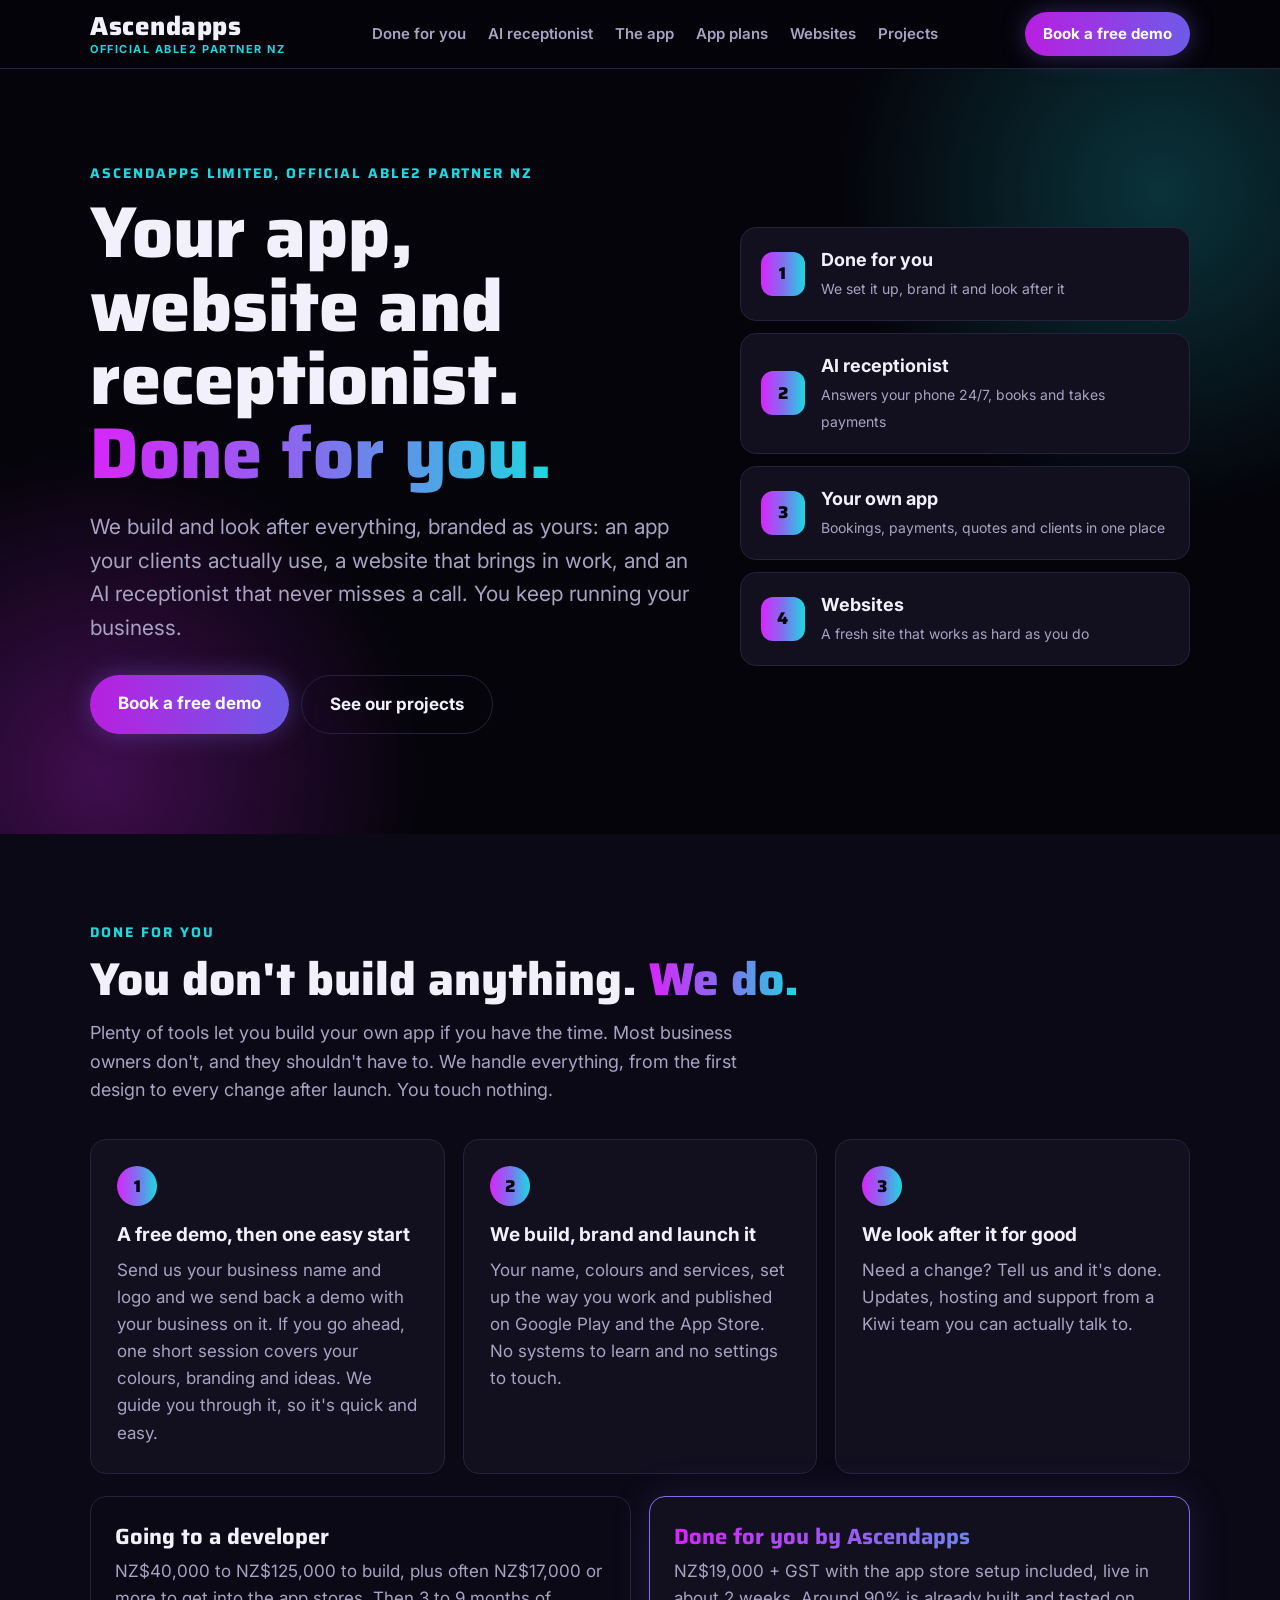
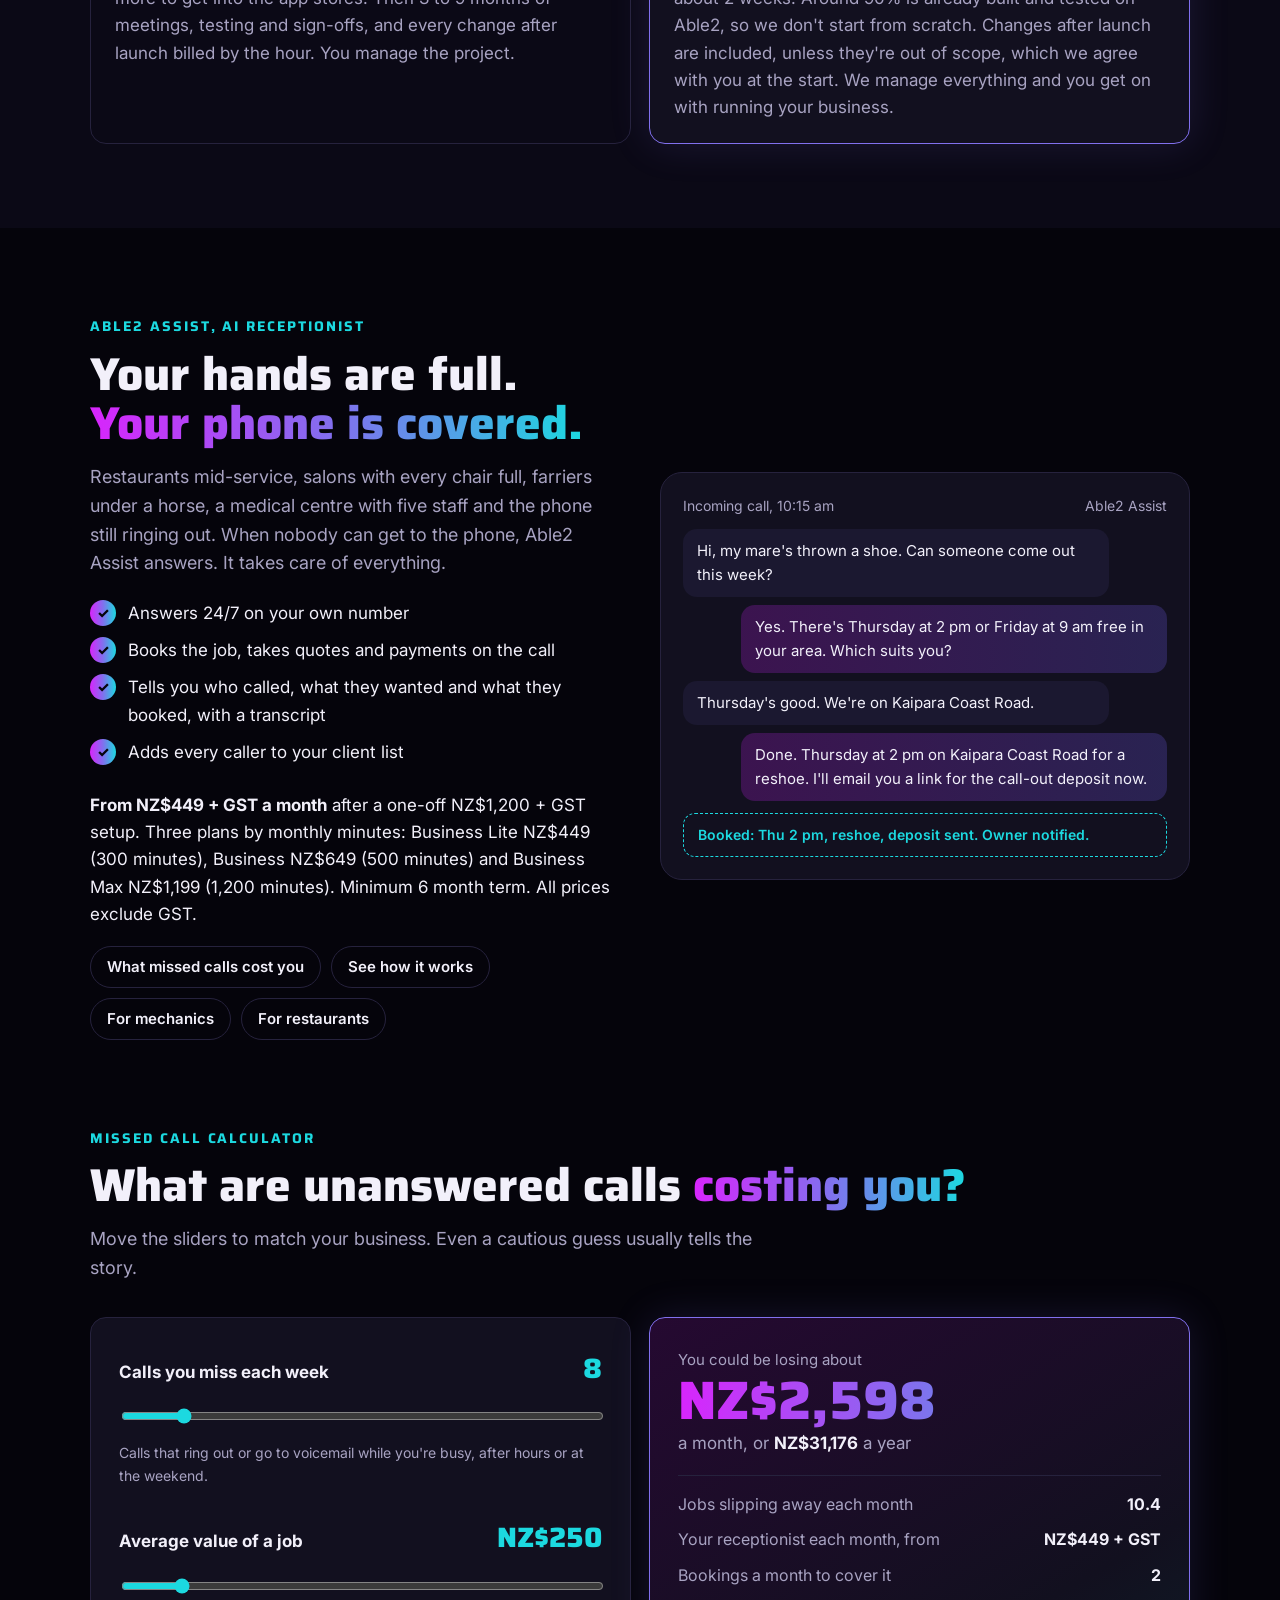
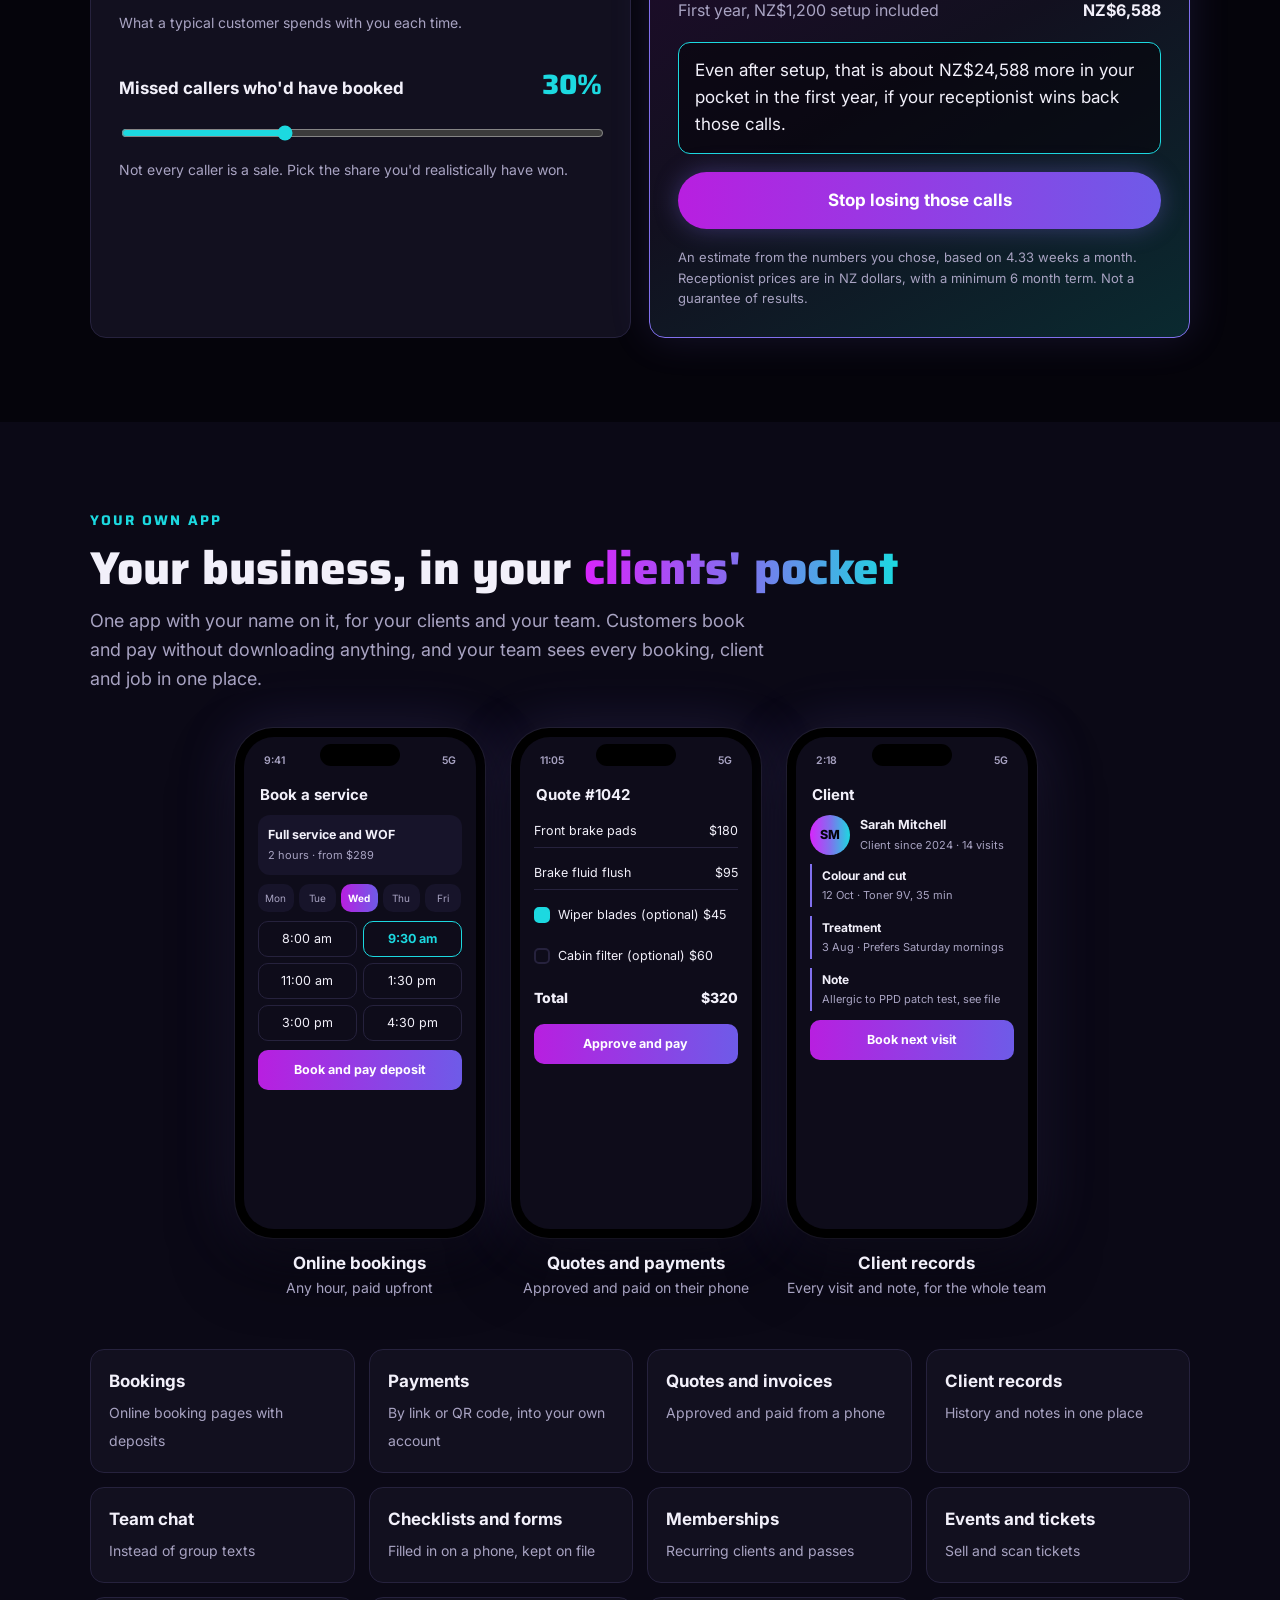
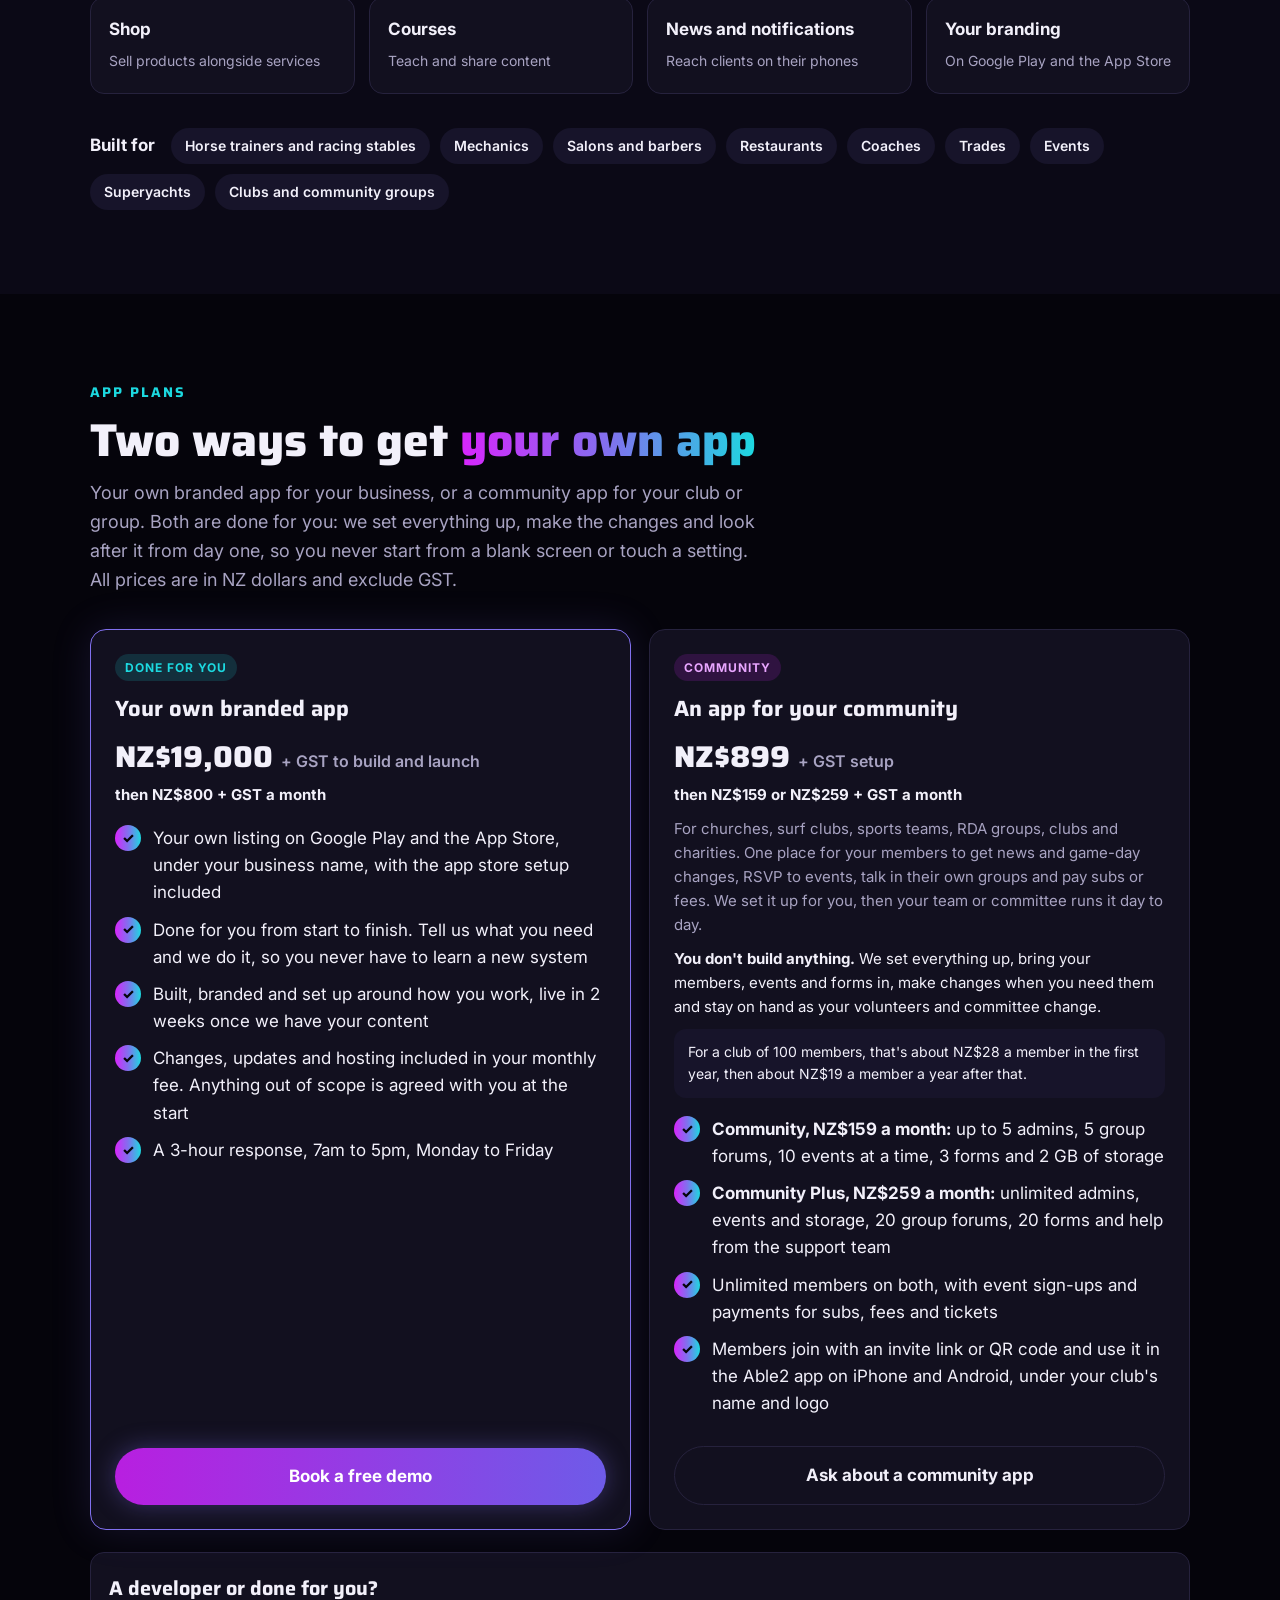
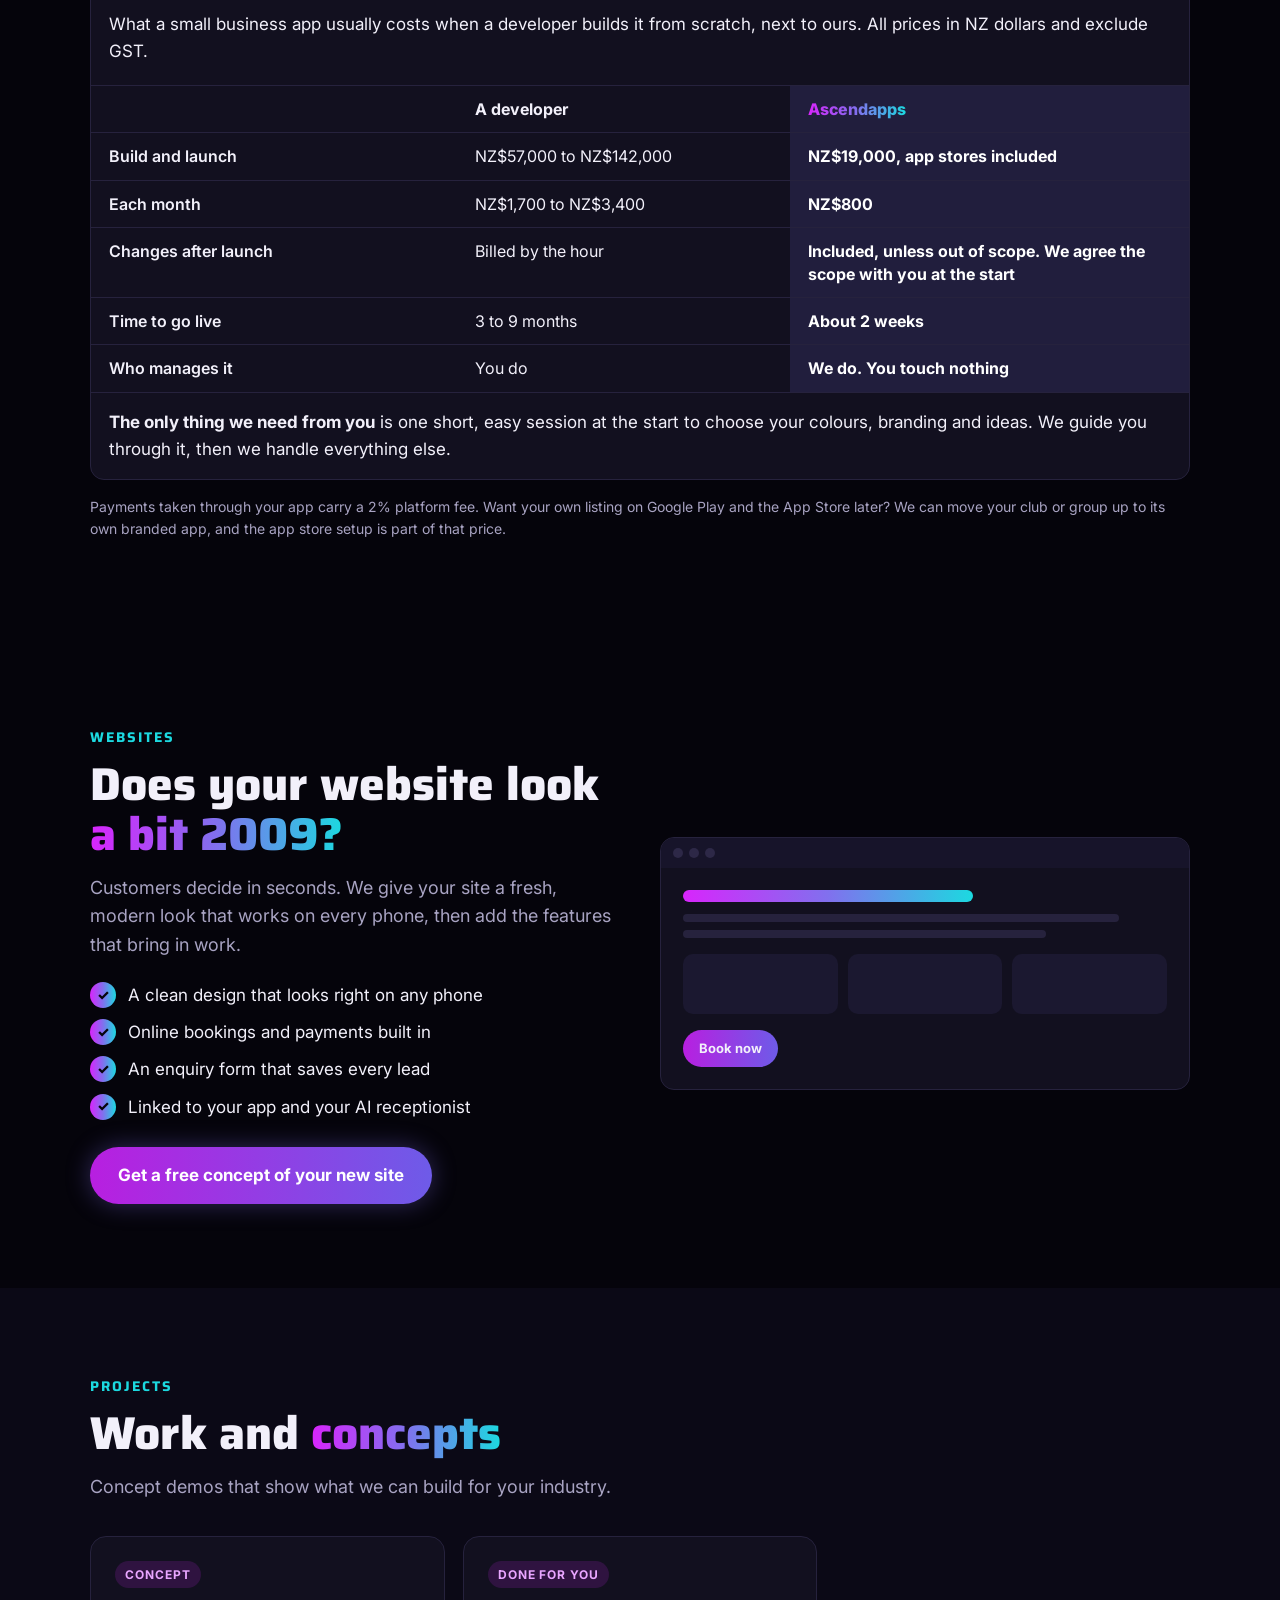
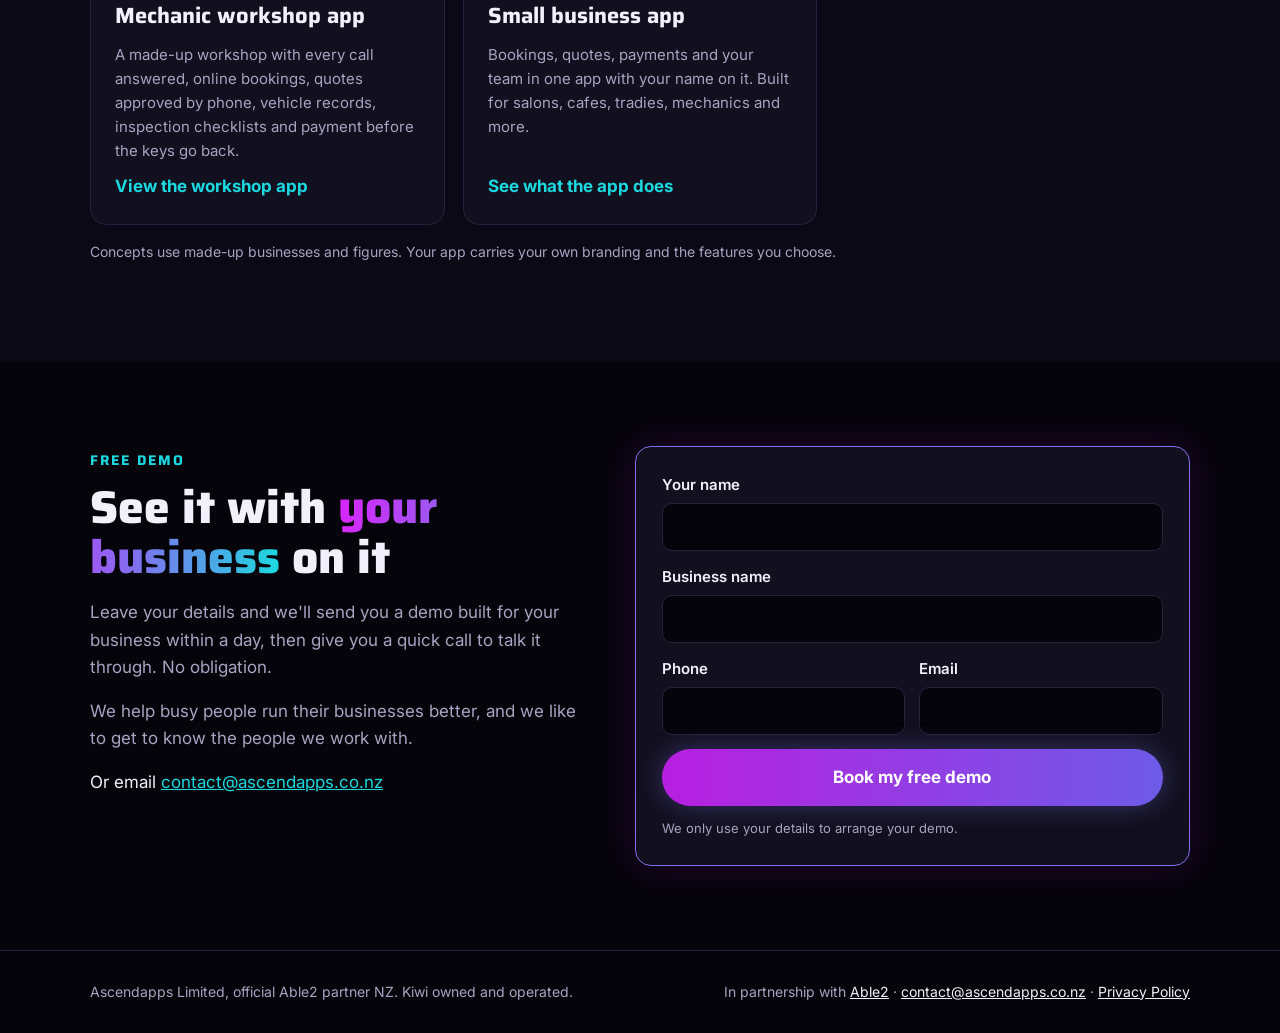
<file: index.html>
<!DOCTYPE html>
<html lang="en-NZ">
<head>
<meta charset="utf-8">
<meta name="viewport" content="width=device-width, initial-scale=1">
<title>Ascendapps | Done-for-you apps, websites and AI receptionists</title>
<meta name="description" content="Ascendapps Limited, official Able2 partner NZ. We build and look after apps, websites and AI receptionists for Kiwi businesses, branded as yours and done for you.">
<link rel="preconnect" href="https://fonts.googleapis.com">
<link rel="preconnect" href="https://fonts.gstatic.com" crossorigin>
<link href="https://fonts.googleapis.com/css2?family=Inter:wght@400;500;600;700&family=Saira:wght@700;800&display=swap" rel="stylesheet">
<script>window.SH_CONFIG = { site: "able2nz" };</script>
<script src="https://simple-host.app/auth.js"></script>
<style>
:root { --bg:#05040B; --bg2:#0B0916; --card:#12101F; --line:#26223D; --text:#F2F0FA; --muted:#A8A3C2; --mag:#D825FC; --vio:#8170EE; --blue:#58BDF9; --cyan:#1CD9E0; --grad:linear-gradient(90deg,#D825FC 0%,#8170EE 50%,#1CD9E0 100%); --btn:linear-gradient(90deg,#B81FE0 0%,#6E5BE8 100%); --r:16px; }
* { box-sizing:border-box; }
html { scroll-behavior:smooth; }
body { margin:0; font-family:"Inter",system-ui,sans-serif; font-size:17px; line-height:1.6; color:var(--text); background:var(--bg); }
a { color:var(--cyan); }
.wrap { max-width:1140px; margin:0 auto; padding:0 20px; }
h1,h2,h3,.k,.saira { font-family:"Saira","Inter",sans-serif; }
.g { background:var(--grad); -webkit-background-clip:text; background-clip:text; color:transparent; }
.k { display:inline-block; font-weight:700; font-size:14px; letter-spacing:.14em; text-transform:uppercase; color:var(--cyan); margin-bottom:12px; }
h2 { font-weight:800; font-size:clamp(30px,4.2vw,46px); line-height:1.08; margin:0 0 14px; }
.lead { color:var(--muted); font-size:18px; max-width:680px; margin:0 0 34px; }
section { padding:84px 0; }
section.alt { background:var(--bg2); }
.btn { display:inline-block; background:var(--btn); color:#fff; font-weight:700; text-decoration:none; padding:15px 28px; border-radius:999px; border:0; font:inherit; font-weight:700; cursor:pointer; box-shadow:0 0 24px rgba(129,112,238,.35); }
.btn.ghost { background:transparent; border:1px solid var(--line); box-shadow:none; color:var(--text); }
.top { position:sticky; top:0; z-index:20; background:rgba(5,4,11,.86); backdrop-filter:blur(10px); border-bottom:1px solid var(--line); }
.top .wrap { display:flex; align-items:center; justify-content:space-between; gap:16px; height:68px; }
.brand { display:flex; align-items:center; gap:4px; text-decoration:none; }
.brand img { width:46px; height:42px; }
.brand b { font-family:"Saira","Inter",sans-serif; font-weight:800; font-size:26px; letter-spacing:2px; }
nav.links { display:flex; gap:22px; }
nav.links a { color:var(--muted); text-decoration:none; font-size:15px; font-weight:600; }
nav.links a:hover { color:var(--text); }
.top .btn { padding:10px 18px; font-size:15px; }
.hero { position:relative; overflow:hidden; padding:90px 0 100px; }
.hero::before { content:""; position:absolute; left:-220px; bottom:-260px; width:640px; height:640px; border-radius:50%; background:radial-gradient(closest-side,rgba(216,37,252,.28),transparent); }
.hero::after { content:""; position:absolute; right:-200px; top:-200px; width:640px; height:640px; border-radius:50%; background:radial-gradient(closest-side,rgba(28,217,224,.22),transparent); }
.hero .wrap { position:relative; z-index:1; display:grid; grid-template-columns:1.15fr .85fr; gap:40px; align-items:center; }
.hero h1 { font-weight:800; font-size:clamp(40px,6vw,72px); line-height:1.02; margin:0 0 20px; }
.hero p { color:var(--muted); font-size:clamp(18px,2vw,21px); margin:0 0 30px; max-width:600px; }
.ctas { display:flex; gap:12px; flex-wrap:wrap; }
.offer { display:flex; flex-direction:column; gap:12px; }
.offer a { display:flex; gap:16px; align-items:center; background:var(--card); border:1px solid var(--line); border-radius:var(--r); padding:18px 20px; text-decoration:none; color:var(--text); }
.offer a:hover { border-color:var(--vio); }
.offer i { width:44px; height:44px; border-radius:12px; background:var(--grad); color:#05040B; display:flex; align-items:center; justify-content:center; font-style:normal; font-weight:800; font-family:"Saira","Inter",sans-serif; flex:0 0 auto; }
.offer b { display:block; font-size:18px; }
.offer span { color:var(--muted); font-size:14px; }
.steps { display:grid; grid-template-columns:repeat(3,1fr); gap:18px; counter-reset:s; }
.steps div { background:var(--card); border:1px solid var(--line); border-radius:var(--r); padding:26px; }
.steps div::before { counter-increment:s; content:counter(s); display:inline-flex; width:40px; height:40px; border-radius:50%; background:var(--grad); color:#05040B; font-weight:800; font-family:"Saira","Inter",sans-serif; align-items:center; justify-content:center; margin-bottom:14px; }
.steps b { display:block; font-size:19px; margin-bottom:6px; }
.steps p { margin:0; color:var(--muted); }
.compare { margin-top:22px; display:grid; grid-template-columns:1fr 1fr; gap:18px; }
.compare div { border-radius:var(--r); padding:22px 24px; border:1px solid var(--line); }
.compare .us { border-color:var(--vio); background:var(--card); box-shadow:0 0 40px rgba(129,112,238,.15); }
.compare b { display:block; font-family:"Saira","Inter",sans-serif; font-size:22px; margin-bottom:4px; }
.compare p { margin:0; color:var(--muted); }
.assist { display:grid; grid-template-columns:1fr 1fr; gap:40px; align-items:center; }
.call { background:var(--card); border:1px solid var(--line); border-radius:22px; padding:22px; }
.call .who { display:flex; justify-content:space-between; font-size:14px; color:var(--muted); margin-bottom:12px; }
.bubble { border-radius:14px; padding:10px 14px; margin:8px 0; max-width:88%; font-size:15px; }
.bubble.c { background:#1B1830; }
.bubble.a { background:linear-gradient(90deg,rgba(184,31,224,.25),rgba(110,91,232,.25)); margin-left:auto; }
.booked { margin-top:12px; border:1px dashed var(--cyan); border-radius:12px; padding:10px 14px; font-size:14px; color:var(--cyan); font-weight:600; }
ul.ticks { list-style:none; padding:0; margin:0 0 26px; display:grid; gap:10px; }
ul.ticks li { display:flex; gap:12px; }
ul.ticks li::before { content:"\2713"; flex:0 0 26px; height:26px; border-radius:50%; background:var(--grad); color:#05040B; font-weight:800; display:flex; align-items:center; justify-content:center; font-size:14px; }
.pills { display:flex; gap:10px; flex-wrap:wrap; }
.pills a { border:1px solid var(--line); border-radius:999px; padding:8px 16px; text-decoration:none; color:var(--text); font-weight:600; font-size:15px; }
.pills a:hover { border-color:var(--cyan); }
.phones { display:flex; gap:26px; justify-content:center; flex-wrap:wrap; margin:10px 0 50px; }
.phone { width:250px; height:510px; border-radius:38px; background:#000; padding:9px; box-shadow:0 30px 60px rgba(0,0,0,.5),0 0 0 1px rgba(255,255,255,.07),0 0 60px rgba(129,112,238,.18); }
.scr { width:100%; height:100%; border-radius:30px; background:#0E0C1A; overflow:hidden; display:flex; flex-direction:column; font-size:12.5px; position:relative; }
.notch { position:absolute; top:7px; left:50%; transform:translateX(-50%); width:80px; height:22px; border-radius:12px; background:#000; }
.sb { height:36px; display:flex; justify-content:space-between; align-items:flex-end; padding:0 20px 3px; font-size:10.5px; font-weight:600; color:var(--muted); }
.st { padding:10px 16px 8px; font-weight:700; font-size:15px; }
.sbody { padding:0 14px 14px; display:flex; flex-direction:column; gap:9px; }
.days { display:grid; grid-template-columns:repeat(5,1fr); gap:5px; text-align:center; font-size:10px; color:var(--muted); }
.days span { padding:6px 0; border-radius:10px; background:#17142A; }
.days span.on { background:var(--btn); color:#fff; font-weight:700; }
.slots { display:grid; grid-template-columns:1fr 1fr; gap:6px; }
.slots span { border:1px solid var(--line); border-radius:10px; padding:7px; text-align:center; }
.slots span.on { border-color:var(--cyan); color:var(--cyan); font-weight:700; }
.svc { background:#17142A; border-radius:12px; padding:10px; }
.svc b { display:block; }
.svc span { color:var(--muted); font-size:11px; }
.sbtn { background:var(--btn); border-radius:10px; padding:10px; text-align:center; font-weight:700; color:#fff; }
.qline { display:flex; justify-content:space-between; padding:6px 0; border-bottom:1px solid var(--line); }
.qline.tot { font-weight:800; border:0; font-size:14px; }
.chk { display:flex; gap:8px; align-items:center; padding:6px 0; }
.chk i { width:16px; height:16px; border-radius:5px; border:2px solid var(--line); flex:0 0 auto; }
.chk i.on { background:var(--cyan); border-color:var(--cyan); }
.prof { display:flex; gap:10px; align-items:center; }
.av { width:40px; height:40px; border-radius:50%; background:var(--grad); color:#05040B; display:flex; align-items:center; justify-content:center; font-weight:800; }
.hist { border-left:2px solid var(--vio); padding:2px 0 2px 10px; }
.hist b { display:block; font-size:12px; }
.hist span { color:var(--muted); font-size:11px; }
.cap { text-align:center; margin-top:12px; font-weight:700; }
.cap span { display:block; font-weight:400; color:var(--muted); font-size:14px; }
.feat { display:grid; grid-template-columns:repeat(4,1fr); gap:14px; }
.feat div { background:var(--card); border:1px solid var(--line); border-radius:14px; padding:18px; }
.feat b { display:block; margin-bottom:4px; }
.feat span { color:var(--muted); font-size:14px; }
.ind { margin-top:34px; display:flex; gap:10px; flex-wrap:wrap; align-items:center; }
.ind b { margin-right:6px; }
.ind span { background:#17142A; border-radius:999px; padding:7px 14px; font-size:14px; font-weight:600; }
.web { display:grid; grid-template-columns:1fr 1fr; gap:40px; align-items:center; }
.browser { border-radius:14px; border:1px solid var(--line); overflow:hidden; background:var(--card); }
.browser .barx { display:flex; gap:6px; padding:10px 12px; background:#17142A; }
.browser .barx i { width:10px; height:10px; border-radius:50%; background:#2D2847; }
.bw { padding:22px; }
.bw .hd { height:12px; width:60%; border-radius:6px; background:var(--grad); margin-bottom:12px; }
.bw .ln { height:8px; border-radius:4px; background:#26223D; margin:8px 0; }
.bw .row { display:grid; grid-template-columns:1fr 1fr 1fr; gap:10px; margin-top:16px; }
.bw .row div { height:60px; border-radius:10px; background:#1B1830; }
.bw .cta { display:inline-block; margin-top:16px; padding:8px 16px; border-radius:999px; background:var(--btn); font-size:13px; font-weight:700; }
.proj { display:grid; grid-template-columns:repeat(3,1fr); gap:18px; }
.card { background:var(--card); border:1px solid var(--line); border-radius:var(--r); padding:24px; display:flex; flex-direction:column; gap:10px; }
.tag { align-self:flex-start; font-size:12px; font-weight:700; letter-spacing:.08em; text-transform:uppercase; padding:4px 10px; border-radius:999px; }
.tag.live { background:rgba(28,217,224,.15); color:var(--cyan); }
.tag.concept { background:rgba(216,37,252,.15); color:#E9A6FF; }
.card h3 { margin:0; font-size:22px; }
.card p { margin:0; color:var(--muted); font-size:15px; }
.card a.more { margin-top:auto; font-weight:700; text-decoration:none; }
.note { color:var(--muted); font-size:14px; margin-top:16px; }
.book .wrap { display:grid; grid-template-columns:1fr 1.1fr; gap:40px; align-items:start; }
.book p { color:var(--muted); }
form.demo { background:var(--card); border:1px solid var(--vio); border-radius:var(--r); padding:26px; box-shadow:0 0 40px rgba(216,37,252,.15); }
form.demo label { display:block; font-weight:600; font-size:15px; margin-bottom:14px; }
form.demo input { display:block; width:100%; margin-top:6px; font:inherit; padding:11px 12px; border:1px solid var(--line); border-radius:10px; background:var(--bg); color:var(--text); }
form.demo input:focus { outline:2px solid var(--cyan); border-color:var(--cyan); }
form.demo .two { display:grid; grid-template-columns:1fr 1fr; gap:14px; }
form.demo .btn { width:100%; }
form.demo .fine { font-size:13px; color:var(--muted); margin:12px 0 0; }
#status { display:block; margin-top:12px; font-weight:600; }
#status.ok { color:var(--cyan); }
#status.err { color:#FF6B8B; }
footer { border-top:1px solid var(--line); padding:30px 0; color:var(--muted); font-size:14px; }
footer .wrap { display:flex; justify-content:space-between; gap:16px; flex-wrap:wrap; }
footer a { color:var(--text); }
@media (max-width:900px) {
  nav.links { display:none; }
  .hero .wrap, .assist, .web, .book .wrap, .compare { grid-template-columns:1fr; }
  .steps, .proj { grid-template-columns:1fr; }
  .feat { grid-template-columns:1fr 1fr; }
  section { padding:60px 0; }
  .hero { padding:56px 0 64px; }
}
@media (max-width:520px) { .feat { grid-template-columns:1fr; } form.demo .two { grid-template-columns:1fr; } .top .btn { display:none; } }
.brand.wm{display:flex;flex-direction:column;align-items:flex-start;gap:0;line-height:1;text-decoration:none}.brand.wm b{font-family:"Saira","Inter",sans-serif;font-weight:800;font-size:26px;letter-spacing:.5px;color:#F2F0FA}.brand.wm small{font-family:"Inter",sans-serif;font-size:11px;font-weight:700;letter-spacing:.14em;text-transform:uppercase;color:#1CD9E0;margin-top:5px}
</style>
</head>
<body>

<header class="top">
  <div class="wrap">
    <a class="brand wm" href="./"><b>Ascendapps</b><small>Official Able2 partner NZ</small></a>
    <nav class="links"><a href="#done">Done for you</a><a href="#assist">AI receptionist</a><a href="#app">The app</a><a href="#plans">App plans</a><a href="#websites">Websites</a><a href="#projects">Projects</a></nav>
    <a class="btn" href="#book">Book a free demo</a>
  </div>
</header>

<div class="hero">
  <div class="wrap">
    <div>
      <span class="k">Ascendapps Limited, official Able2 partner NZ</span>
      <h1>Your app, website and receptionist. <span class="g">Done for you.</span></h1>
      <p>We build and look after everything, branded as yours: an app your clients actually use, a website that brings in work, and an AI receptionist that never misses a call. You keep running your business.</p>
      <div class="ctas"><a class="btn" href="#book">Book a free demo</a><a class="btn ghost" href="#projects">See our projects</a></div>
    </div>
    <div class="offer">
      <a href="#done"><i>1</i><div><b>Done for you</b><span>We set it up, brand it and look after it</span></div></a>
      <a href="#assist"><i>2</i><div><b>AI receptionist</b><span>Answers your phone 24/7, books and takes payments</span></div></a>
      <a href="#app"><i>3</i><div><b>Your own app</b><span>Bookings, payments, quotes and clients in one place</span></div></a>
      <a href="#websites"><i>4</i><div><b>Websites</b><span>A fresh site that works as hard as you do</span></div></a>
    </div>
  </div>
</div>

<section class="alt" id="done">
  <div class="wrap">
    <span class="k">Done for you</span>
    <h2>You don't build anything. <span class="g">We do.</span></h2>
    <p class="lead">Plenty of tools let you build your own app if you have the time. Most business owners don't, and they shouldn't have to. We handle everything, from the first design to every change after launch. You touch nothing.</p>
    <div class="steps">
      <div><b>A free demo, then one easy start</b><p>Send us your business name and logo and we send back a demo with your business on it. If you go ahead, one short session covers your colours, branding and ideas. We guide you through it, so it's quick and easy.</p></div>
      <div><b>We build, brand and launch it</b><p>Your name, colours and services, set up the way you work and published on Google Play and the App Store. No systems to learn and no settings to touch.</p></div>
      <div><b>We look after it for good</b><p>Need a change? Tell us and it's done. Updates, hosting and support from a Kiwi team you can actually talk to.</p></div>
    </div>
    <div class="compare">
      <div><b>Going to a developer</b><p>NZ$40,000 to NZ$125,000 to build, plus often NZ$17,000 or more to get into the app stores. Then 3 to 9 months of meetings, testing and sign-offs, and every change after launch billed by the hour. You manage the project.</p></div>
      <div class="us"><b class="g">Done for you by Ascendapps</b><p>NZ$19,000 + GST with the app store setup included, live in about 2 weeks. Around 90% is already built and tested on Able2, so we don't start from scratch. Changes after launch are included, unless they're out of scope, which we agree with you at the start. We manage everything and you get on with running your business.</p></div>
    </div>
  </div>
</section>

<section id="assist">
  <div class="wrap assist">
    <div>
      <span class="k">Able2 Assist, AI receptionist</span>
      <h2>Your hands are full. <span class="g">Your phone is covered.</span></h2>
      <p class="lead" style="margin-bottom:22px">Restaurants mid-service, salons with every chair full, farriers under a horse, a medical centre with five staff and the phone still ringing out. When nobody can get to the phone, Able2 Assist answers. It takes care of everything.</p>
      <ul class="ticks">
        <li>Answers 24/7 on your own number</li>
        <li>Books the job, takes quotes and payments on the call</li>
        <li>Tells you who called, what they wanted and what they booked, with a transcript</li>
        <li>Adds every caller to your client list</li>
      </ul>
      <p style="margin:0 0 18px;color:var(--text)"><b>From NZ$449 + GST a month</b> after a one-off NZ$1,200 + GST setup. Three plans by monthly minutes: Business Lite NZ$449 (300 minutes), Business NZ$649 (500 minutes) and Business Max NZ$1,199 (1,200 minutes). Minimum 6 month term. All prices exclude GST.</p>
      <div class="pills"><a href="#calculator">What missed calls cost you</a><a href="assist/">See how it works</a><a href="mechanics/">For mechanics</a><a href="restaurants/">For restaurants</a></div>
    </div>
    <div class="call">
      <div class="who"><span>Incoming call, 10:15 am</span><span>Able2 Assist</span></div>
      <div class="bubble c">Hi, my mare's thrown a shoe. Can someone come out this week?</div>
      <div class="bubble a">Yes. There's Thursday at 2 pm or Friday at 9 am free in your area. Which suits you?</div>
      <div class="bubble c">Thursday's good. We're on Kaipara Coast Road.</div>
      <div class="bubble a">Done. Thursday at 2 pm on Kaipara Coast Road for a reshoe. I'll email you a link for the call-out deposit now.</div>
      <div class="booked">Booked: Thu 2 pm, reshoe, deposit sent. Owner notified.</div>
    </div>
  </div>
</section>

<section id="calculator" style="padding-top:0">
  <div class="wrap">
    <span class="k">Missed call calculator</span>
    <h2>What are unanswered calls <span class="g">costing you?</span></h2>
    <p class="lead">Move the sliders to match your business. Even a cautious guess usually tells the story.</p>
    <div style="display:grid;grid-template-columns:repeat(auto-fit,minmax(320px,1fr));gap:18px">
      <div style="background:var(--card);border:1px solid var(--line);border-radius:var(--r);padding:28px;display:flex;flex-direction:column;gap:28px">
        <div style="display:flex;flex-direction:column;gap:8px"><div style="display:flex;justify-content:space-between;align-items:baseline;gap:12px"><label for="hc-missed" style="font-weight:700">Calls you miss each week</label><span id="hc-missed-out" class="saira" style="font-weight:800;font-size:28px;color:var(--cyan)">8</span></div><input id="hc-missed" type="range" min="1" max="60" step="1" value="8" style="width:100%;height:32px;accent-color:#1CD9E0;cursor:pointer"><span style="color:var(--muted);font-size:14px">Calls that ring out or go to voicemail while you're busy, after hours or at the weekend.</span></div>
        <div style="display:flex;flex-direction:column;gap:8px"><div style="display:flex;justify-content:space-between;align-items:baseline;gap:12px"><label for="hc-value" style="font-weight:700">Average value of a job</label><span id="hc-value-out" class="saira" style="font-weight:800;font-size:28px;color:var(--cyan)">NZ$250</span></div><input id="hc-value" type="range" min="25" max="2000" step="25" value="250" style="width:100%;height:32px;accent-color:#1CD9E0;cursor:pointer"><span style="color:var(--muted);font-size:14px">What a typical customer spends with you each time.</span></div>
        <div style="display:flex;flex-direction:column;gap:8px"><div style="display:flex;justify-content:space-between;align-items:baseline;gap:12px"><label for="hc-share" style="font-weight:700">Missed callers who'd have booked</label><span id="hc-share-out" class="saira" style="font-weight:800;font-size:28px;color:var(--cyan)">30%</span></div><input id="hc-share" type="range" min="5" max="80" step="5" value="30" style="width:100%;height:32px;accent-color:#1CD9E0;cursor:pointer"><span style="color:var(--muted);font-size:14px">Not every caller is a sale. Pick the share you'd realistically have won.</span></div>
      </div>
      <div style="background:linear-gradient(150deg,#250931 0%,#12101F 55%,#0A2A30 100%);border:1px solid var(--vio);border-radius:var(--r);padding:28px;display:flex;flex-direction:column;gap:18px;box-shadow:0 0 40px rgba(129,112,238,.15)">
        <div><span style="color:var(--muted);font-size:15px">You could be losing about</span><div id="hc-month" class="g saira" style="font-weight:800;font-size:54px;line-height:1.05">NZ$0</div><span style="color:var(--muted)">a month, or <strong id="hc-year" style="color:var(--text)">NZ$0</strong> a year</span></div>
        <div style="display:flex;flex-direction:column;gap:10px;padding-top:16px;border-top:1px solid var(--line);font-size:16px">
          <div style="display:flex;justify-content:space-between;gap:12px"><span style="color:var(--muted)">Jobs slipping away each month</span><strong id="hc-jobs">0</strong></div>
          <div style="display:flex;justify-content:space-between;gap:12px"><span style="color:var(--muted)">Your receptionist each month, from</span><strong>NZ$449 + GST</strong></div>
          <div style="display:flex;justify-content:space-between;gap:12px"><span style="color:var(--muted)">Bookings a month to cover it</span><strong id="hc-break">0</strong></div>
          <div style="display:flex;justify-content:space-between;gap:12px"><span style="color:var(--muted)">First year, NZ$1,200 setup included</span><strong id="hc-yearcost">NZ$0</strong></div>
        </div>
        <div id="hc-verdict" style="border:1px solid var(--cyan);border-radius:12px;padding:14px 16px;background:rgba(5,4,11,.6)"></div>
        <a class="btn" href="#book" style="text-align:center">Stop losing those calls</a>
        <span style="color:var(--muted);font-size:13px">An estimate from the numbers you chose, based on 4.33 weeks a month. Receptionist prices are in NZ dollars, with a minimum 6 month term. Not a guarantee of results.</span>
      </div>
    </div>
  </div>
</section>
<script>
(function(){
  var SETUP=1200, MONTHLY=449;
  var money=function(n){return 'NZ$'+Math.round(n).toLocaleString('en-NZ');};
  var $=function(id){return document.getElementById(id);};
  var m=$('hc-missed'), v=$('hc-value'), s=$('hc-share');
  if(!m) return;
  function upd(){
    var jobs=(+m.value)*4.33*((+s.value)/100), lostM=jobs*(+v.value), lostY=lostM*12, cost=SETUP+MONTHLY*12, be=(+v.value)>0?Math.ceil(MONTHLY/(+v.value)):0;
    $('hc-missed-out').textContent=m.value; $('hc-value-out').textContent=money(+v.value); $('hc-share-out').textContent=s.value+'%';
    $('hc-month').textContent=money(lostM); $('hc-year').textContent=money(lostY); $('hc-jobs').textContent=Math.round(jobs*10)/10; $('hc-break').textContent=be; $('hc-yearcost').textContent=money(cost);
    $('hc-verdict').textContent= lostY>cost ? 'Even after setup, that is about '+money(lostY-cost)+' more in your pocket in the first year, if your receptionist wins back those calls.' : 'Win back just '+be+(be===1?' booking':' bookings')+' a month and your receptionist covers its monthly cost.';
  }
  [m,v,s].forEach(function(el){el.addEventListener('input',upd);});
  upd();
})();
</script>

<section class="alt" id="app">
  <div class="wrap">
    <span class="k">Your own app</span>
    <h2>Your business, in your <span class="g">clients' pocket</span></h2>
    <p class="lead">One app with your name on it, for your clients and your team. Customers book and pay without downloading anything, and your team sees every booking, client and job in one place.</p>
    <div class="phones">
      <div>
        <div class="phone"><div class="scr"><div class="notch"></div><div class="sb"><span>9:41</span><span>5G</span></div>
          <div class="st">Book a service</div>
          <div class="sbody">
            <div class="svc"><b>Full service and WOF</b><span>2 hours &middot; from $289</span></div>
            <div class="days"><span>Mon</span><span>Tue</span><span class="on">Wed</span><span>Thu</span><span>Fri</span></div>
            <div class="slots"><span>8:00 am</span><span class="on">9:30 am</span><span>11:00 am</span><span>1:30 pm</span><span>3:00 pm</span><span>4:30 pm</span></div>
            <div class="sbtn">Book and pay deposit</div>
          </div>
        </div></div>
        <div class="cap">Online bookings<span>Any hour, paid upfront</span></div>
      </div>
      <div>
        <div class="phone"><div class="scr"><div class="notch"></div><div class="sb"><span>11:05</span><span>5G</span></div>
          <div class="st">Quote #1042</div>
          <div class="sbody">
            <div class="qline"><span>Front brake pads</span><span>$180</span></div>
            <div class="qline"><span>Brake fluid flush</span><span>$95</span></div>
            <div class="chk"><i class="on"></i><span>Wiper blades (optional) $45</span></div>
            <div class="chk"><i></i><span>Cabin filter (optional) $60</span></div>
            <div class="qline tot"><span>Total</span><span>$320</span></div>
            <div class="sbtn">Approve and pay</div>
          </div>
        </div></div>
        <div class="cap">Quotes and payments<span>Approved and paid on their phone</span></div>
      </div>
      <div>
        <div class="phone"><div class="scr"><div class="notch"></div><div class="sb"><span>2:18</span><span>5G</span></div>
          <div class="st">Client</div>
          <div class="sbody">
            <div class="prof"><span class="av">SM</span><div><b>Sarah Mitchell</b><br><span style="color:var(--muted);font-size:11px">Client since 2024 &middot; 14 visits</span></div></div>
            <div class="hist"><b>Colour and cut</b><span>12 Oct &middot; Toner 9V, 35 min</span></div>
            <div class="hist"><b>Treatment</b><span>3 Aug &middot; Prefers Saturday mornings</span></div>
            <div class="hist"><b>Note</b><span>Allergic to PPD patch test, see file</span></div>
            <div class="sbtn">Book next visit</div>
          </div>
        </div></div>
        <div class="cap">Client records<span>Every visit and note, for the whole team</span></div>
      </div>
    </div>
    <div class="feat">
      <div><b>Bookings</b><span>Online booking pages with deposits</span></div>
      <div><b>Payments</b><span>By link or QR code, into your own account</span></div>
      <div><b>Quotes and invoices</b><span>Approved and paid from a phone</span></div>
      <div><b>Client records</b><span>History and notes in one place</span></div>
      <div><b>Team chat</b><span>Instead of group texts</span></div>
      <div><b>Checklists and forms</b><span>Filled in on a phone, kept on file</span></div>
      <div><b>Memberships</b><span>Recurring clients and passes</span></div>
      <div><b>Events and tickets</b><span>Sell and scan tickets</span></div>
      <div><b>Shop</b><span>Sell products alongside services</span></div>
      <div><b>Courses</b><span>Teach and share content</span></div>
      <div><b>News and notifications</b><span>Reach clients on their phones</span></div>
      <div><b>Your branding</b><span>On Google Play and the App Store</span></div>
    </div>
    <div class="ind"><b>Built for</b><span>Horse trainers and racing stables</span><span>Mechanics</span><span>Salons and barbers</span><span>Restaurants</span><span>Coaches</span><span>Trades</span><span>Events</span><span>Superyachts</span><span>Clubs and community groups</span></div>
  </div>
</section>

<section id="plans">
  <div class="wrap">
    <span class="k">App plans</span>
    <h2>Two ways to get <span class="g">your own app</span></h2>
    <p class="lead">Your own branded app for your business, or a community app for your club or group. Both are done for you: we set everything up, make the changes and look after it from day one, so you never start from a blank screen or touch a setting. All prices are in NZ dollars and exclude GST.</p>
    <div style="display:grid;grid-template-columns:repeat(auto-fit,minmax(300px,1fr));gap:18px">
      <div class="card" style="border-color:var(--vio);box-shadow:0 0 40px rgba(129,112,238,.15)">
        <span class="tag live">Done for you</span>
        <h3>Your own branded app</h3>
        <p style="color:var(--text);font-family:'Saira','Inter',sans-serif;font-size:30px;font-weight:800;line-height:1.1;margin:4px 0 0">NZ$19,000 <span style="font-family:'Inter',sans-serif;font-size:16px;font-weight:600;color:var(--muted)">+ GST to build and launch</span></p>
        <p style="color:var(--text);font-weight:700">then NZ$800 + GST a month</p>
        <ul class="ticks" style="margin:8px 0 18px">
          <li>Your own listing on Google Play and the App Store, under your business name, with the app store setup included</li>
          <li>Done for you from start to finish. Tell us what you need and we do it, so you never have to learn a new system</li>
          <li>Built, branded and set up around how you work, live in 2 weeks once we have your content</li>
          <li>Changes, updates and hosting included in your monthly fee. Anything out of scope is agreed with you at the start</li>
          <li>A 3-hour response, 7am to 5pm, Monday to Friday</li>
        </ul>
        <a class="btn" href="#book" style="margin-top:auto;text-align:center">Book a free demo</a>
      </div>
      <div class="card">
        <span class="tag concept">Community</span>
        <h3>An app for your community</h3>
        <p style="color:var(--text);font-family:'Saira','Inter',sans-serif;font-size:30px;font-weight:800;line-height:1.1;margin:4px 0 0">NZ$899 <span style="font-family:'Inter',sans-serif;font-size:16px;font-weight:600;color:var(--muted)">+ GST setup</span></p>
        <p style="color:var(--text);font-weight:700">then NZ$159 or NZ$259 + GST a month</p>
        <p>For churches, surf clubs, sports teams, RDA groups, clubs and charities. One place for your members to get news and game-day changes, RSVP to events, talk in their own groups and pay subs or fees. We set it up for you, then your team or committee runs it day to day.</p>
        <p style="color:var(--text)"><b>You don't build anything.</b> We set everything up, bring your members, events and forms in, make changes when you need them and stay on hand as your volunteers and committee change.</p>
        <p style="color:var(--text);background:#17142A;border-radius:12px;padding:12px 14px;font-size:14px">For a club of 100 members, that's about NZ$28 a member in the first year, then about NZ$19 a member a year after that.</p>
        <ul class="ticks" style="margin:8px 0 18px">
          <li><span><b>Community, NZ$159 a month:</b> up to 5 admins, 5 group forums, 10 events at a time, 3 forms and 2 GB of storage</span></li>
          <li><span><b>Community Plus, NZ$259 a month:</b> unlimited admins, events and storage, 20 group forums, 20 forms and help from the support team</span></li>
          <li>Unlimited members on both, with event sign-ups and payments for subs, fees and tickets</li>
          <li>Members join with an invite link or QR code and use it in the Able2 app on iPhone and Android, under your club's name and logo</li>
        </ul>
        <a class="btn ghost" href="#book" style="margin-top:auto;text-align:center">Ask about a community app</a>
      </div>
    </div>
    <div style="margin-top:22px;border:1px solid var(--line);border-radius:14px;overflow:hidden;background:var(--card)">
      <div style="padding:20px 18px 6px"><h3 style="margin:0 0 6px">A developer or done for you?</h3><p style="margin:0 0 14px;color:var(--text)">What a small business app usually costs when a developer builds it from scratch, next to ours. All prices in NZ dollars and exclude GST.</p></div>
      <div style="display:grid;grid-template-columns:1.1fr 1fr 1.2fr;font-size:clamp(13px,3.6vw,16px);line-height:1.4;overflow-wrap:anywhere">
        <div style="padding:12px clamp(8px,2.4vw,18px);border-top:1px solid var(--line)"></div><div style="padding:12px clamp(8px,2.4vw,18px);border-top:1px solid var(--line);color:var(--text);font-weight:700">A developer</div><div style="padding:12px clamp(8px,2.4vw,18px);border-top:1px solid var(--line);font-weight:800;background:rgba(129,112,238,.14)"><span class="g">Ascendapps</span></div>
        <div style="padding:12px clamp(8px,2.4vw,18px);border-top:1px solid var(--line);color:var(--text);font-weight:600">Build and launch</div><div style="padding:12px clamp(8px,2.4vw,18px);border-top:1px solid var(--line);color:var(--text)">NZ$57,000 to NZ$142,000</div><div style="padding:12px clamp(8px,2.4vw,18px);border-top:1px solid var(--line);color:#fff;font-weight:700;background:rgba(129,112,238,.14)">NZ$19,000, app stores included</div>
        <div style="padding:12px clamp(8px,2.4vw,18px);border-top:1px solid var(--line);color:var(--text);font-weight:600">Each month</div><div style="padding:12px clamp(8px,2.4vw,18px);border-top:1px solid var(--line);color:var(--text)">NZ$1,700 to NZ$3,400</div><div style="padding:12px clamp(8px,2.4vw,18px);border-top:1px solid var(--line);color:#fff;font-weight:700;background:rgba(129,112,238,.14)">NZ$800</div>
        <div style="padding:12px clamp(8px,2.4vw,18px);border-top:1px solid var(--line);color:var(--text);font-weight:600">Changes after launch</div><div style="padding:12px clamp(8px,2.4vw,18px);border-top:1px solid var(--line);color:var(--text)">Billed by the hour</div><div style="padding:12px clamp(8px,2.4vw,18px);border-top:1px solid var(--line);color:#fff;font-weight:700;background:rgba(129,112,238,.14)">Included, unless out of scope. We agree the scope with you at the start</div>
        <div style="padding:12px clamp(8px,2.4vw,18px);border-top:1px solid var(--line);color:var(--text);font-weight:600">Time to go live</div><div style="padding:12px clamp(8px,2.4vw,18px);border-top:1px solid var(--line);color:var(--text)">3 to 9 months</div><div style="padding:12px clamp(8px,2.4vw,18px);border-top:1px solid var(--line);color:#fff;font-weight:700;background:rgba(129,112,238,.14)">About 2 weeks</div>
        <div style="padding:12px clamp(8px,2.4vw,18px);border-top:1px solid var(--line);color:var(--text);font-weight:600">Who manages it</div><div style="padding:12px clamp(8px,2.4vw,18px);border-top:1px solid var(--line);color:var(--text)">You do</div><div style="padding:12px clamp(8px,2.4vw,18px);border-top:1px solid var(--line);color:#fff;font-weight:700;background:rgba(129,112,238,.14)">We do. You touch nothing</div>
      </div>
      <p style="margin:0;padding:16px 18px;border-top:1px solid var(--line);color:var(--text)"><b>The only thing we need from you</b> is one short, easy session at the start to choose your colours, branding and ideas. We guide you through it, then we handle everything else.</p>
    </div>
    <p class="note">Payments taken through your app carry a 2% platform fee. Want your own listing on Google Play and the App Store later? We can move your club or group up to its own branded app, and the app store setup is part of that price.</p>
  </div>
</section>

<section id="websites">
  <div class="wrap web">
    <div>
      <span class="k">Websites</span>
      <h2>Does your website look <span class="g">a bit 2009?</span></h2>
      <p class="lead" style="margin-bottom:22px">Customers decide in seconds. We give your site a fresh, modern look that works on every phone, then add the features that bring in work.</p>
      <ul class="ticks">
        <li>A clean design that looks right on any phone</li>
        <li>Online bookings and payments built in</li>
        <li>An enquiry form that saves every lead</li>
        <li>Linked to your app and your AI receptionist</li>
      </ul>
      <a class="btn" href="#book">Get a free concept of your new site</a>
    </div>
    <div class="browser"><div class="barx"><i></i><i></i><i></i></div><div class="bw"><div class="hd"></div><div class="ln" style="width:90%"></div><div class="ln" style="width:75%"></div><div class="row"><div></div><div></div><div></div></div><span class="cta">Book now</span></div></div>
  </div>
</section>

<section class="alt" id="projects">
  <div class="wrap">
    <span class="k">Projects</span>
    <h2>Work and <span class="g">concepts</span></h2>
    <p class="lead">Concept demos that show what we can build for your industry.</p>
    <div class="proj">
      <div class="card"><span class="tag concept">Concept</span><h3>Mechanic workshop app</h3><p>A made-up workshop with every call answered, online bookings, quotes approved by phone, vehicle records, inspection checklists and payment before the keys go back.</p><a class="more" href="mechanics/">View the workshop app</a></div>
      <div class="card"><span class="tag concept">Done for you</span><h3>Small business app</h3><p>Bookings, quotes, payments and your team in one app with your name on it. Built for salons, cafes, tradies, mechanics and more.</p><a class="more" href="app/">See what the app does</a></div>
    </div>
    <p class="note">Concepts use made-up businesses and figures. Your app carries your own branding and the features you choose.</p>
  </div>
</section>

<section class="book" id="book">
  <div class="wrap">
    <div>
      <span class="k">Free demo</span>
      <h2>See it with <span class="g">your business</span> on it</h2>
      <p>Leave your details and we'll send you a demo built for your business within a day, then give you a quick call to talk it through. No obligation.</p>
      <p>We help busy people run their businesses better, and we like to get to know the people we work with.</p>
      <p style="color:var(--text)">Or email <a href="mailto:contact@ascendapps.co.nz">contact@ascendapps.co.nz</a></p>
    </div>
    <form class="demo" id="demo-form" data-page="home" data-industry="Other">
      <label for="f-name">Your name<input id="f-name" name="name" autocomplete="name" required></label>
      <label for="f-biz">Business name<input id="f-biz" name="business" autocomplete="organization" required></label>
      <div class="two">
        <label for="f-phone">Phone<input id="f-phone" name="phone" type="tel" autocomplete="tel" required></label>
        <label for="f-email">Email<input id="f-email" name="email" type="email" autocomplete="email" required></label>
      </div>
      <button class="btn" type="submit">Book my free demo</button>
      <span id="status" role="status" aria-live="polite"></span>
      <p class="fine">We only use your details to arrange your demo.</p>
    </form>
  </div>
</section>

<footer>
  <div class="wrap">
    <span>Ascendapps Limited, official Able2 partner NZ. Kiwi owned and operated.</span>
    <span>In partnership with <a href="https://able2.now/" target="_blank" rel="noopener">Able2</a> &middot; <a href="mailto:contact@ascendapps.co.nz">contact@ascendapps.co.nz</a> &middot; <a href="privacy-policy/">Privacy Policy</a></span>
  </div>
</footer>

<script src="js/form.js"></script>
</body>
</html>
</file>
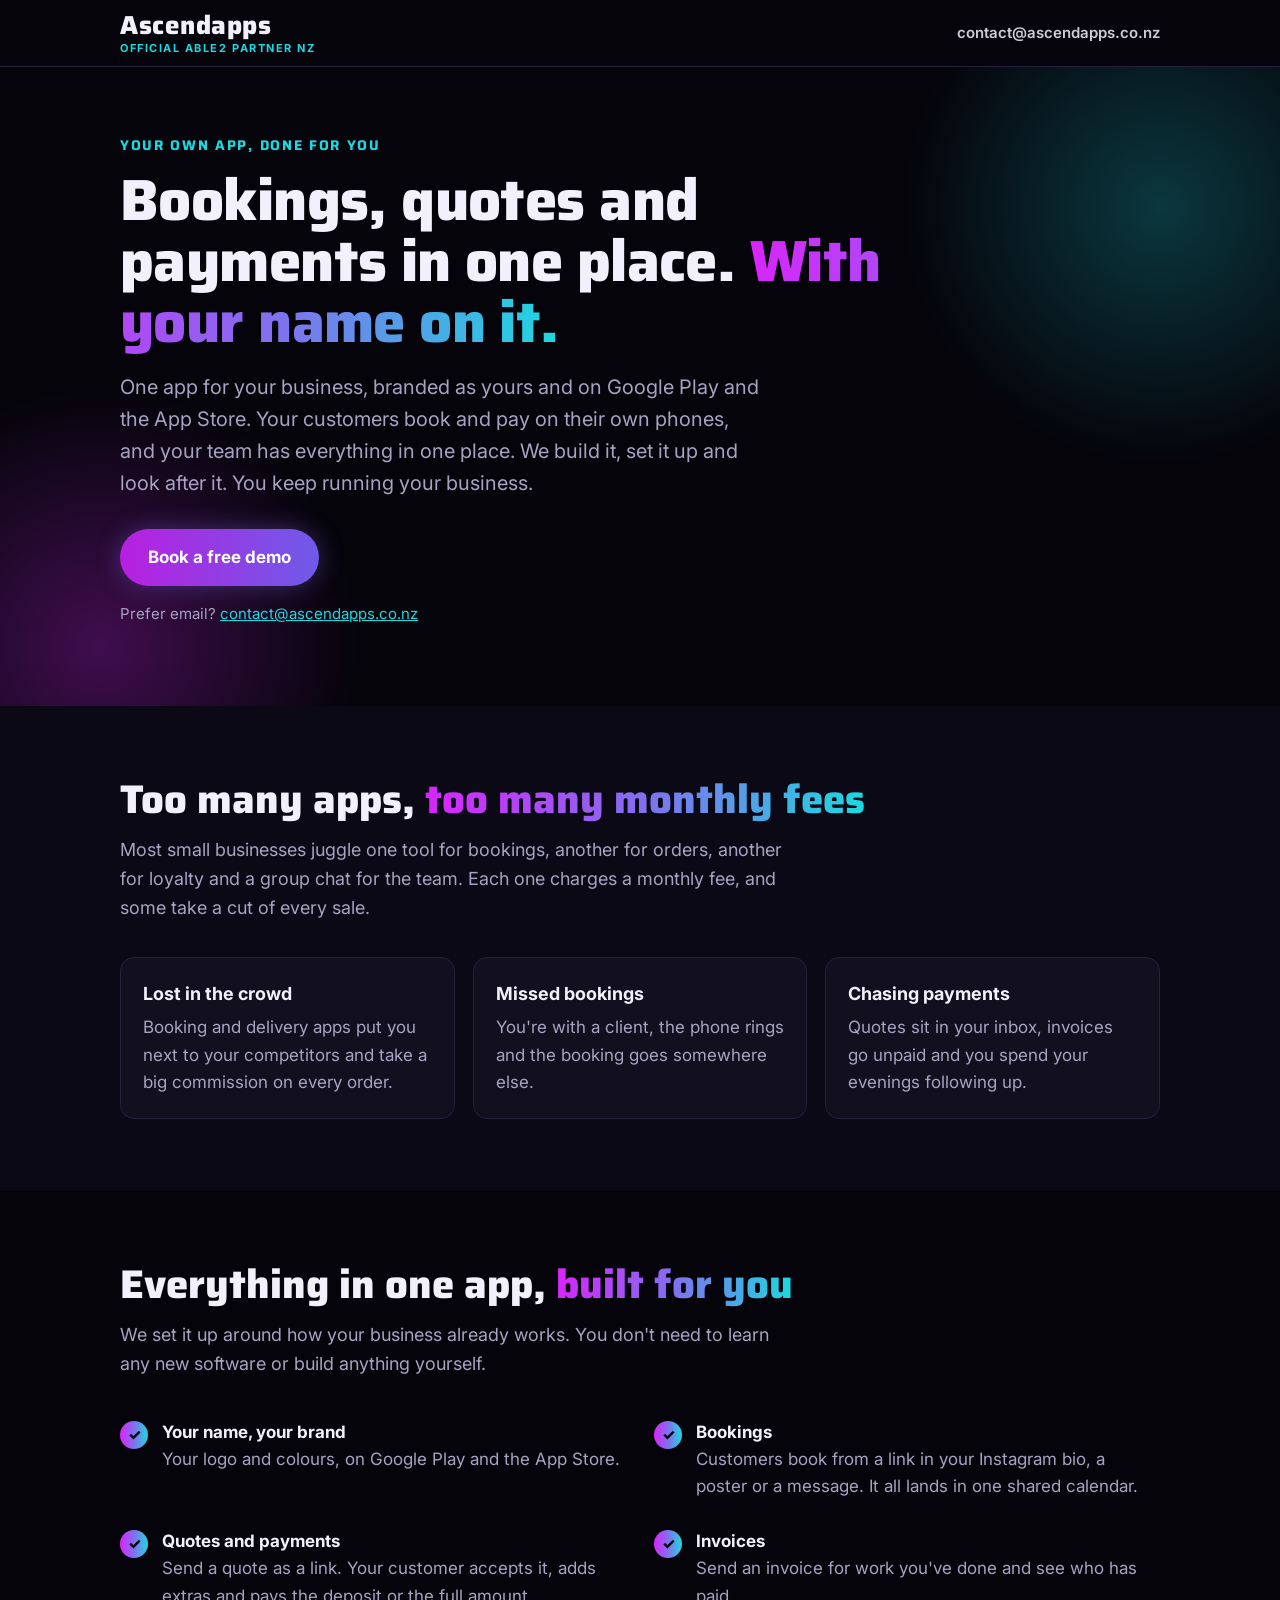
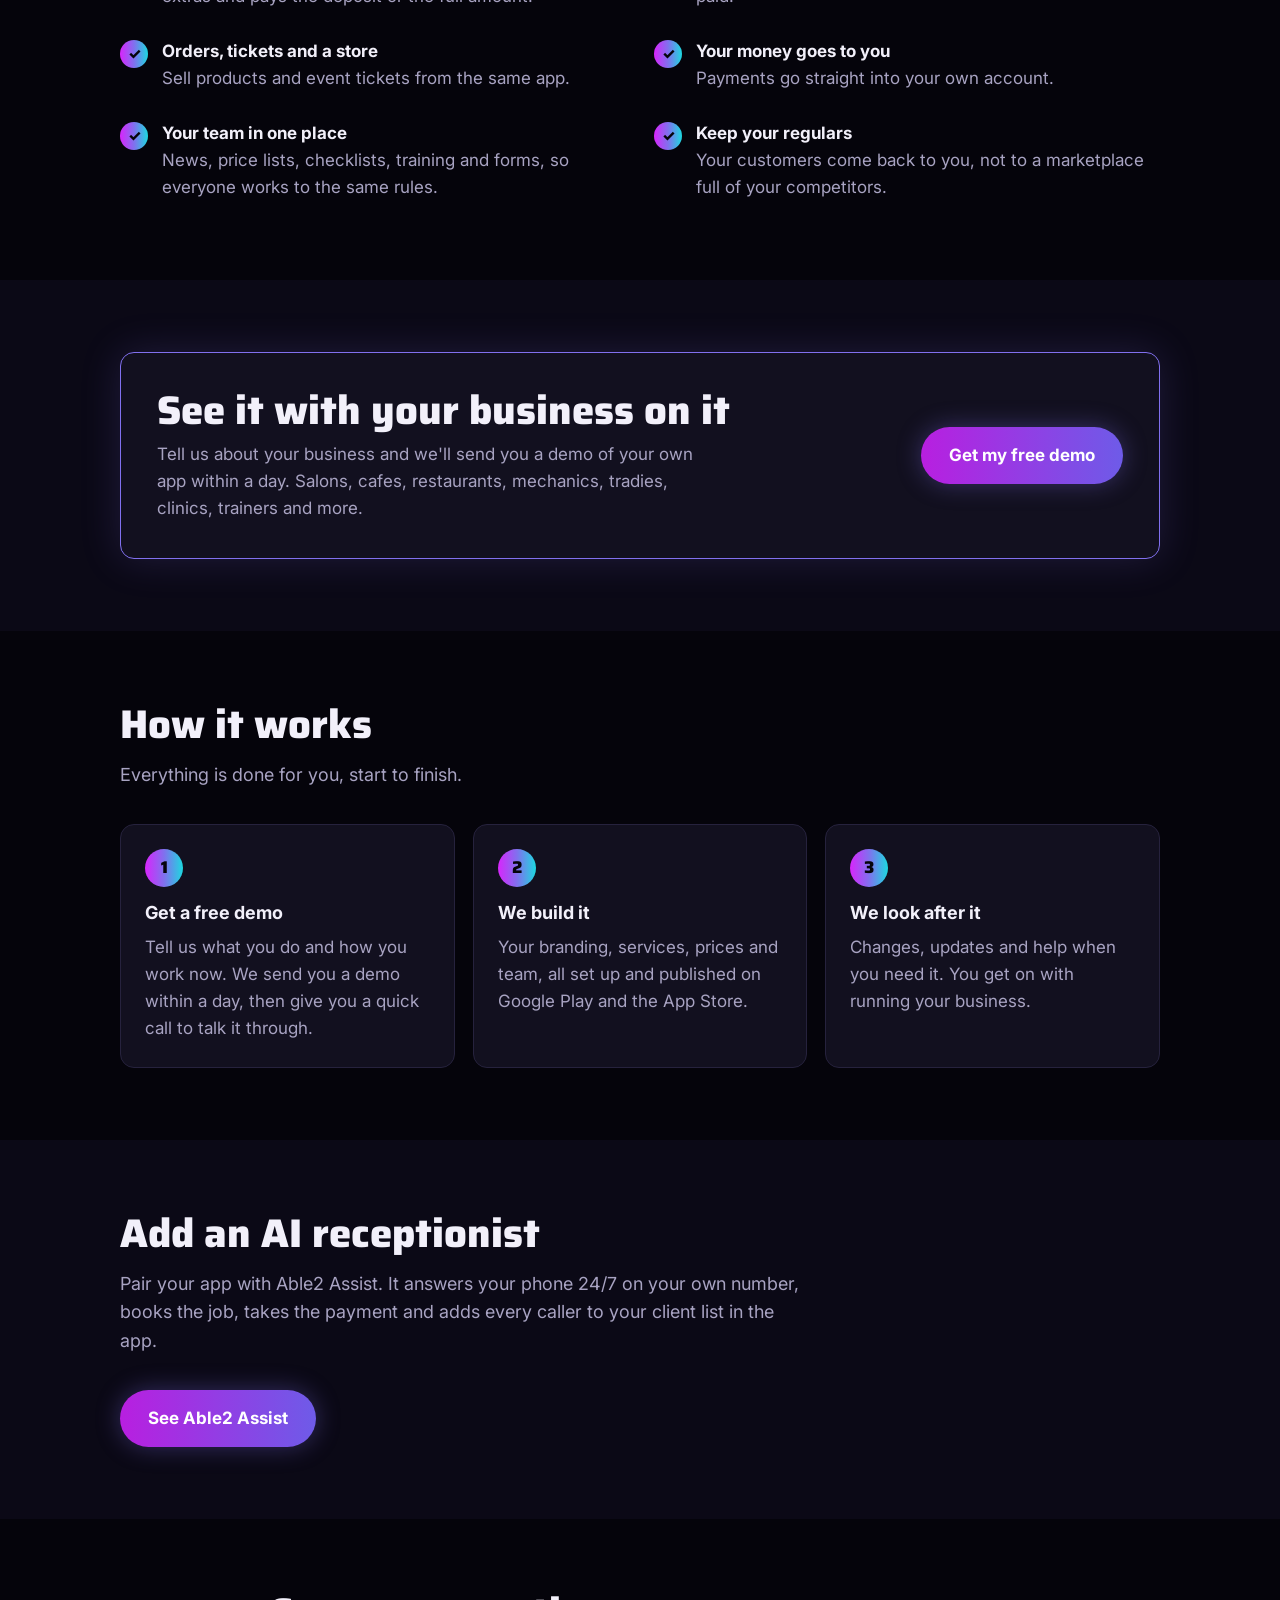
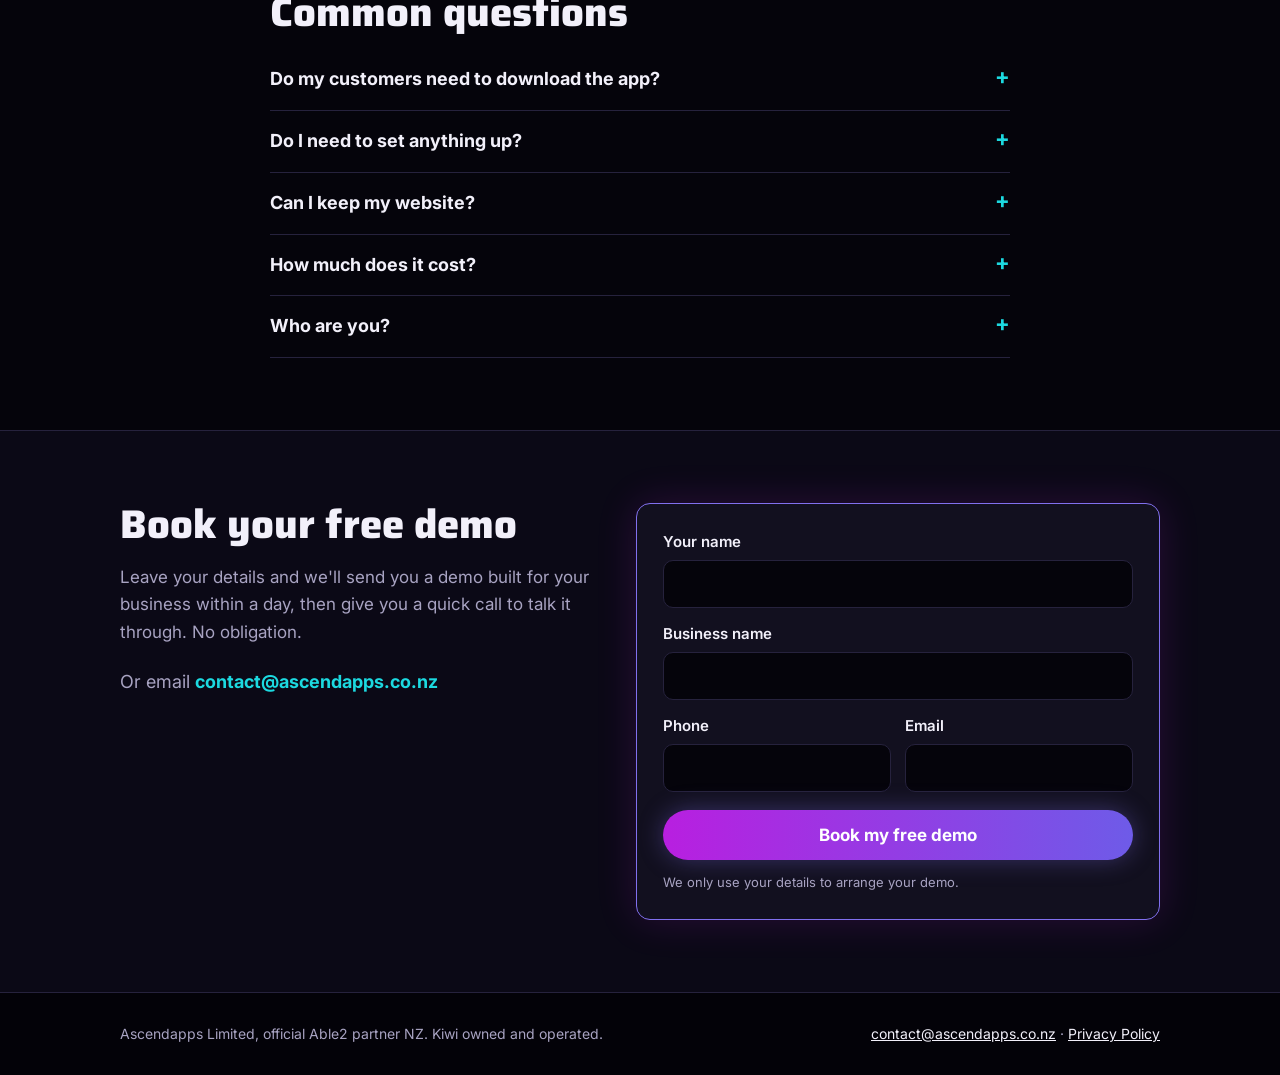
<file: app/index.html>
<!DOCTYPE html>
<html lang="en-NZ">
<head>
<meta charset="utf-8">
<meta name="viewport" content="width=device-width, initial-scale=1">
<title>Your own business app, done for you | Ascendapps</title>
<meta name="description" content="Bookings, quotes, payments and your team in one app with your name on it. Built, branded and looked after for you by Ascendapps Limited, official Able2 partner NZ. Kiwi owned and operated.">
<link rel="preconnect" href="https://fonts.googleapis.com">
<link rel="preconnect" href="https://fonts.gstatic.com" crossorigin>
<link href="https://fonts.googleapis.com/css2?family=Inter:wght@400;600;700&family=Saira:wght@700;800&display=swap" rel="stylesheet">
<link rel="stylesheet" href="../css/style.css">
<script>window.SH_CONFIG = { site: "able2nz" };</script>
<script src="https://simple-host.app/auth.js"></script>
</head>
<body>

<header class="top">
  <div class="wrap">
    <a class="brand wm" href="../"><b>Ascendapps</b><small>Official Able2 partner NZ</small></a>
    <a class="top-call" href="mailto:contact@ascendapps.co.nz">contact@ascendapps.co.nz</a>
  </div>
</header>

<div class="hero">
  <div class="wrap">
    <span class="eyebrow">Your own app, done for you</span>
    <h1>Bookings, quotes and payments in one place. <span>With your name on it.</span></h1>
    <p class="lead">One app for your business, branded as yours and on Google Play and the App Store. Your customers book and pay on their own phones, and your team has everything in one place. We build it, set it up and look after it. You keep running your business.</p>
    <a class="btn" href="#book">Book a free demo</a>
    <span class="sub-cta">Prefer email? <a href="mailto:contact@ascendapps.co.nz">contact@ascendapps.co.nz</a></span>
  </div>
</div>

<section class="alt">
  <div class="wrap">
    <h2>Too many apps, <span>too many monthly fees</span></h2>
    <p class="section-lead">Most small businesses juggle one tool for bookings, another for orders, another for loyalty and a group chat for the team. Each one charges a monthly fee, and some take a cut of every sale.</p>
    <div class="pain"><div><strong>Lost in the crowd</strong><p>Booking and delivery apps put you next to your competitors and take a big commission on every order.</p></div><div><strong>Missed bookings</strong><p>You're with a client, the phone rings and the booking goes somewhere else.</p></div><div><strong>Chasing payments</strong><p>Quotes sit in your inbox, invoices go unpaid and you spend your evenings following up.</p></div></div>
  </div>
</section>

<section>
  <div class="wrap">
    <h2>Everything in one app, <span>built for you</span></h2>
    <p class="section-lead">We set it up around how your business already works. You don't need to learn any new software or build anything yourself.</p>
    <ul class="features"><li><span class="tick">&#10003;</span><div><strong>Your name, your brand</strong><span class="d">Your logo and colours, on Google Play and the App Store.</span></div></li><li><span class="tick">&#10003;</span><div><strong>Bookings</strong><span class="d">Customers book from a link in your Instagram bio, a poster or a message. It all lands in one shared calendar.</span></div></li><li><span class="tick">&#10003;</span><div><strong>Quotes and payments</strong><span class="d">Send a quote as a link. Your customer accepts it, adds extras and pays the deposit or the full amount.</span></div></li><li><span class="tick">&#10003;</span><div><strong>Invoices</strong><span class="d">Send an invoice for work you've done and see who has paid.</span></div></li><li><span class="tick">&#10003;</span><div><strong>Orders, tickets and a store</strong><span class="d">Sell products and event tickets from the same app.</span></div></li><li><span class="tick">&#10003;</span><div><strong>Your money goes to you</strong><span class="d">Payments go straight into your own account.</span></div></li><li><span class="tick">&#10003;</span><div><strong>Your team in one place</strong><span class="d">News, price lists, checklists, training and forms, so everyone works to the same rules.</span></div></li><li><span class="tick">&#10003;</span><div><strong>Keep your regulars</strong><span class="d">Your customers come back to you, not to a marketplace full of your competitors.</span></div></li></ul>
  </div>
</section>

<section class="alt">
  <div class="wrap">
    <div class="demo-band">
      <div>
        <h2>See it with your business on it</h2>
        <p>Tell us about your business and we'll send you a demo of your own app within a day. Salons, cafes, restaurants, mechanics, tradies, clinics, trainers and more.</p>
      </div>
      <a class="btn" href="#book">Get my free demo</a>
    </div>
  </div>
</section>

<section>
  <div class="wrap">
    <h2>How it works</h2>
    <p class="section-lead">Everything is done for you, start to finish.</p>
    <div class="steps">
      <div><strong>Get a free demo</strong><p>Tell us what you do and how you work now. We send you a demo within a day, then give you a quick call to talk it through.</p></div>
      <div><strong>We build it</strong><p>Your branding, services, prices and team, all set up and published on Google Play and the App Store.</p></div>
      <div><strong>We look after it</strong><p>Changes, updates and help when you need it. You get on with running your business.</p></div>
    </div>
  </div>
</section>

<section class="alt">
  <div class="wrap">
    <h2>Add an AI receptionist</h2>
    <p class="section-lead">Pair your app with Able2 Assist. It answers your phone 24/7 on your own number, books the job, takes the payment and adds every caller to your client list in the app.</p>
    <a class="btn" href="../assist/">See Able2 Assist</a>
  </div>
</section>

<section>
  <div class="wrap faq">
    <h2>Common questions</h2>
    <details><summary>Do my customers need to download the app?</summary><p>No. They can book and pay from a link on their own phone. The app is there for regulars who want it.</p></details>
    <details><summary>Do I need to set anything up?</summary><p>No. We do it all for you, from the branding to the app store listings.</p></details>
    <details><summary>Can I keep my website?</summary><p>Yes. Your app works alongside it. If your website needs a refresh, we can do that too.</p></details>
    <details><summary>How much does it cost?</summary><p>Your own branded app is NZ$19,000 + GST to build and launch on Google Play and the App Store, app store setup included, then NZ$800 + GST a month with changes, updates and support included. Anything out of scope is agreed with you at the start. It's done for you from start to finish. For churches, clubs, sports teams and community groups, our community plans are NZ$899 + GST to set up, then NZ$159 or NZ$259 + GST a month, used in the Able2 app rather than their own app store listing. <a href="../#plans">Compare the plans</a>.</p></details>
    <details><summary>Who are you?</summary><p>We're Ascendapps Limited, official Able2 partner NZ, Kiwi owned and operated. Your app is built on the Able2 platform.</p></details>
  </div>
</section>

<section class="book" id="book">
  <div class="wrap grid">
    <div>
      <h2>Book your free demo</h2>
      <p>Leave your details and we'll send you a demo built for your business within a day, then give you a quick call to talk it through. No obligation.</p>
      <p class="call-line">Or email <a href="mailto:contact@ascendapps.co.nz">contact@ascendapps.co.nz</a></p>
    </div>
    <form class="demo" id="demo-form" data-page="app" data-industry="App">
      <label>Your name<input name="name" autocomplete="name" required></label>
      <label>Business name<input name="business" autocomplete="organization" required></label>
      <div class="row">
        <label>Phone<input name="phone" type="tel" autocomplete="tel" required></label>
        <label>Email<input name="email" type="email" autocomplete="email" required></label>
      </div>
      <button class="btn" type="submit">Book my free demo</button>
      <span id="status" role="status" aria-live="polite"></span>
      <p class="fine">We only use your details to arrange your demo.</p>
    </form>
  </div>
</section>

<footer>
  <div class="wrap">
    <span>Ascendapps Limited, official Able2 partner NZ. Kiwi owned and operated.</span>
    <span><a href="mailto:contact@ascendapps.co.nz">contact@ascendapps.co.nz</a> &middot; <a href="../privacy-policy/">Privacy Policy</a></span>
  </div>
</footer>

<script src="../js/form.js"></script>
</body>
</html>
</file>
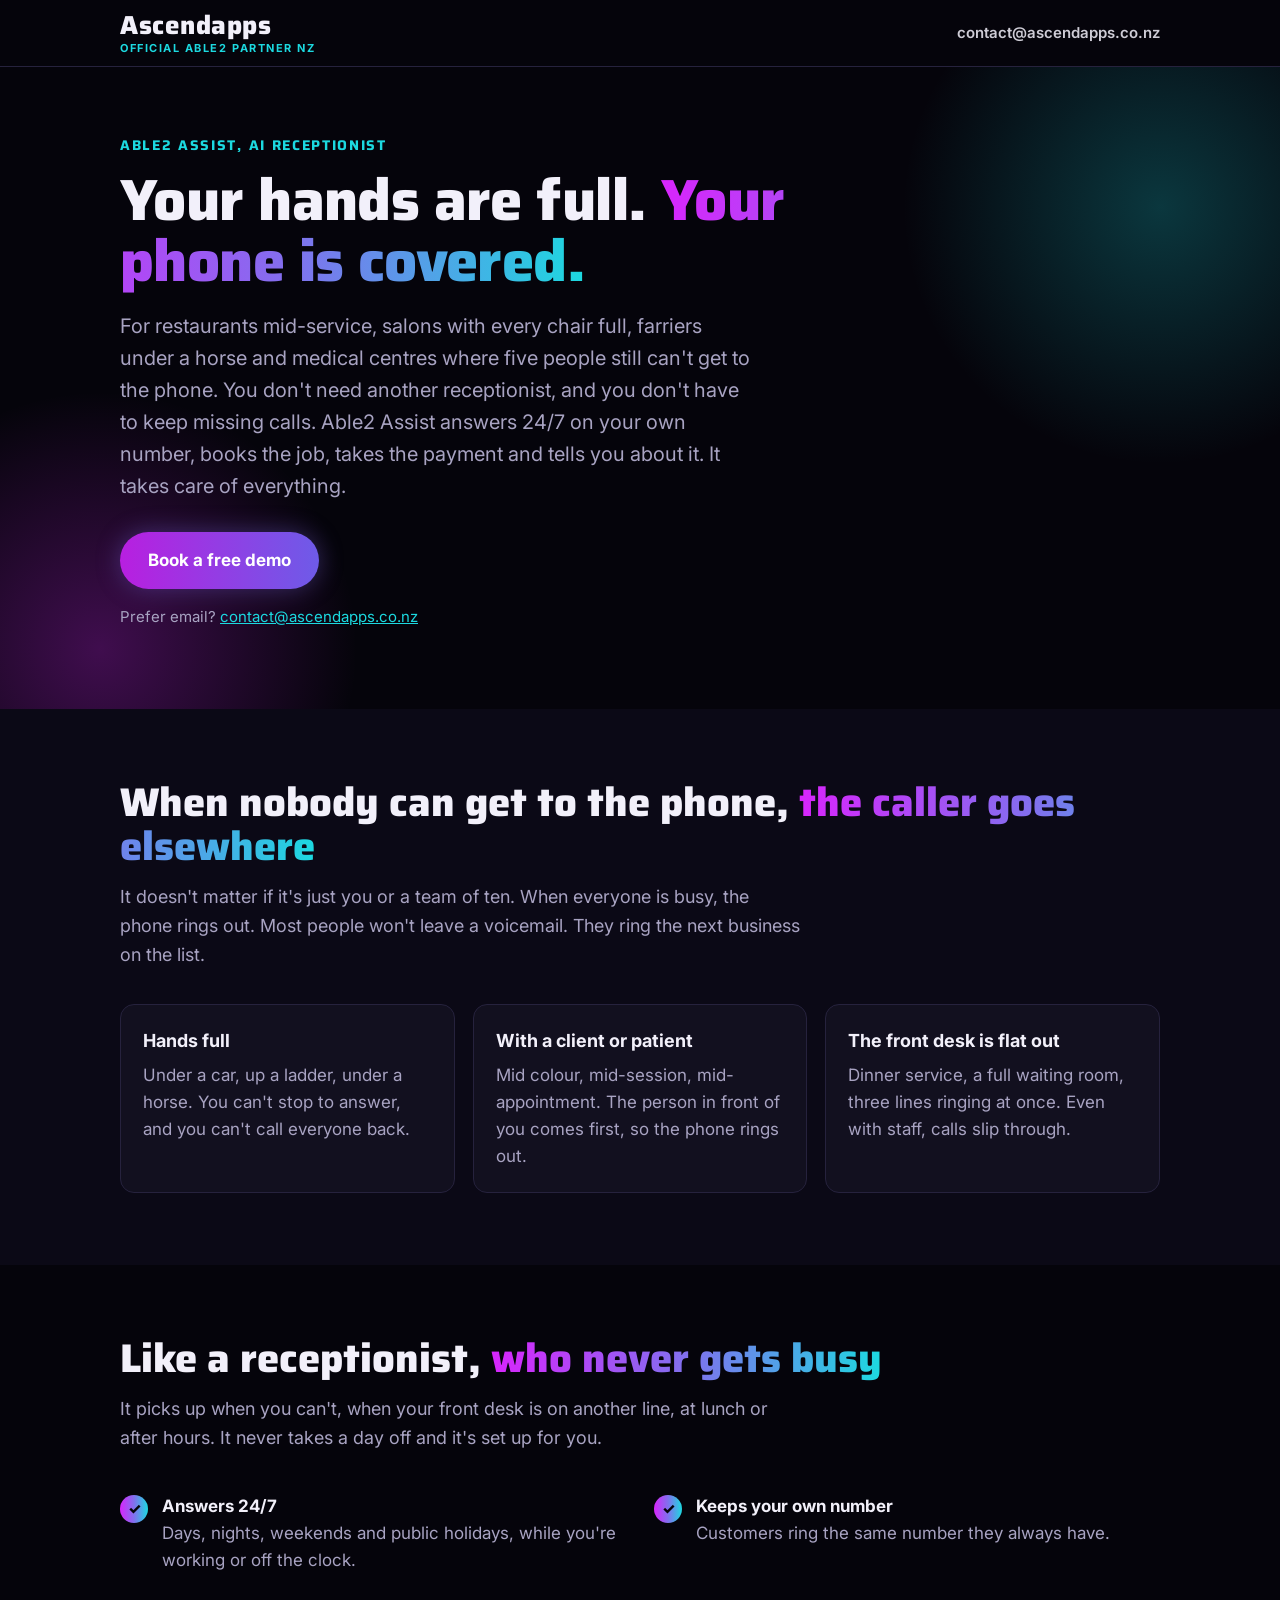
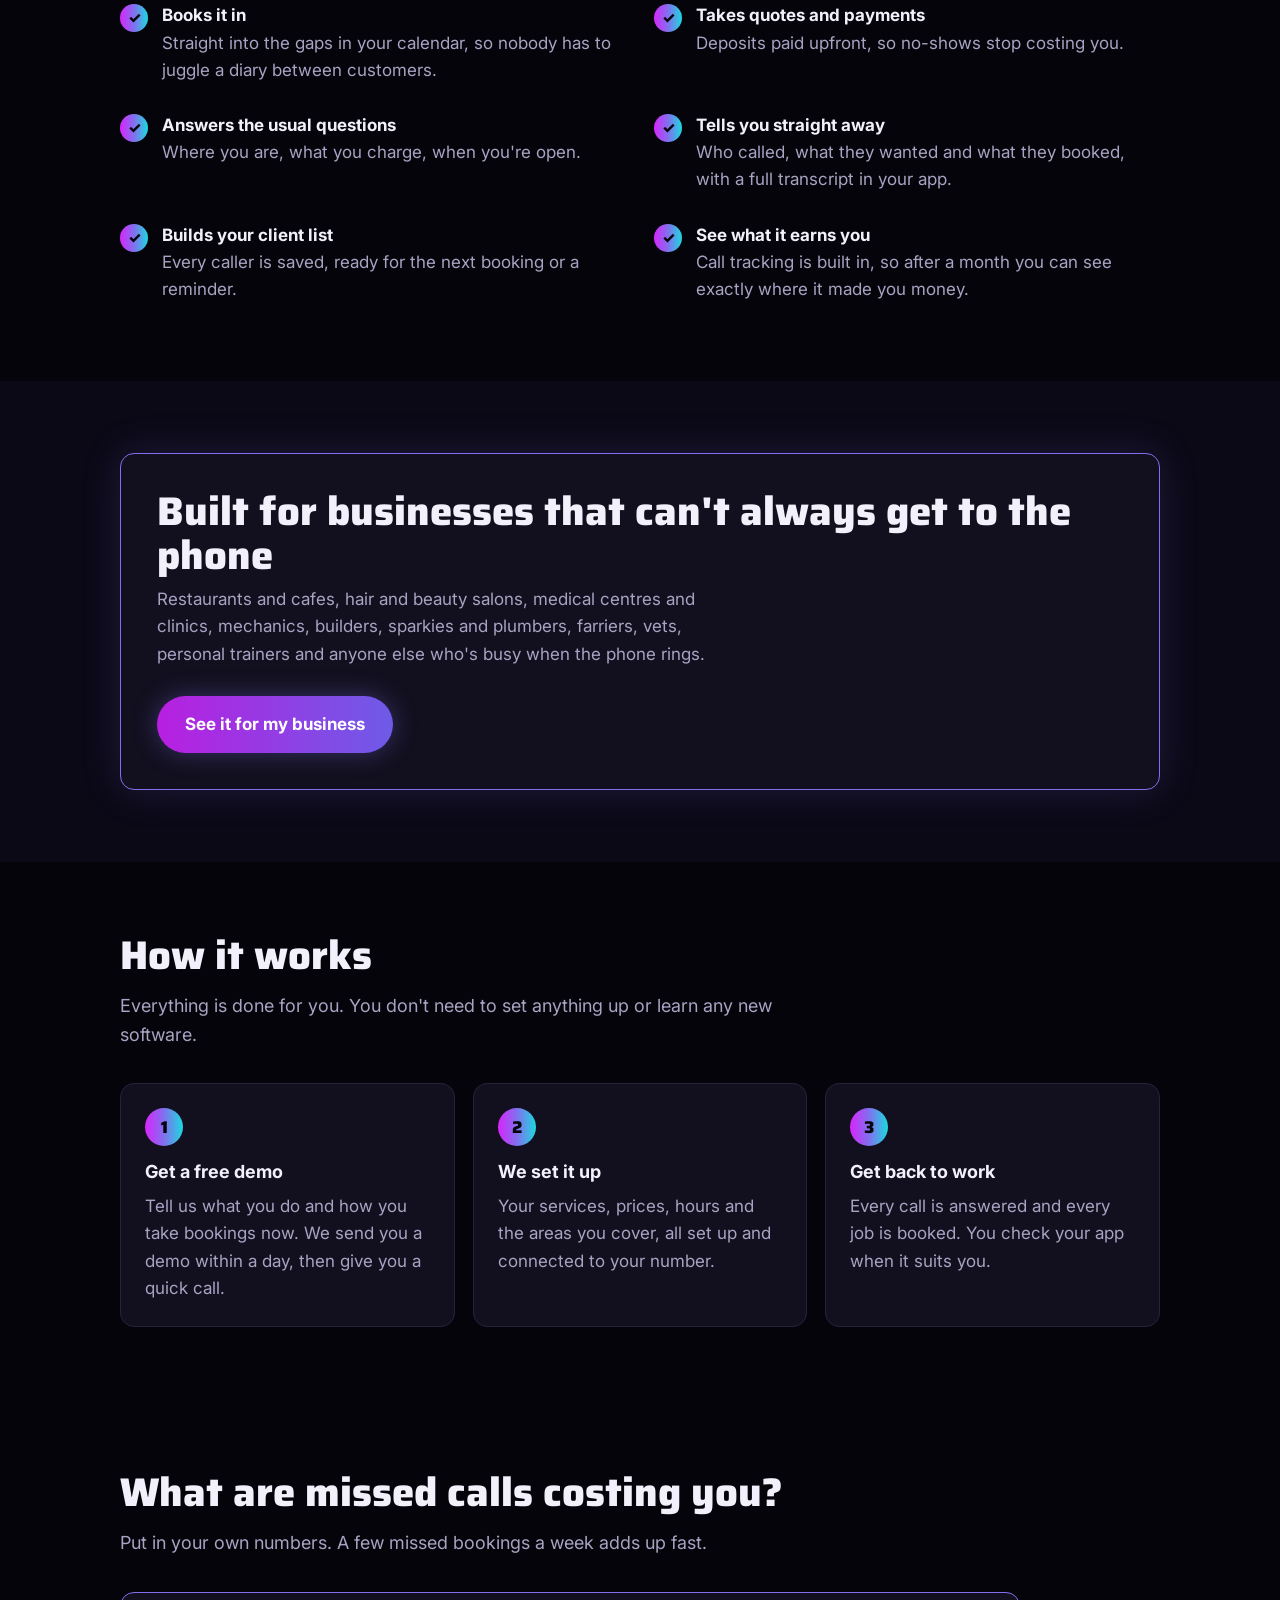
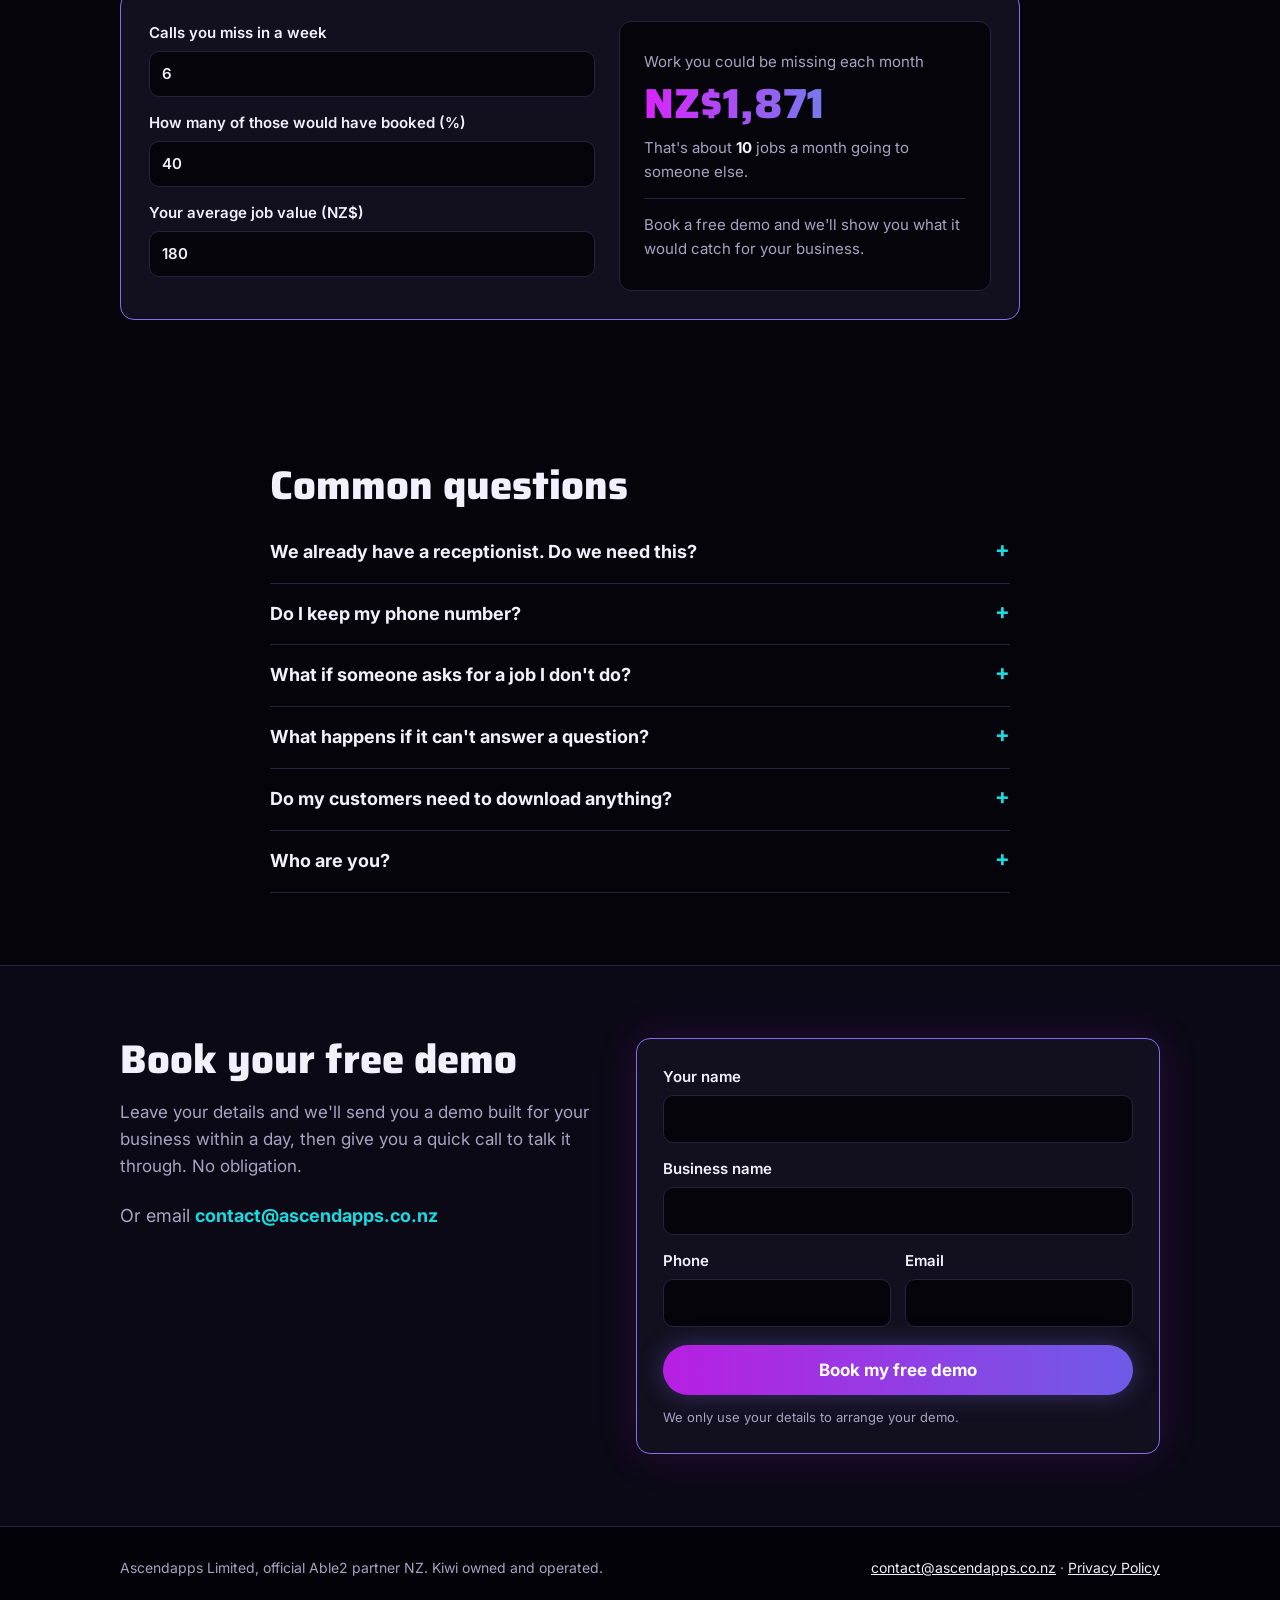
<file: assist/index.html>
<!DOCTYPE html>
<html lang="en-NZ">
<head>
<meta charset="utf-8">
<meta name="viewport" content="width=device-width, initial-scale=1">
<title>Able2 Assist, AI receptionist | Ascendapps</title>
<meta name="description" content="An AI receptionist for any business that can't always get to the phone. Answers 24/7 on your own number, books the job and takes payment. Kiwi owned and operated.">
<link rel="preconnect" href="https://fonts.googleapis.com">
<link rel="preconnect" href="https://fonts.gstatic.com" crossorigin>
<link href="https://fonts.googleapis.com/css2?family=Inter:wght@400;600;700&family=Saira:wght@700;800&display=swap" rel="stylesheet">
<link rel="stylesheet" href="../css/style.css">
<script>window.SH_CONFIG = { site: "able2nz" };</script>
<script src="https://simple-host.app/auth.js"></script>
</head>
<body>

<header class="top">
  <div class="wrap">
    <a class="brand wm" href="../"><b>Ascendapps</b><small>Official Able2 partner NZ</small></a>
    <a class="top-call" href="mailto:contact@ascendapps.co.nz">contact@ascendapps.co.nz</a>
  </div>
</header>

<div class="hero">
  <div class="wrap">
    <span class="eyebrow">Able2 Assist, AI receptionist</span>
    <h1>Your hands are full. <span>Your phone is covered.</span></h1>
    <p class="lead">For restaurants mid-service, salons with every chair full, farriers under a horse and medical centres where five people still can't get to the phone. You don't need another receptionist, and you don't have to keep missing calls. Able2 Assist answers 24/7 on your own number, books the job, takes the payment and tells you about it. It takes care of everything.</p>
    <a class="btn" href="#book">Book a free demo</a>
    <span class="sub-cta">Prefer email? <a href="mailto:contact@ascendapps.co.nz">contact@ascendapps.co.nz</a></span>
  </div>
</div>

<section class="alt">
  <div class="wrap">
    <h2>When nobody can get to the phone, <span>the caller goes elsewhere</span></h2>
    <p class="section-lead">It doesn't matter if it's just you or a team of ten. When everyone is busy, the phone rings out. Most people won't leave a voicemail. They ring the next business on the list.</p>
    <div class="pain"><div><strong>Hands full</strong><p>Under a car, up a ladder, under a horse. You can't stop to answer, and you can't call everyone back.</p></div><div><strong>With a client or patient</strong><p>Mid colour, mid-session, mid-appointment. The person in front of you comes first, so the phone rings out.</p></div><div><strong>The front desk is flat out</strong><p>Dinner service, a full waiting room, three lines ringing at once. Even with staff, calls slip through.</p></div></div>
  </div>
</section>

<section>
  <div class="wrap">
    <h2>Like a receptionist, <span>who never gets busy</span></h2>
    <p class="section-lead">It picks up when you can't, when your front desk is on another line, at lunch or after hours. It never takes a day off and it's set up for you.</p>
    <ul class="features"><li><span class="tick">&#10003;</span><div><strong>Answers 24/7</strong><span class="d">Days, nights, weekends and public holidays, while you're working or off the clock.</span></div></li><li><span class="tick">&#10003;</span><div><strong>Keeps your own number</strong><span class="d">Customers ring the same number they always have.</span></div></li><li><span class="tick">&#10003;</span><div><strong>Books it in</strong><span class="d">Straight into the gaps in your calendar, so nobody has to juggle a diary between customers.</span></div></li><li><span class="tick">&#10003;</span><div><strong>Takes quotes and payments</strong><span class="d">Deposits paid upfront, so no-shows stop costing you.</span></div></li><li><span class="tick">&#10003;</span><div><strong>Answers the usual questions</strong><span class="d">Where you are, what you charge, when you're open.</span></div></li><li><span class="tick">&#10003;</span><div><strong>Tells you straight away</strong><span class="d">Who called, what they wanted and what they booked, with a full transcript in your app.</span></div></li><li><span class="tick">&#10003;</span><div><strong>Builds your client list</strong><span class="d">Every caller is saved, ready for the next booking or a reminder.</span></div></li><li><span class="tick">&#10003;</span><div><strong>See what it earns you</strong><span class="d">Call tracking is built in, so after a month you can see exactly where it made you money.</span></div></li></ul>
  </div>
</section>

<section class="alt">
  <div class="wrap">
    <div class="demo-band">
      <div>
        <h2>Built for businesses that can't always get to the phone</h2>
        <p>Restaurants and cafes, hair and beauty salons, medical centres and clinics, mechanics, builders, sparkies and plumbers, farriers, vets, personal trainers and anyone else who's busy when the phone rings.</p>
      </div>
      <a class="btn" href="#book">See it for my business</a>
    </div>
  </div>
</section>

<section>
  <div class="wrap">
    <h2>How it works</h2>
    <p class="section-lead">Everything is done for you. You don't need to set anything up or learn any new software.</p>
    <div class="steps">
      <div><strong>Get a free demo</strong><p>Tell us what you do and how you take bookings now. We send you a demo within a day, then give you a quick call.</p></div>
      <div><strong>We set it up</strong><p>Your services, prices, hours and the areas you cover, all set up and connected to your number.</p></div>
      <div><strong>Get back to work</strong><p>Every call is answered and every job is booked. You check your app when it suits you.</p></div>
    </div>
  </div>
</section>

<section>
  <div class="wrap">
    <h2>What are missed calls costing you?</h2>
    <p class="section-lead">Put in your own numbers. A few missed bookings a week adds up fast.</p>
    <div class="calc" id="calc">
      <div>
        <label>Calls you miss in a week<input id="calc-calls" type="number" min="0" inputmode="numeric" value="6"></label>
        <label>How many of those would have booked (%)<input id="calc-pct" type="number" min="0" max="100" inputmode="numeric" value="40"></label>
        <label>Your average job value (NZ$)<input id="calc-value" type="number" min="0" inputmode="numeric" value="180"></label>
      </div>
      <div class="calc-result">
        <p>Work you could be missing each month</p>
        <div class="big" id="calc-out">NZ$0</div>
        <p>That's about <strong id="calc-jobs">0</strong> jobs a month going to someone else.</p>
        <p class="cost">Book a free demo and we'll show you what it would catch for your business.</p>
      </div>
    </div>
  </div>
</section>

<section>
  <div class="wrap faq">
    <h2>Common questions</h2>
    <details><summary>We already have a receptionist. Do we need this?</summary><p>It picks up the calls they can't: when they're on another line, with someone at the desk, at lunch or after hours.</p></details>
    <details><summary>Do I keep my phone number?</summary><p>Yes. Customers keep calling the same number they always have.</p></details>
    <details><summary>What if someone asks for a job I don't do?</summary><p>It politely tells them, takes their details if you'd like, and doesn't book anything you haven't set up.</p></details>
    <details><summary>What happens if it can't answer a question?</summary><p>It takes a message and sends it to you straight away, so you can call back when you're free.</p></details>
    <details><summary>Do my customers need to download anything?</summary><p>No. They just ring your number like they always have. Only you and your team use the app.</p></details>
    <details><summary>Who are you?</summary><p>We're Ascendapps Limited, official Able2 partner NZ, Kiwi owned and operated. We work with our partners at <a href="https://able2.now/" target="_blank" rel="noopener">Able2</a> in Australia.</p></details>
  </div>
</section>

<section class="book" id="book">
  <div class="wrap grid">
    <div>
      <h2>Book your free demo</h2>
      <p>Leave your details and we'll send you a demo built for your business within a day, then give you a quick call to talk it through. No obligation.</p>
      <p class="call-line">Or email <a href="mailto:contact@ascendapps.co.nz">contact@ascendapps.co.nz</a></p>
    </div>
    <form class="demo" id="demo-form" data-page="assist" data-industry="Assist general">
      <label>Your name<input name="name" autocomplete="name" required></label>
      <label>Business name<input name="business" autocomplete="organization" required></label>
      <div class="row">
        <label>Phone<input name="phone" type="tel" autocomplete="tel" required></label>
        <label>Email<input name="email" type="email" autocomplete="email" required></label>
      </div>
      <button class="btn" type="submit">Book my free demo</button>
      <span id="status" role="status" aria-live="polite"></span>
      <p class="fine">We only use your details to arrange your demo.</p>
    </form>
  </div>
</section>

<footer>
  <div class="wrap">
    <span>Ascendapps Limited, official Able2 partner NZ. Kiwi owned and operated.</span>
    <span><a href="mailto:contact@ascendapps.co.nz">contact@ascendapps.co.nz</a> &middot; <a href="../privacy-policy/">Privacy Policy</a></span>
  </div>
</footer>

<script src="../js/calc.js"></script>
<script src="../js/form.js"></script>
</body>
</html>
</file>
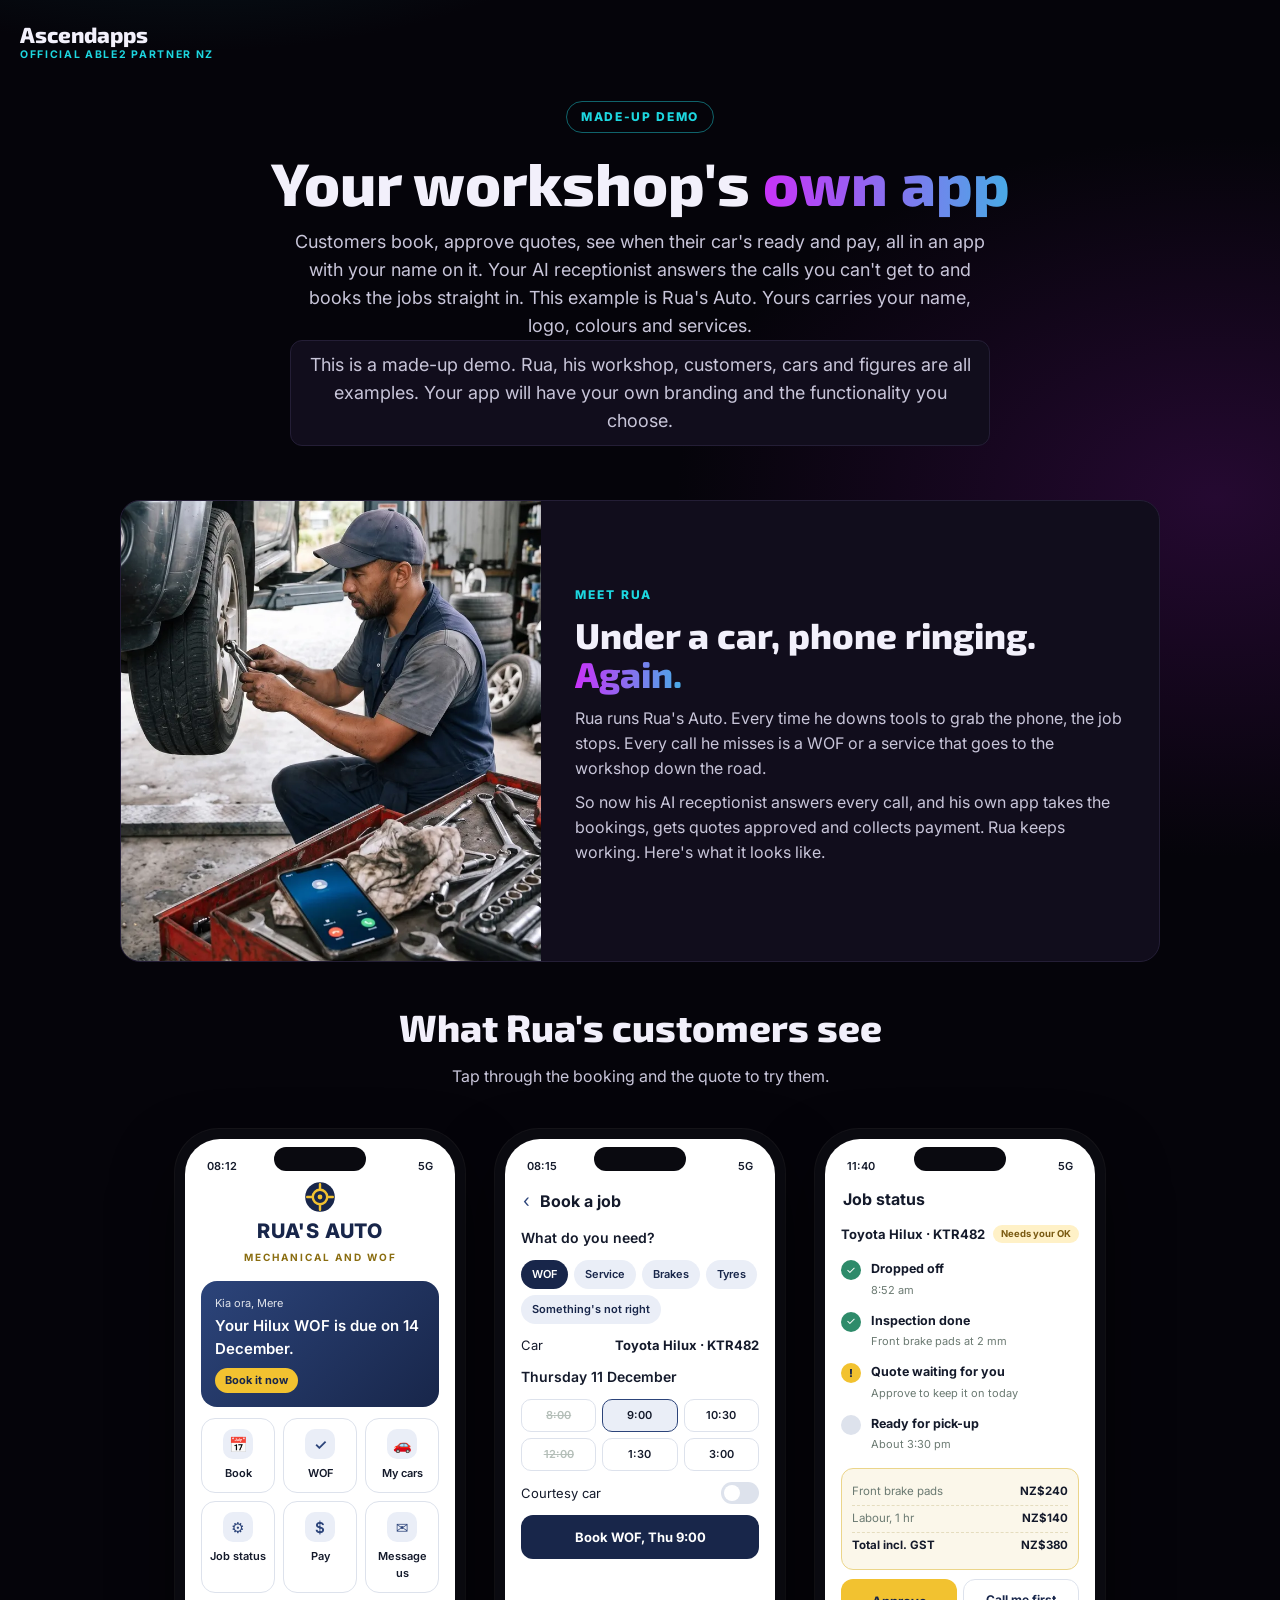
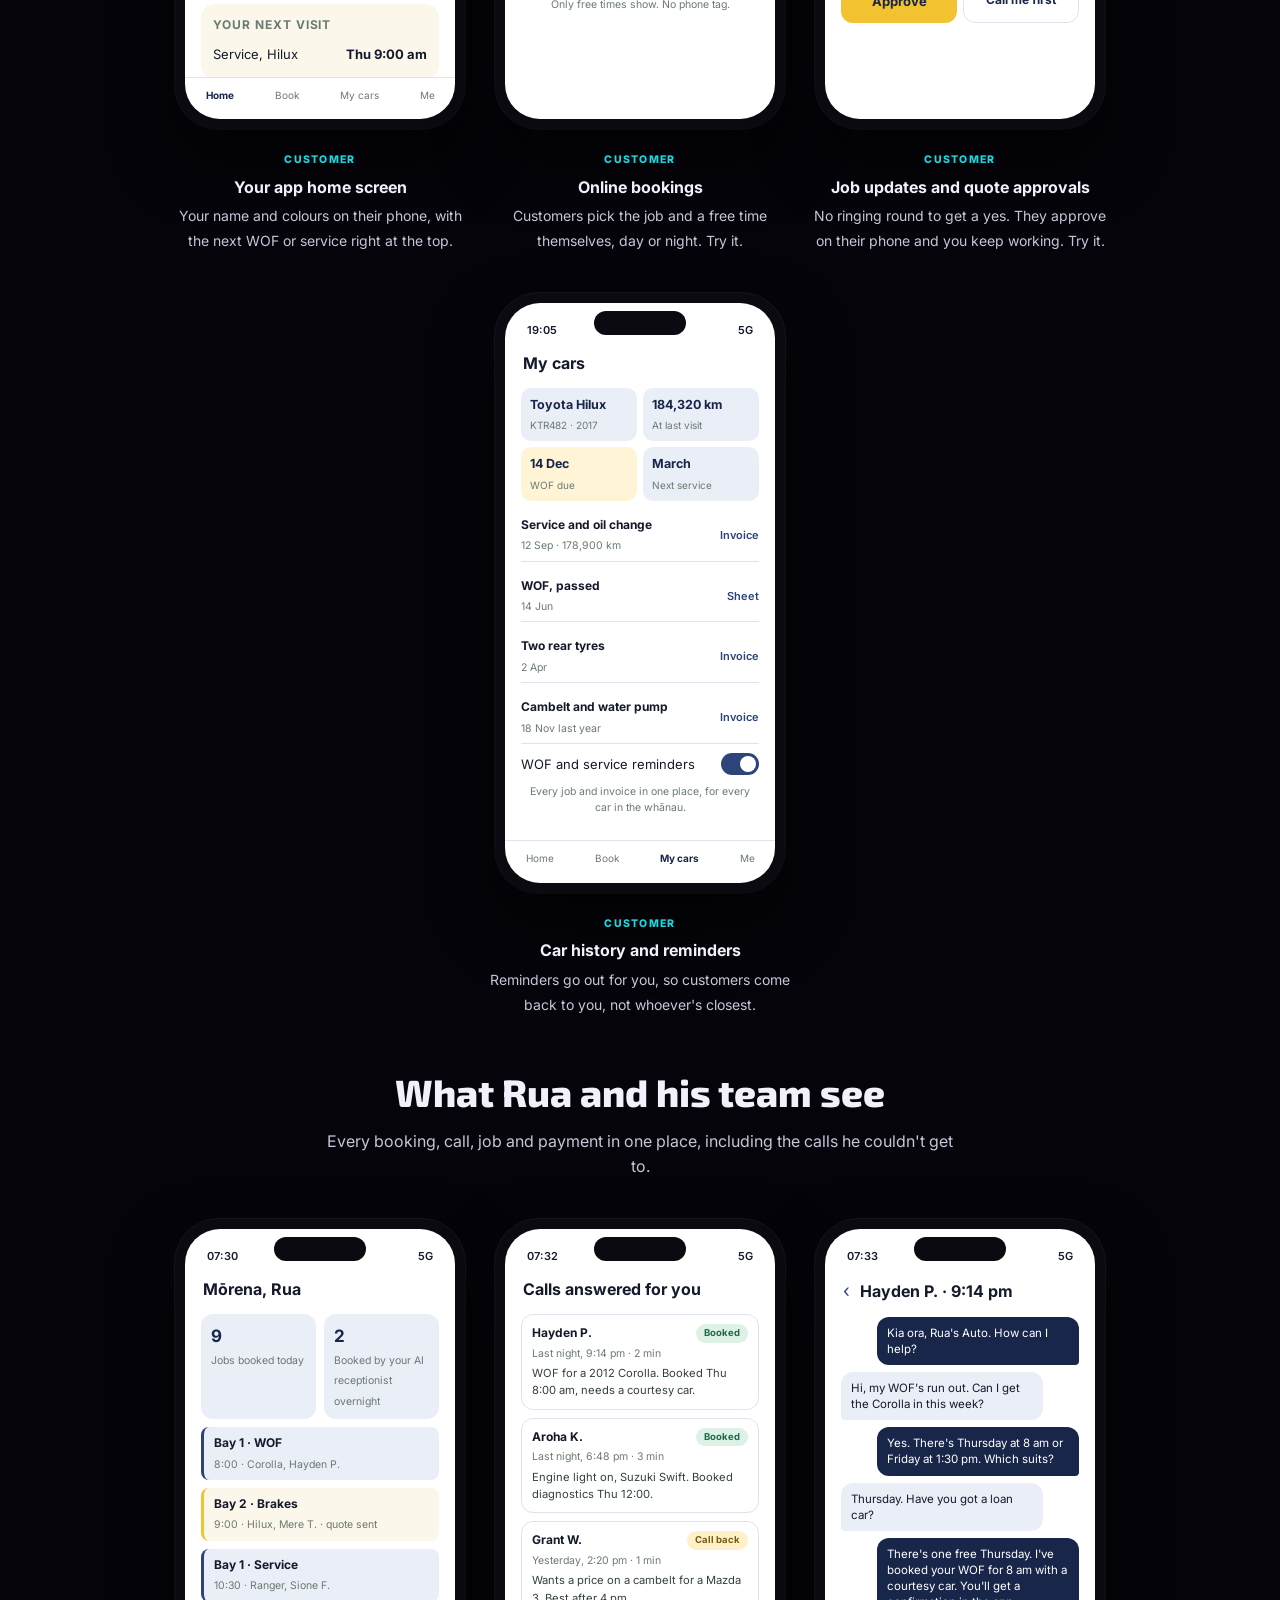
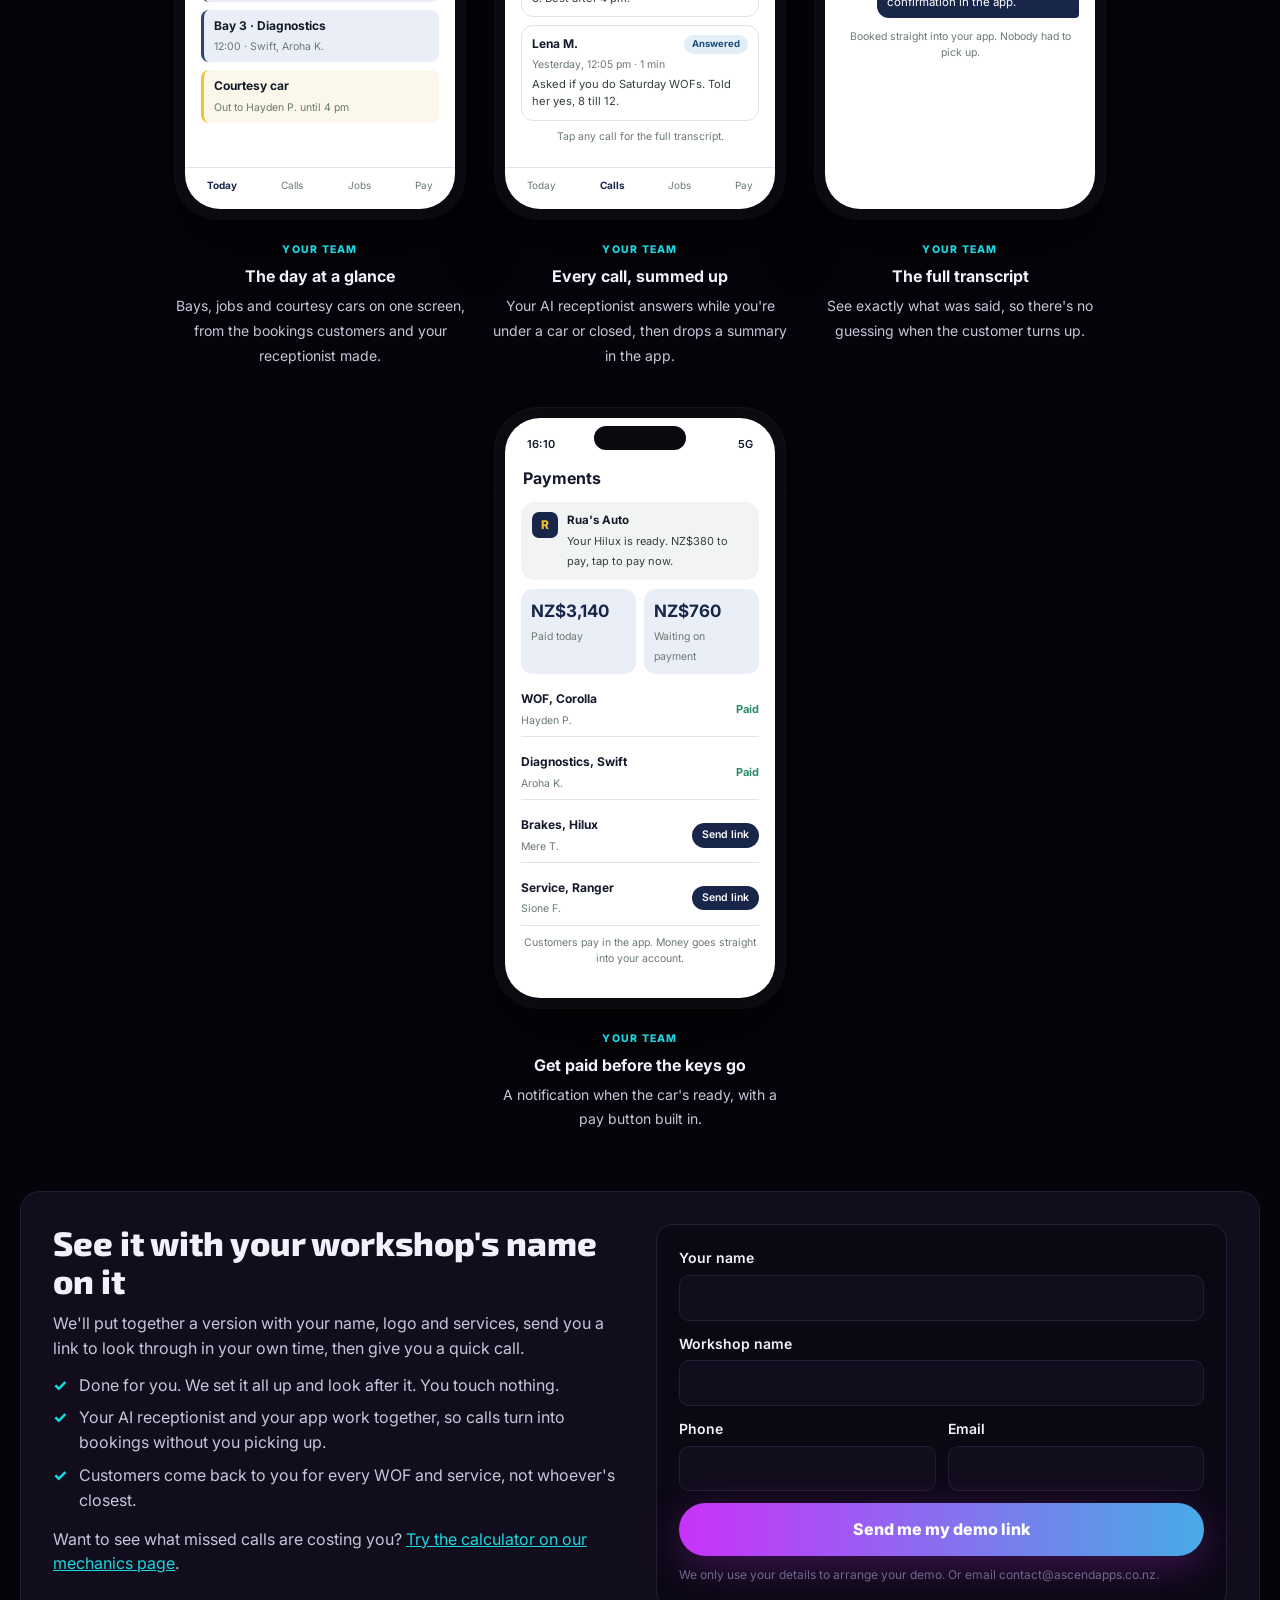
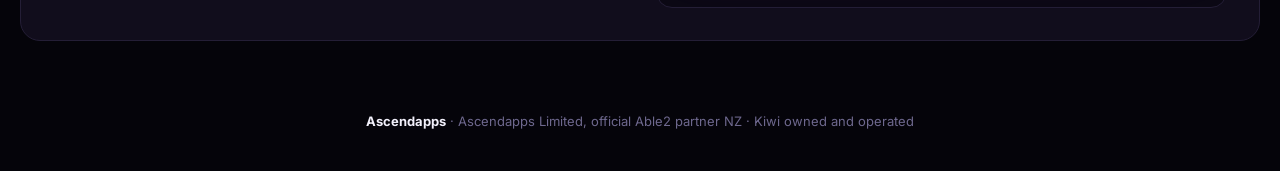
<file: mechanics-demo/index.html>
<!DOCTYPE html>
<html lang="en-NZ">
<head>
<meta charset="utf-8">
<meta name="viewport" content="width=device-width, initial-scale=1">
<meta name="robots" content="noindex">
<title>Your Workshop's Own App | Ascendapps</title>
<meta name="description" content="An example of a mechanic workshop's own branded app, with bookings, job updates, quote approvals, vehicle history, payments and an AI receptionist that books jobs straight into it.">
<link rel="preconnect" href="https://fonts.googleapis.com">
<link rel="preconnect" href="https://fonts.gstatic.com" crossorigin>
<link href="https://fonts.googleapis.com/css2?family=Exo+2:wght@700;800&family=Inter:wght@400;500;600;700;800&display=swap" rel="stylesheet">
<style>
:root { --bg:#05040A; --card:#110D1C; --border:#241E36; --teal:#1DD7E0; --g:linear-gradient(90deg,#C932F9,#48ABE6); --head:#F2F0FB; --body:#C8C5D9; --muted:#6E688E;
  --w-dark:#18264A; --w-mid:#2C447A; --w-kowhai:#F2C230; --w-soft:#EAEEF7; --w-cream:#FBF7EA; --ink:#141A2B; --line:#DDE2EC; --good:#2E8B6A; --white:#FFFFFF;
  --sans:"Inter",system-ui,-apple-system,"Segoe UI",sans-serif; --display:"Exo 2","Inter",sans-serif; }
* { box-sizing:border-box; }
body { margin:0; font-family:var(--sans); color:var(--head); background:var(--bg); background-image:radial-gradient(900px 500px at 15% -5%, #0A2A30 0%, transparent 60%), radial-gradient(900px 600px at 95% 10%, #250931 0%, transparent 60%); line-height:1.55; }
.wrap { max-width:1320px; margin:0 auto; padding:0 20px; }
.brandbar { padding-top:22px; }
.brandbar a { text-decoration:none; color:var(--head); display:inline-flex; flex-direction:column; line-height:1.1; }
.brandbar b { font-family:var(--display); font-size:22px; font-weight:800; }
.brandbar small { font-size:10.5px; font-weight:700; letter-spacing:.16em; text-transform:uppercase; color:var(--teal); margin-top:3px; }
header.intro { padding:40px 0 24px; text-align:center; }
.tag { display:inline-block; font-size:12px; font-weight:800; letter-spacing:.14em; text-transform:uppercase; color:var(--teal); border:1px solid rgba(29,215,224,.45); border-radius:999px; padding:6px 14px; margin-bottom:18px; }
h1 { font-family:var(--display); font-weight:800; font-size:clamp(36px,5.4vw,60px); line-height:1.05; margin:0 0 14px; }
.gt { background:var(--g); -webkit-background-clip:text; background-clip:text; color:transparent; }
.intro p { color:var(--body); max-width:700px; margin:0 auto; font-size:18px; }
.disclaimer { margin-top:16px; display:inline-block; background:var(--card); border:1px solid var(--border); border-radius:12px; padding:10px 16px; color:var(--body); font-size:15px; }
.phones { display:flex; flex-wrap:wrap; justify-content:center; gap:40px 20px; padding:36px 0 20px; }
.item { display:flex; flex-direction:column; align-items:center; gap:16px; max-width:300px; }
.cap { text-align:center; }
.cap strong { display:block; font-size:16px; margin-bottom:4px; color:var(--head); }
.cap span { color:var(--body); font-size:14px; }
.cap .who { display:inline-block; font-size:10.5px; font-weight:800; letter-spacing:.12em; text-transform:uppercase; color:var(--teal); margin-bottom:6px; }
.phone { width:290px; height:600px; border-radius:44px; background:#0A0A10; padding:10px; box-shadow:0 30px 60px rgba(0,0,0,.55), 0 0 0 1px rgba(255,255,255,.07); }
.screen { width:100%; height:100%; border-radius:35px; background:var(--white); color:var(--ink); overflow:hidden; position:relative; display:flex; flex-direction:column; font-size:13px; }
.notch { position:absolute; top:8px; left:50%; transform:translateX(-50%); width:92px; height:24px; background:#0A0A10; border-radius:14px; z-index:3; }
.bar { height:40px; flex:0 0 auto; display:flex; justify-content:space-between; align-items:flex-end; padding:0 22px 4px; font-size:11px; font-weight:600; }
.top { padding:8px 18px 12px; display:flex; align-items:center; gap:10px; }
.top .title { font-weight:700; font-size:16px; }
.top .back { color:var(--w-mid); font-size:18px; }
.body { flex:1; overflow:hidden; padding:0 16px 16px; display:flex; flex-direction:column; gap:11px; }
.wbrand { display:flex; flex-direction:column; align-items:center; gap:3px; padding:2px 0 4px; }
.wbrand .name { font-weight:800; font-size:20px; letter-spacing:.04em; color:var(--w-dark); }
.wbrand .sub { font-size:10px; letter-spacing:.2em; text-transform:uppercase; color:#8A6D10; font-weight:700; }
.hero-card { border-radius:16px; padding:14px; color:var(--white); background:linear-gradient(135deg,var(--w-mid),var(--w-dark)); }
.hero-card .small { font-size:11px; opacity:.85; }
.hero-card .big { font-size:15px; font-weight:600; margin-top:2px; }
.hero-card .pill { display:inline-block; margin-top:8px; background:var(--w-kowhai); color:var(--w-dark); font-weight:700; font-size:11px; border-radius:999px; padding:4px 10px; }
.tiles { display:grid; grid-template-columns:repeat(3,1fr); gap:8px; }
.tile { border:1px solid var(--line); border-radius:14px; padding:10px 6px; text-align:center; font-size:11px; font-weight:600; display:flex; flex-direction:column; align-items:center; gap:6px; }
.tile i { width:30px; height:30px; border-radius:10px; background:var(--w-soft); display:flex; align-items:center; justify-content:center; font-style:normal; color:var(--w-mid); font-size:15px; }
.today { background:var(--w-cream); border-radius:14px; padding:12px; }
.today h4 { margin:0 0 6px; font-size:12px; text-transform:uppercase; letter-spacing:.08em; color:#6B7A72; }
.today div { display:flex; justify-content:space-between; padding:3px 0; }
.q { font-weight:600; font-size:14px; }
.chips { display:flex; gap:6px; flex-wrap:wrap; }
.chip { background:var(--w-soft); color:var(--w-dark); border:0; border-radius:999px; padding:6px 11px; font:inherit; font-size:11px; font-weight:600; cursor:pointer; }
.chip.on { background:var(--w-dark); color:var(--white); }
.slots { display:grid; grid-template-columns:repeat(3,1fr); gap:6px; }
.slot { border:1px solid var(--line); background:var(--white); border-radius:10px; padding:7px 0; font:inherit; font-size:11px; font-weight:600; color:var(--ink); cursor:pointer; }
.slot.on { border-color:var(--w-mid); background:var(--w-soft); }
.slot.gone { color:#B5BFB9; text-decoration:line-through; cursor:default; }
.row { display:flex; justify-content:space-between; align-items:center; gap:8px; }
.cta { background:var(--w-dark); color:var(--white); border:0; border-radius:12px; padding:12px; font:inherit; font-weight:700; cursor:pointer; width:100%; }
.cta.k { background:var(--w-kowhai); color:var(--w-dark); }
.cta:disabled { opacity:.6; cursor:default; }
.note { font-size:10.5px; color:#6B7A72; text-align:center; }
.done { color:var(--good); font-weight:700; text-align:center; min-height:16px; font-size:12px; }
.steps { display:flex; flex-direction:column; gap:0; }
.st { display:flex; gap:10px; align-items:flex-start; padding:6px 0; }
.st .dot { width:20px; height:20px; border-radius:50%; flex:0 0 auto; display:flex; align-items:center; justify-content:center; font-size:11px; color:var(--white); background:var(--line); margin-top:1px; }
.st .dot.ok { background:var(--good); }
.st .dot.now { background:var(--w-kowhai); color:var(--w-dark); font-weight:800; }
.st b { display:block; font-size:12.5px; }
.st span { color:#6B7A72; font-size:11px; }
.quote { border:1px solid #EBD58A; background:var(--w-cream); border-radius:12px; padding:10px; }
.quote .kv { border-bottom:1px dashed #E5DDBE; }
.kv { display:flex; justify-content:space-between; gap:8px; padding:4px 0; font-size:11.5px; border-bottom:1px dashed var(--line); }
.kv span:first-child { color:#6B7A72; }
.kv b { text-align:right; }
.btns { display:grid; grid-template-columns:1fr 1fr; gap:6px; }
.ghost { background:var(--white); color:var(--w-dark); border:1px solid var(--line); border-radius:12px; padding:10px; font:inherit; font-weight:700; font-size:12px; cursor:pointer; }
.facts { display:grid; grid-template-columns:1fr 1fr; gap:6px; }
.facts div { background:var(--w-soft); border-radius:10px; padding:7px 9px; }
.facts b { display:block; font-size:12.5px; color:var(--w-dark); }
.facts span { font-size:10px; color:#6B7A72; }
.facts div.warn { background:#FFF4D6; }
.hist { display:flex; justify-content:space-between; align-items:center; padding:6px 0; border-bottom:1px solid var(--line); }
.hist b { display:block; font-size:12px; }
.hist span { color:#6B7A72; font-size:10.5px; }
.hist em { font-style:normal; font-size:11px; font-weight:600; color:var(--w-mid); }
.toggle { width:38px; height:22px; border-radius:999px; background:var(--line); position:relative; border:0; cursor:pointer; flex:0 0 auto; }
.toggle::after { content:""; position:absolute; top:3px; left:3px; width:16px; height:16px; border-radius:50%; background:var(--white); transition:left .15s; }
.toggle.on { background:var(--w-mid); }
.toggle.on::after { left:19px; }
.bay { border-left:3px solid var(--w-mid); background:var(--w-soft); border-radius:8px; padding:7px 10px; }
.bay.k { border-color:var(--w-kowhai); background:var(--w-cream); }
.bay b { display:block; font-size:12px; }
.bay span { color:#6B7A72; font-size:10.5px; }
.stat { display:grid; grid-template-columns:1fr 1fr; gap:8px; }
.stat div { background:var(--w-soft); border-radius:12px; padding:9px 10px; }
.stat b { display:block; font-size:17px; color:var(--w-dark); }
.stat span { font-size:10.5px; color:#6B7A72; }
.call { border:1px solid var(--line); border-radius:12px; padding:9px 10px; display:flex; flex-direction:column; gap:3px; }
.call .row b { font-size:12px; }
.call .t { color:#6B7A72; font-size:10.5px; }
.call p { margin:0; font-size:11.2px; color:#33413A; }
.tg { border-radius:999px; padding:2px 8px; font-size:9.5px; font-weight:700; white-space:nowrap; }
.tg.green { background:#DDF1E6; color:#1D6B49; }
.tg.gold { background:#FFF1C7; color:#7A5A12; }
.tg.blue { background:#E3EEF7; color:#1D4F7A; }
.chat { display:flex; flex-direction:column; gap:7px; }
.bub { max-width:85%; padding:8px 10px; border-radius:12px; font-size:11.5px; line-height:1.4; }
.bub.c { background:var(--w-soft); align-self:flex-start; border-bottom-left-radius:4px; }
.bub.a { background:var(--w-dark); color:var(--white); align-self:flex-end; border-bottom-right-radius:4px; }
.pay { display:flex; justify-content:space-between; align-items:center; padding:7px 0; border-bottom:1px solid var(--line); }
.pay b { display:block; font-size:12px; }
.pay span { color:#6B7A72; font-size:10.5px; }
.pay .paid { color:var(--good); font-weight:700; font-size:11px; }
.pay .due { background:var(--w-dark); color:var(--white); border-radius:999px; padding:4px 10px; font-size:10.5px; font-weight:600; }
.push { background:#F2F4F3; border-radius:14px; padding:10px 11px; display:flex; gap:9px; align-items:flex-start; }
.push .ic { width:26px; height:26px; border-radius:7px; background:var(--w-dark); color:var(--w-kowhai); font-weight:800; font-size:12px; display:flex; align-items:center; justify-content:center; flex:0 0 auto; }
.push b { display:block; font-size:11.5px; }
.push span { font-size:11px; color:#33413A; }
.tabbar { flex:0 0 auto; display:flex; justify-content:space-around; padding:10px 0 16px; border-top:1px solid var(--line); font-size:10px; color:#6B7A72; }
.tabbar .on { color:var(--w-dark); font-weight:700; }
.split { text-align:center; padding:26px 0 4px; }
.split h2 { font-family:var(--display); font-weight:800; font-size:clamp(26px,3.6vw,38px); margin:0 0 8px; }
.split p { color:var(--body); max-width:640px; margin:0 auto; }
.meet { display:grid; grid-template-columns:minmax(0,420px) 1fr; gap:0; background:var(--card); border:1px solid var(--border); border-radius:20px; overflow:hidden; margin:30px auto 10px; max-width:1040px; }
.meet img { width:100%; height:100%; max-height:460px; object-fit:cover; object-position:center 30%; display:block; }
.meet .tx { padding:34px; display:flex; flex-direction:column; justify-content:center; }
.meet .k { font-size:12px; font-weight:800; letter-spacing:.16em; text-transform:uppercase; color:var(--teal); margin-bottom:10px; }
.meet h2 { font-family:var(--display); font-weight:800; font-size:clamp(26px,3.4vw,36px); line-height:1.1; margin:0 0 12px; }
.meet p { color:var(--body); margin:0 0 10px; }
@media (max-width:800px) { .meet { grid-template-columns:1fr; } .meet img { max-height:380px; } .meet .tx { padding:24px; } }
section.close { padding:40px 0 70px; }
.panel { background:var(--card); border:1px solid var(--border); border-radius:20px; padding:32px; display:grid; grid-template-columns:1fr 1fr; gap:32px; align-items:start; }
.panel h2 { font-family:var(--display); font-weight:800; font-size:34px; line-height:1.1; margin:0 0 12px; }
.panel p { color:var(--body); margin:0 0 12px; }
.panel ul { margin:0; padding:0; list-style:none; color:var(--body); }
.panel li { margin-bottom:8px; padding-left:26px; position:relative; }
.panel li::before { content:"\2713"; position:absolute; left:0; top:0; color:var(--teal); font-weight:800; }
.panel a { color:var(--teal); }
form.demo { background:#0B0814; border:1px solid var(--border); border-radius:16px; padding:22px; }
form.demo label { display:block; font-weight:600; font-size:14px; margin-bottom:12px; color:var(--head); }
form.demo input { display:block; width:100%; margin-top:6px; font:inherit; font-weight:400; padding:11px 12px; border:1px solid var(--border); border-radius:10px; background:var(--card); color:var(--head); }
form.demo input:focus { outline:2px solid var(--teal); border-color:var(--teal); }
form.demo .two { display:grid; grid-template-columns:1fr 1fr; gap:12px; }
form.demo button { width:100%; background:var(--g); color:#fff; border:0; border-radius:999px; padding:14px; font:inherit; font-weight:800; cursor:pointer; box-shadow:0 10px 40px rgba(201,50,249,.28); }
form.demo .fine { font-size:12px; color:var(--muted); margin:10px 0 0; }
#status { display:block; margin-top:10px; font-weight:600; font-size:14px; }
#status.ok { color:var(--teal); }
#status.err { color:#FF7A9A; }
footer { text-align:center; color:var(--muted); font-size:13px; padding:0 0 40px; }
footer b { color:var(--head); }
@media (max-width:760px) { .panel { grid-template-columns:1fr; padding:22px; } form.demo .two { grid-template-columns:1fr; } header.intro { padding-top:28px; } }
</style>
</head>
<body>

<div class="wrap brandbar"><a href="/"><b>Ascendapps</b><small>Official Able2 partner NZ</small></a></div>

<header class="intro">
  <div class="wrap">
    <span class="tag">Made-up demo</span>
    <h1>Your workshop's <span class="gt">own app</span></h1>
    <p>Customers book, approve quotes, see when their car's ready and pay, all in an app with your name on it. Your AI receptionist answers the calls you can't get to and books the jobs straight in. This example is Rua's Auto. Yours carries your name, logo, colours and services.</p>
    <p class="disclaimer">This is a made-up demo. Rua, his workshop, customers, cars and figures are all examples. Your app will have your own branding and the functionality you choose.</p>
  </div>
</header>

<main class="wrap">
  <div class="meet">
    <img src="/receptionist/rua-on-the-tools.webp" alt="Rua working on a car wheel while his phone rings on the toolbox" loading="lazy">
    <div class="tx">
      <span class="k">Meet Rua</span>
      <h2>Under a car, phone ringing. <span class="gt">Again.</span></h2>
      <p>Rua runs Rua's Auto. Every time he downs tools to grab the phone, the job stops. Every call he misses is a WOF or a service that goes to the workshop down the road.</p>
      <p>So now his AI receptionist answers every call, and his own app takes the bookings, gets quotes approved and collects payment. Rua keeps working. Here's what it looks like.</p>
    </div>
  </div>

  <div class="split"><h2>What Rua's customers see</h2><p>Tap through the booking and the quote to try them.</p></div>
  <div class="phones">

    <div class="item">
      <div class="phone"><div class="screen">
        <div class="notch"></div>
        <div class="bar"><span>08:12</span><span>5G</span></div>
        <div class="body">
          <div class="wbrand">
            <svg width="32" height="32" viewBox="0 0 40 40" aria-hidden="true"><circle cx="20" cy="20" r="18.5" fill="#18264A"/><circle cx="20" cy="20" r="9" fill="none" stroke="#F2C230" stroke-width="3"/><circle cx="20" cy="20" r="3" fill="#F2C230"/><path d="M20 4v6M20 30v6M4 20h6M30 20h6" stroke="#F2C230" stroke-width="3" stroke-linecap="round"/></svg>
            <span class="name">RUA'S AUTO</span>
            <span class="sub">Mechanical and WOF</span>
          </div>
          <div class="hero-card"><div class="small">Kia ora, Mere</div><div class="big">Your Hilux WOF is due on 14 December.</div><span class="pill">Book it now</span></div>
          <div class="tiles">
            <div class="tile"><i>&#128197;</i>Book</div>
            <div class="tile"><i>&#10003;</i>WOF</div>
            <div class="tile"><i>&#128663;</i>My cars</div>
            <div class="tile"><i>&#9881;</i>Job status</div>
            <div class="tile"><i>&#36;</i>Pay</div>
            <div class="tile"><i>&#9993;</i>Message us</div>
          </div>
          <div class="today"><h4>Your next visit</h4>
            <div><span>Service, Hilux</span><b>Thu 9:00 am</b></div>
          </div>
        </div>
        <div class="tabbar"><span class="on">Home</span><span>Book</span><span>My cars</span><span>Me</span></div>
      </div></div>
      <div class="cap"><span class="who">Customer</span><strong>Your app home screen</strong><span>Your name and colours on their phone, with the next WOF or service right at the top.</span></div>
    </div>

    <div class="item">
      <div class="phone"><div class="screen">
        <div class="notch"></div>
        <div class="bar"><span>08:15</span><span>5G</span></div>
        <div class="top"><span class="back">&#8249;</span><span class="title">Book a job</span></div>
        <div class="body">
          <div class="q">What do you need?</div>
          <div class="chips" id="job-chips">
            <button class="chip on" type="button">WOF</button>
            <button class="chip" type="button">Service</button>
            <button class="chip" type="button">Brakes</button>
            <button class="chip" type="button">Tyres</button>
            <button class="chip" type="button">Something's not right</button>
          </div>
          <div class="row"><span>Car</span><b>Toyota Hilux &middot; KTR482</b></div>
          <div class="q">Thursday 11 December</div>
          <div class="slots" id="slots">
            <button class="slot gone" type="button" disabled>8:00</button>
            <button class="slot on" type="button">9:00</button>
            <button class="slot" type="button">10:30</button>
            <button class="slot gone" type="button" disabled>12:00</button>
            <button class="slot" type="button">1:30</button>
            <button class="slot" type="button">3:00</button>
          </div>
          <div class="row"><span>Courtesy car</span><button class="toggle" id="courtesy" type="button" aria-label="Courtesy car" aria-pressed="false"></button></div>
          <button class="cta" id="book-btn" type="button">Book WOF, Thu 9:00</button>
          <div class="done" id="book-done"></div>
          <div class="note">Only free times show. No phone tag.</div>
        </div>
      </div></div>
      <div class="cap"><span class="who">Customer</span><strong>Online bookings</strong><span>Customers pick the job and a free time themselves, day or night. Try it.</span></div>
    </div>

    <div class="item">
      <div class="phone"><div class="screen">
        <div class="notch"></div>
        <div class="bar"><span>11:40</span><span>5G</span></div>
        <div class="top"><span class="title">Job status</span></div>
        <div class="body" style="gap:9px">
          <div class="row"><b>Toyota Hilux &middot; KTR482</b><span class="tg gold" id="job-tag">Needs your OK</span></div>
          <div class="steps">
            <div class="st"><span class="dot ok">&#10003;</span><div><b>Dropped off</b><span>8:52 am</span></div></div>
            <div class="st"><span class="dot ok">&#10003;</span><div><b>Inspection done</b><span>Front brake pads at 2 mm</span></div></div>
            <div class="st"><span class="dot now" id="dot-quote">!</span><div><b>Quote waiting for you</b><span id="quote-sub">Approve to keep it on today</span></div></div>
            <div class="st"><span class="dot" id="dot-ready"></span><div><b>Ready for pick-up</b><span id="ready-sub">About 3:30 pm</span></div></div>
          </div>
          <div class="quote">
            <div class="kv"><span>Front brake pads</span><b>NZ$240</b></div>
            <div class="kv"><span>Labour, 1 hr</span><b>NZ$140</b></div>
            <div class="kv" style="border:0"><span><b style="color:var(--ink)">Total incl. GST</b></span><b>NZ$380</b></div>
          </div>
          <div class="btns" id="quote-btns">
            <button class="cta k" id="approve" type="button">Approve</button>
            <button class="ghost" id="callme" type="button">Call me first</button>
          </div>
          <div class="done" id="quote-done"></div>
        </div>
      </div></div>
      <div class="cap"><span class="who">Customer</span><strong>Job updates and quote approvals</strong><span>No ringing round to get a yes. They approve on their phone and you keep working. Try it.</span></div>
    </div>

    <div class="item">
      <div class="phone"><div class="screen">
        <div class="notch"></div>
        <div class="bar"><span>19:05</span><span>5G</span></div>
        <div class="top"><span class="title">My cars</span></div>
        <div class="body" style="gap:9px">
          <div class="facts">
            <div><b>Toyota Hilux</b><span>KTR482 &middot; 2017</span></div>
            <div><b>184,320 km</b><span>At last visit</span></div>
            <div class="warn"><b>14 Dec</b><span>WOF due</span></div>
            <div><b>March</b><span>Next service</span></div>
          </div>
          <div class="hist"><div><b>Service and oil change</b><span>12 Sep &middot; 178,900 km</span></div><em>Invoice</em></div>
          <div class="hist"><div><b>WOF, passed</b><span>14 Jun</span></div><em>Sheet</em></div>
          <div class="hist"><div><b>Two rear tyres</b><span>2 Apr</span></div><em>Invoice</em></div>
          <div class="hist"><div><b>Cambelt and water pump</b><span>18 Nov last year</span></div><em>Invoice</em></div>
          <div class="row"><span>WOF and service reminders</span><button class="toggle on" type="button" aria-label="WOF and service reminders" aria-pressed="true" id="remind"></button></div>
          <div class="note">Every job and invoice in one place, for every car in the whānau.</div>
        </div>
        <div class="tabbar"><span>Home</span><span>Book</span><span class="on">My cars</span><span>Me</span></div>
      </div></div>
      <div class="cap"><span class="who">Customer</span><strong>Car history and reminders</strong><span>Reminders go out for you, so customers come back to you, not whoever's closest.</span></div>
    </div>

  </div>

  <div class="split"><h2>What Rua and his team see</h2><p>Every booking, call, job and payment in one place, including the calls he couldn't get to.</p></div>
  <div class="phones">

    <div class="item">
      <div class="phone"><div class="screen">
        <div class="notch"></div>
        <div class="bar"><span>07:30</span><span>5G</span></div>
        <div class="top"><span class="title">M&#333;rena, Rua</span></div>
        <div class="body" style="gap:8px">
          <div class="stat">
            <div><b>9</b><span>Jobs booked today</span></div>
            <div><b>2</b><span>Booked by your AI receptionist overnight</span></div>
          </div>
          <div class="bay"><b>Bay 1 &middot; WOF</b><span>8:00 &middot; Corolla, Hayden P.</span></div>
          <div class="bay k"><b>Bay 2 &middot; Brakes</b><span>9:00 &middot; Hilux, Mere T. &middot; quote sent</span></div>
          <div class="bay"><b>Bay 1 &middot; Service</b><span>10:30 &middot; Ranger, Sione F.</span></div>
          <div class="bay"><b>Bay 3 &middot; Diagnostics</b><span>12:00 &middot; Swift, Aroha K.</span></div>
          <div class="bay k"><b>Courtesy car</b><span>Out to Hayden P. until 4 pm</span></div>
        </div>
        <div class="tabbar"><span class="on">Today</span><span>Calls</span><span>Jobs</span><span>Pay</span></div>
      </div></div>
      <div class="cap"><span class="who">Your team</span><strong>The day at a glance</strong><span>Bays, jobs and courtesy cars on one screen, from the bookings customers and your receptionist made.</span></div>
    </div>

    <div class="item">
      <div class="phone"><div class="screen">
        <div class="notch"></div>
        <div class="bar"><span>07:32</span><span>5G</span></div>
        <div class="top"><span class="title">Calls answered for you</span></div>
        <div class="body" style="gap:8px">
          <div class="call"><div class="row"><b>Hayden P.</b><span class="tg green">Booked</span></div><span class="t">Last night, 9:14 pm &middot; 2 min</span><p>WOF for a 2012 Corolla. Booked Thu 8:00 am, needs a courtesy car.</p></div>
          <div class="call"><div class="row"><b>Aroha K.</b><span class="tg green">Booked</span></div><span class="t">Last night, 6:48 pm &middot; 3 min</span><p>Engine light on, Suzuki Swift. Booked diagnostics Thu 12:00.</p></div>
          <div class="call"><div class="row"><b>Grant W.</b><span class="tg gold">Call back</span></div><span class="t">Yesterday, 2:20 pm &middot; 1 min</span><p>Wants a price on a cambelt for a Mazda 3. Best after 4 pm.</p></div>
          <div class="call"><div class="row"><b>Lena M.</b><span class="tg blue">Answered</span></div><span class="t">Yesterday, 12:05 pm &middot; 1 min</span><p>Asked if you do Saturday WOFs. Told her yes, 8 till 12.</p></div>
          <div class="note">Tap any call for the full transcript.</div>
        </div>
        <div class="tabbar"><span>Today</span><span class="on">Calls</span><span>Jobs</span><span>Pay</span></div>
      </div></div>
      <div class="cap"><span class="who">Your team</span><strong>Every call, summed up</strong><span>Your AI receptionist answers while you're under a car or closed, then drops a summary in the app.</span></div>
    </div>

    <div class="item">
      <div class="phone"><div class="screen">
        <div class="notch"></div>
        <div class="bar"><span>07:33</span><span>5G</span></div>
        <div class="top"><span class="back">&#8249;</span><span class="title">Hayden P. &middot; 9:14 pm</span></div>
        <div class="body">
          <div class="chat">
            <div class="bub a">Kia ora, Rua's Auto. How can I help?</div>
            <div class="bub c">Hi, my WOF's run out. Can I get the Corolla in this week?</div>
            <div class="bub a">Yes. There's Thursday at 8 am or Friday at 1:30 pm. Which suits?</div>
            <div class="bub c">Thursday. Have you got a loan car?</div>
            <div class="bub a">There's one free Thursday. I've booked your WOF for 8 am with a courtesy car. You'll get a confirmation in the app.</div>
          </div>
          <div class="note">Booked straight into your app. Nobody had to pick up.</div>
        </div>
      </div></div>
      <div class="cap"><span class="who">Your team</span><strong>The full transcript</strong><span>See exactly what was said, so there's no guessing when the customer turns up.</span></div>
    </div>

    <div class="item">
      <div class="phone"><div class="screen">
        <div class="notch"></div>
        <div class="bar"><span>16:10</span><span>5G</span></div>
        <div class="top"><span class="title">Payments</span></div>
        <div class="body" style="gap:9px">
          <div class="push"><span class="ic">R</span><div><b>Rua's Auto</b><span>Your Hilux is ready. NZ$380 to pay, tap to pay now.</span></div></div>
          <div class="stat">
            <div><b>NZ$3,140</b><span>Paid today</span></div>
            <div><b>NZ$760</b><span>Waiting on payment</span></div>
          </div>
          <div class="pay"><div><b>WOF, Corolla</b><span>Hayden P.</span></div><span class="paid">Paid</span></div>
          <div class="pay"><div><b>Diagnostics, Swift</b><span>Aroha K.</span></div><span class="paid">Paid</span></div>
          <div class="pay"><div><b>Brakes, Hilux</b><span>Mere T.</span></div><span class="due">Send link</span></div>
          <div class="pay"><div><b>Service, Ranger</b><span>Sione F.</span></div><span class="due">Send link</span></div>
          <div class="note">Customers pay in the app. Money goes straight into your account.</div>
        </div>
      </div></div>
      <div class="cap"><span class="who">Your team</span><strong>Get paid before the keys go</strong><span>A notification when the car's ready, with a pay button built in.</span></div>
    </div>

  </div>
</main>

<section class="close">
  <div class="wrap">
    <div class="panel">
      <div>
        <h2>See it with your workshop's name on it</h2>
        <p>We'll put together a version with your name, logo and services, send you a link to look through in your own time, then give you a quick call.</p>
        <ul>
          <li>Done for you. We set it all up and look after it. You touch nothing.</li>
          <li>Your AI receptionist and your app work together, so calls turn into bookings without you picking up.</li>
          <li>Customers come back to you for every WOF and service, not whoever's closest.</li>
        </ul>
        <p style="margin-top:14px">Want to see what missed calls are costing you? <a href="/mechanics">Try the calculator on our mechanics page</a>.</p>
      </div>
      <form class="demo" id="demo-form" data-page="mechanics-demo" data-industry="Mechanic">
        <label for="f-name">Your name<input id="f-name" name="name" autocomplete="name" required></label>
        <label for="f-biz">Workshop name<input id="f-biz" name="business" autocomplete="organization" required></label>
        <div class="two">
          <label for="f-phone">Phone<input id="f-phone" name="phone" type="tel" autocomplete="tel" required></label>
          <label for="f-email">Email<input id="f-email" name="email" type="email" autocomplete="email" required></label>
        </div>
        <button type="submit">Send me my demo link</button>
        <span id="status" role="status" aria-live="polite"></span>
        <p class="fine">We only use your details to arrange your demo. Or email contact@ascendapps.co.nz.</p>
      </form>
    </div>
  </div>
</section>

<footer><b>Ascendapps</b> &middot; Ascendapps Limited, official Able2 partner NZ &middot; Kiwi owned and operated</footer>

<script>
(function () {
  function one(sel, cls) {
    var els = document.querySelectorAll(sel);
    els.forEach(function (el) { el.addEventListener("click", function () { if (el.disabled) return; els.forEach(function (x) { x.classList.remove(cls); }); el.classList.add(cls); update(); }); });
  }
  var btn = document.getElementById("book-btn");
  var bookDone = document.getElementById("book-done");
  function current(sel) { var el = document.querySelector(sel); return el ? el.textContent : ""; }
  function update() { bookDone.textContent = ""; btn.disabled = false; btn.textContent = "Book " + current("#job-chips .chip.on") + ", Thu " + current("#slots .slot.on"); }
  one("#job-chips .chip", "on");
  one("#slots .slot", "on");
  var courtesy = document.getElementById("courtesy");
  courtesy.addEventListener("click", function () { var on = courtesy.classList.toggle("on"); courtesy.setAttribute("aria-pressed", on ? "true" : "false"); });
  btn.addEventListener("click", function () {
    btn.disabled = true;
    bookDone.textContent = "Booked. Confirmation sent" + (courtesy.classList.contains("on") ? ", courtesy car held." : ".");
  });
  var remind = document.getElementById("remind");
  remind.addEventListener("click", function () { var on = remind.classList.toggle("on"); remind.setAttribute("aria-pressed", on ? "true" : "false"); });
  var quoteDone = document.getElementById("quote-done");
  document.getElementById("approve").addEventListener("click", function () {
    document.getElementById("quote-btns").style.display = "none";
    var d = document.getElementById("dot-quote"); d.className = "dot ok"; d.innerHTML = "&#10003;";
    document.getElementById("quote-sub").textContent = "Approved 11:41 am";
    var r = document.getElementById("dot-ready"); r.className = "dot now"; r.textContent = "";
    document.getElementById("ready-sub").textContent = "On track for 3:30 pm";
    var tag = document.getElementById("job-tag"); tag.className = "tg green"; tag.textContent = "In progress";
    quoteDone.textContent = "Thanks, Mere. We're on to it.";
  });
  document.getElementById("callme").addEventListener("click", function () { quoteDone.textContent = "No worries. Rua will call you shortly."; });
})();
</script>
<script src="../js/form.js"></script>
</body>
</html>
</file>
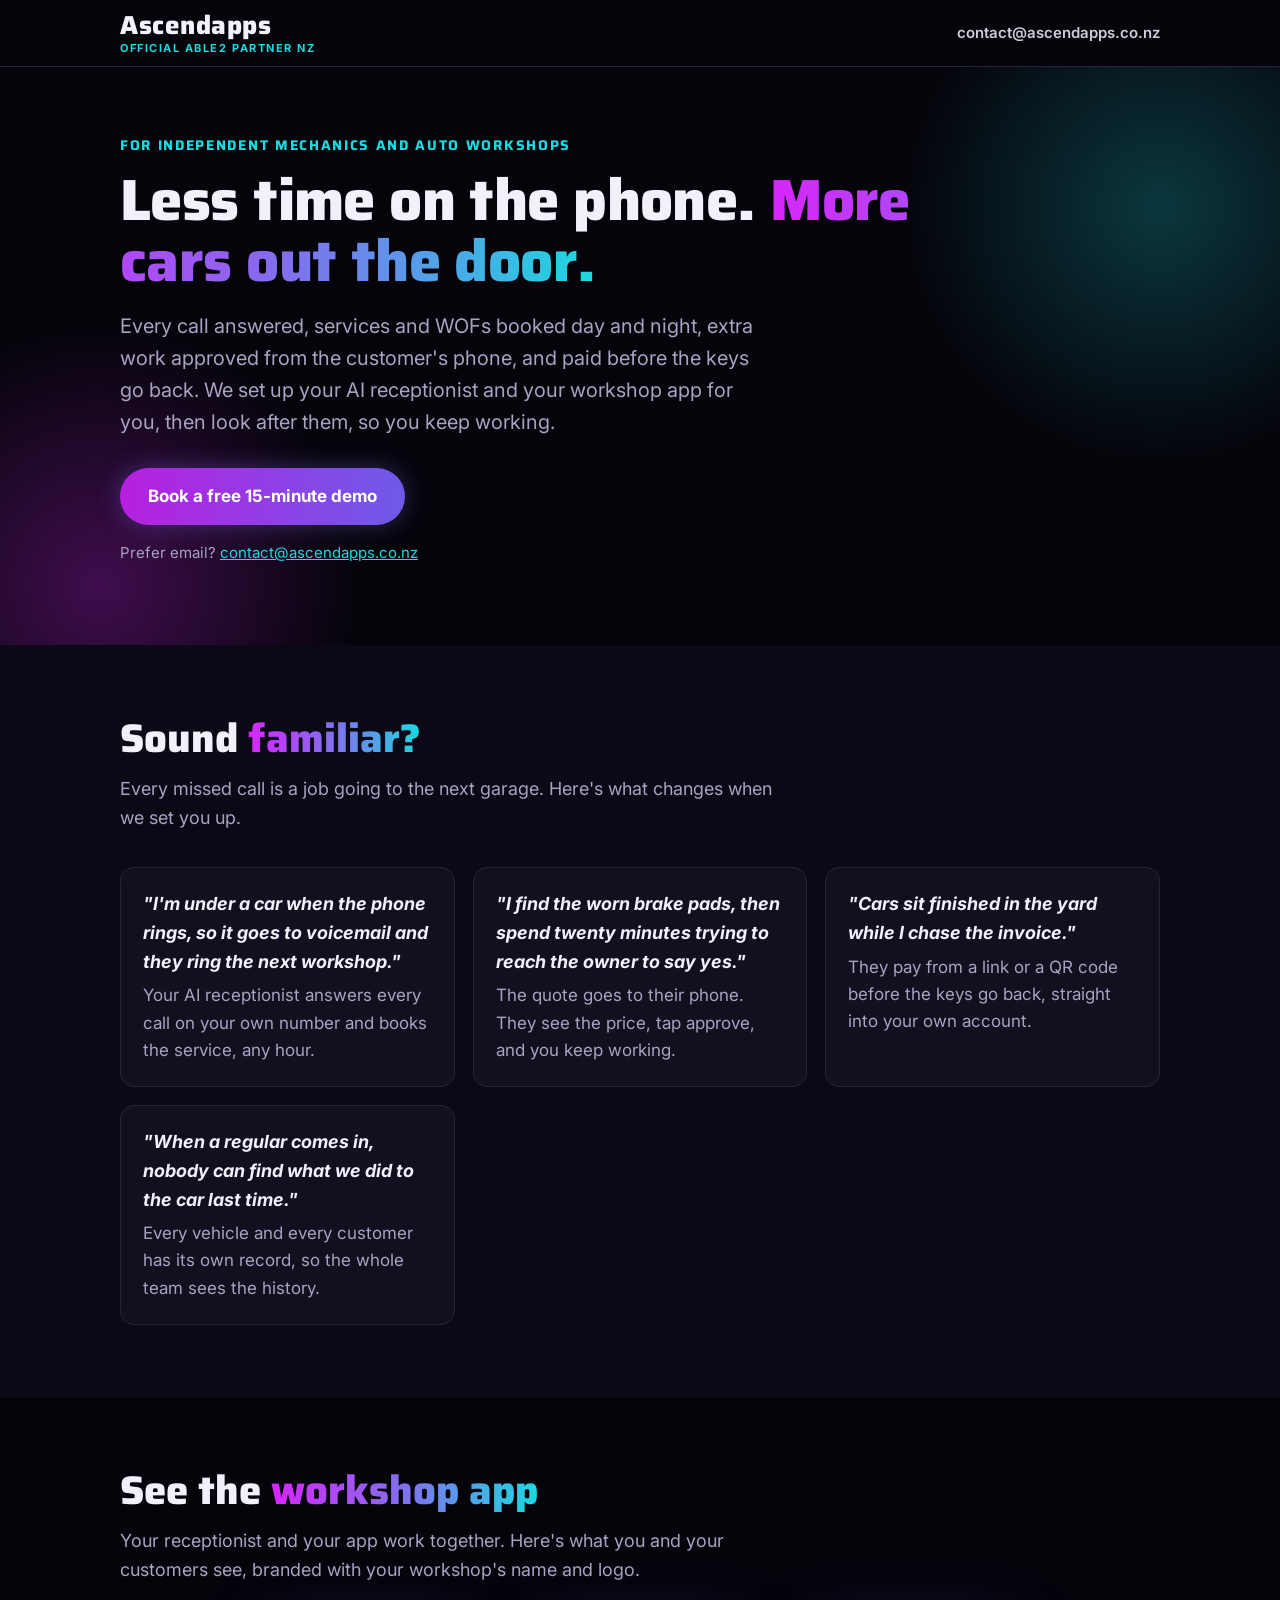
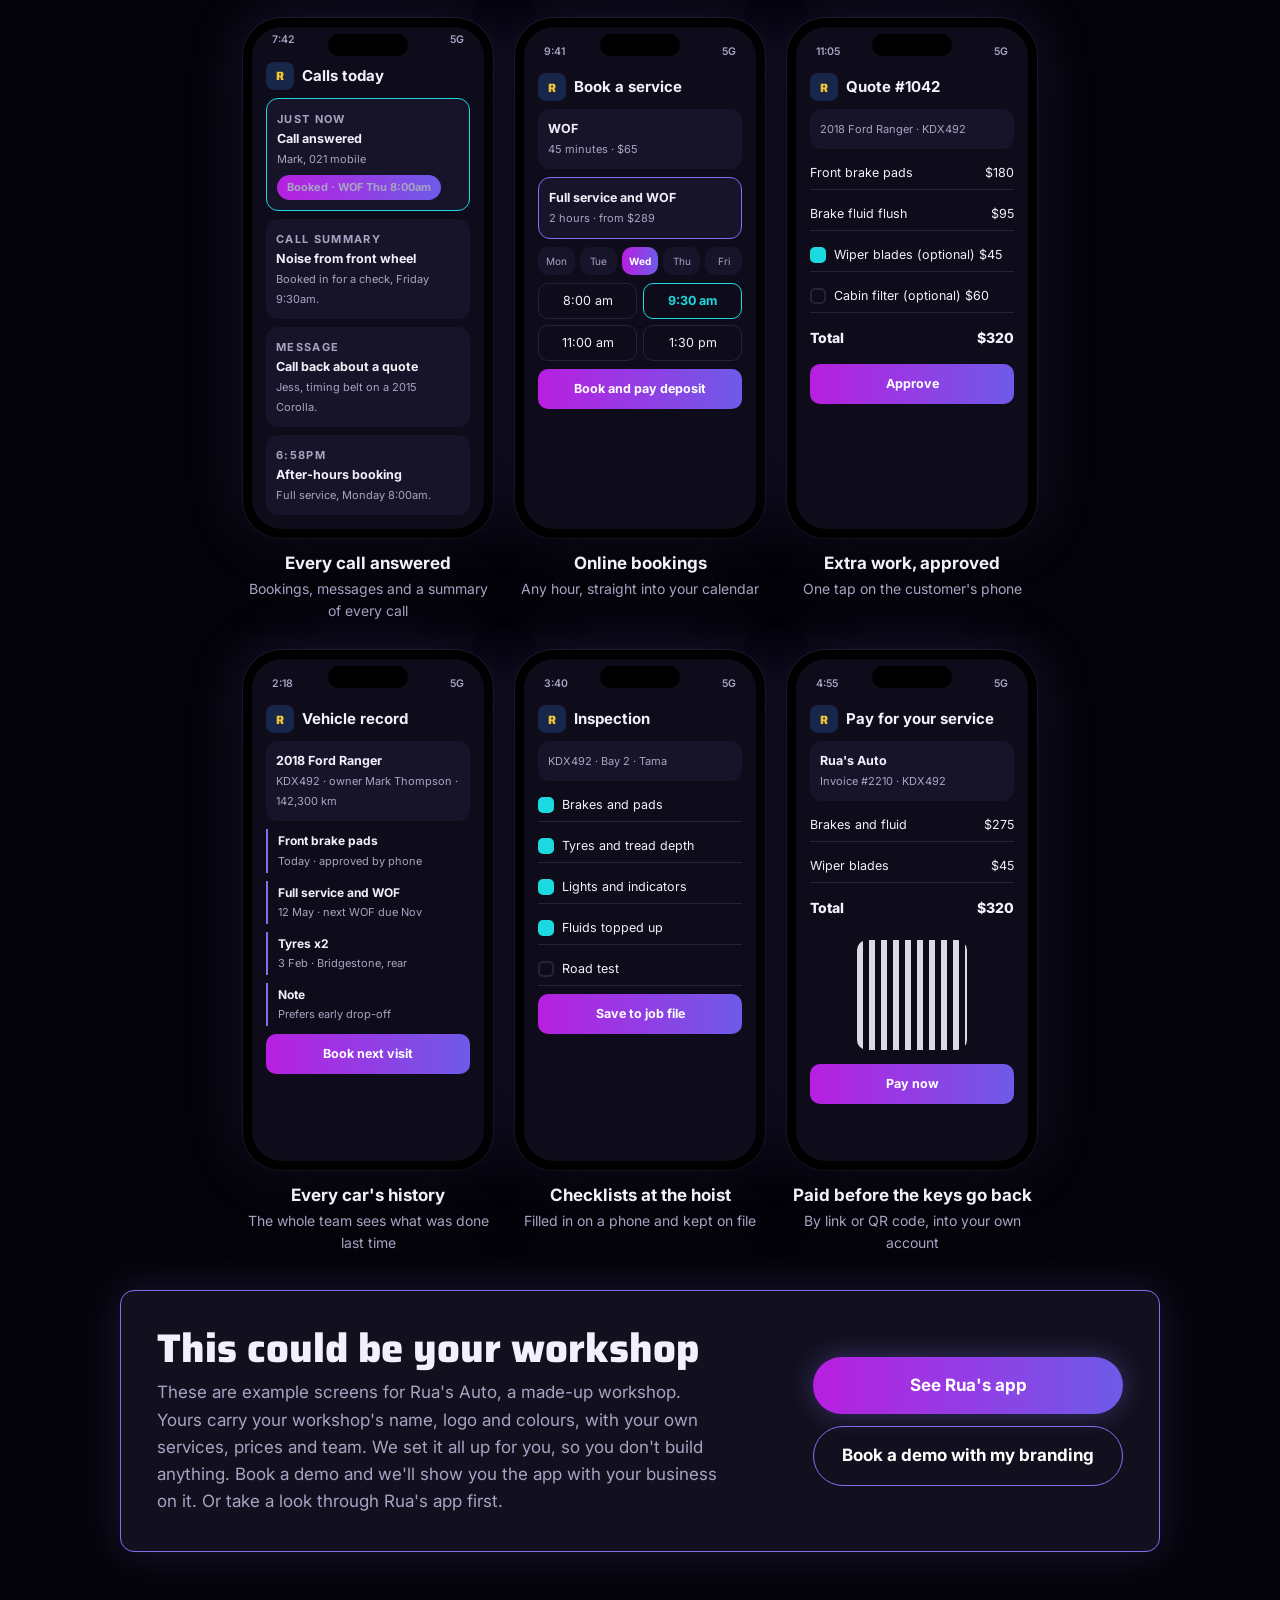
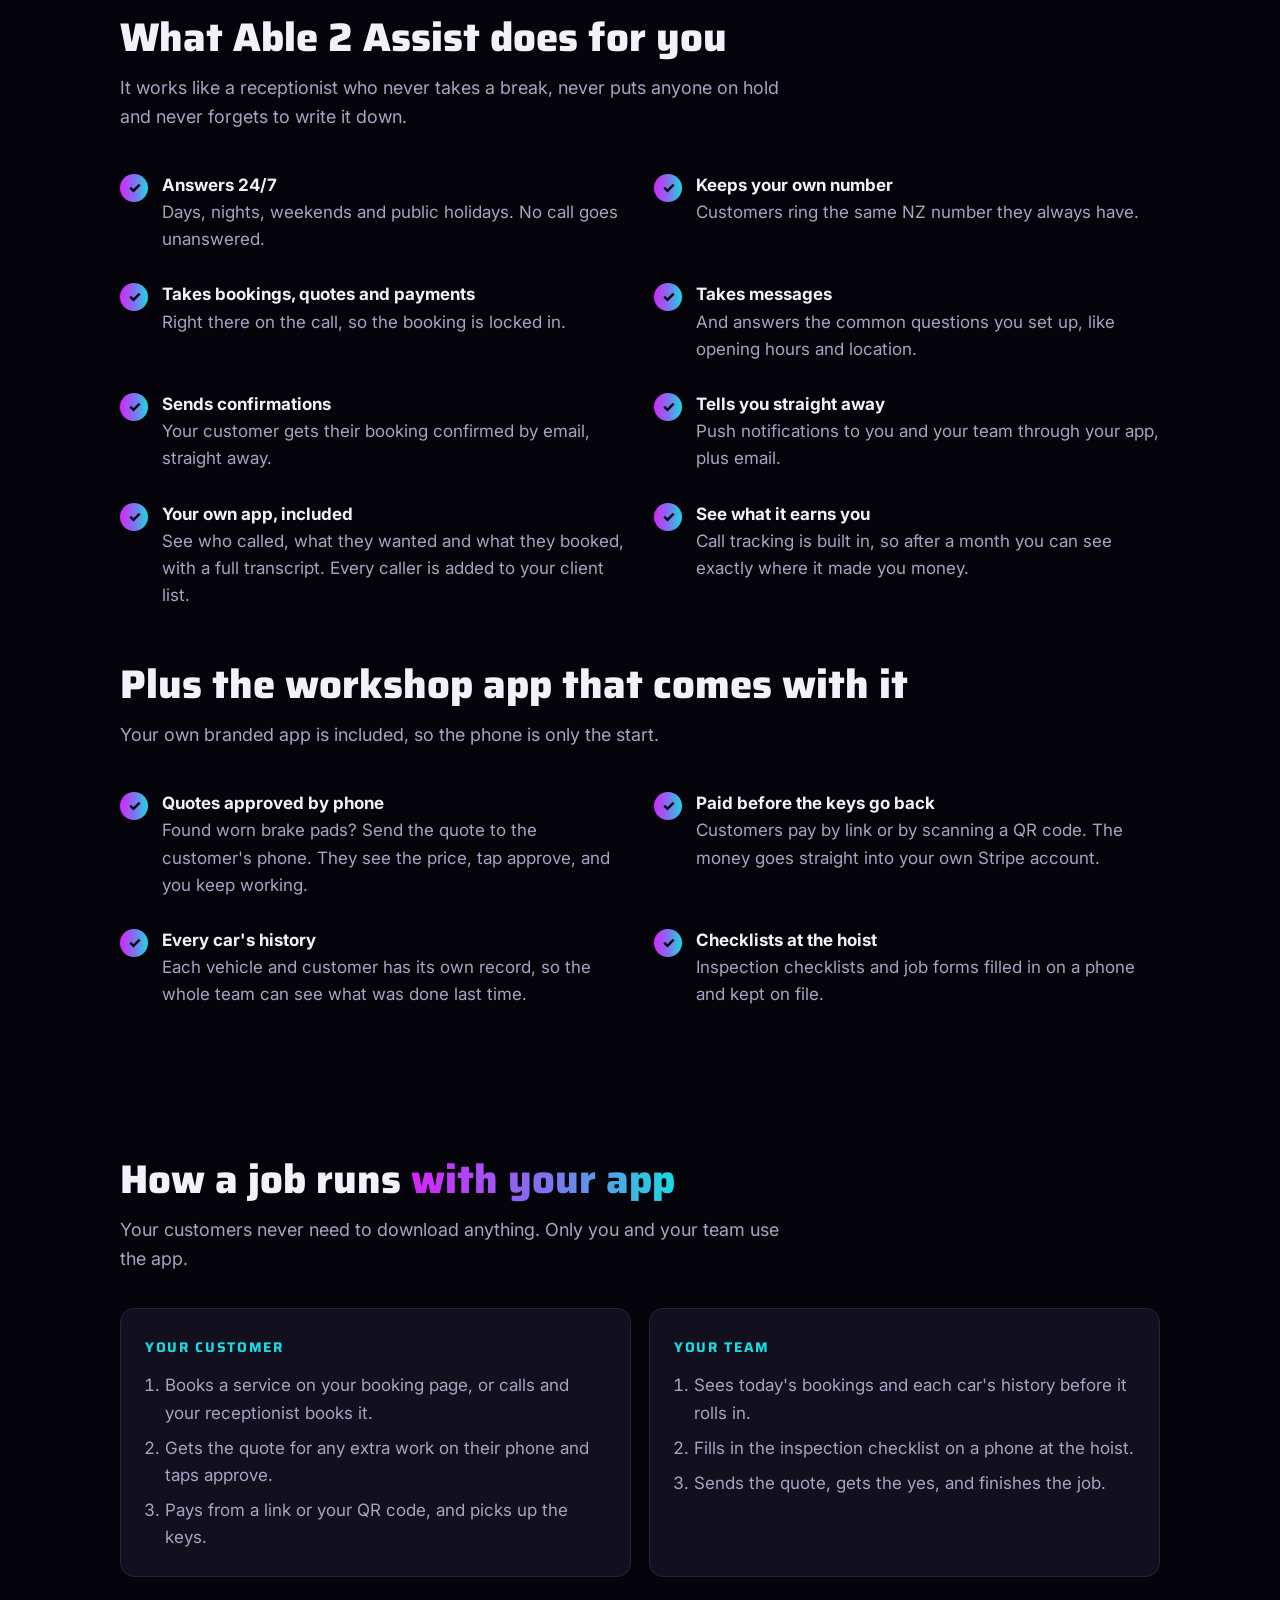
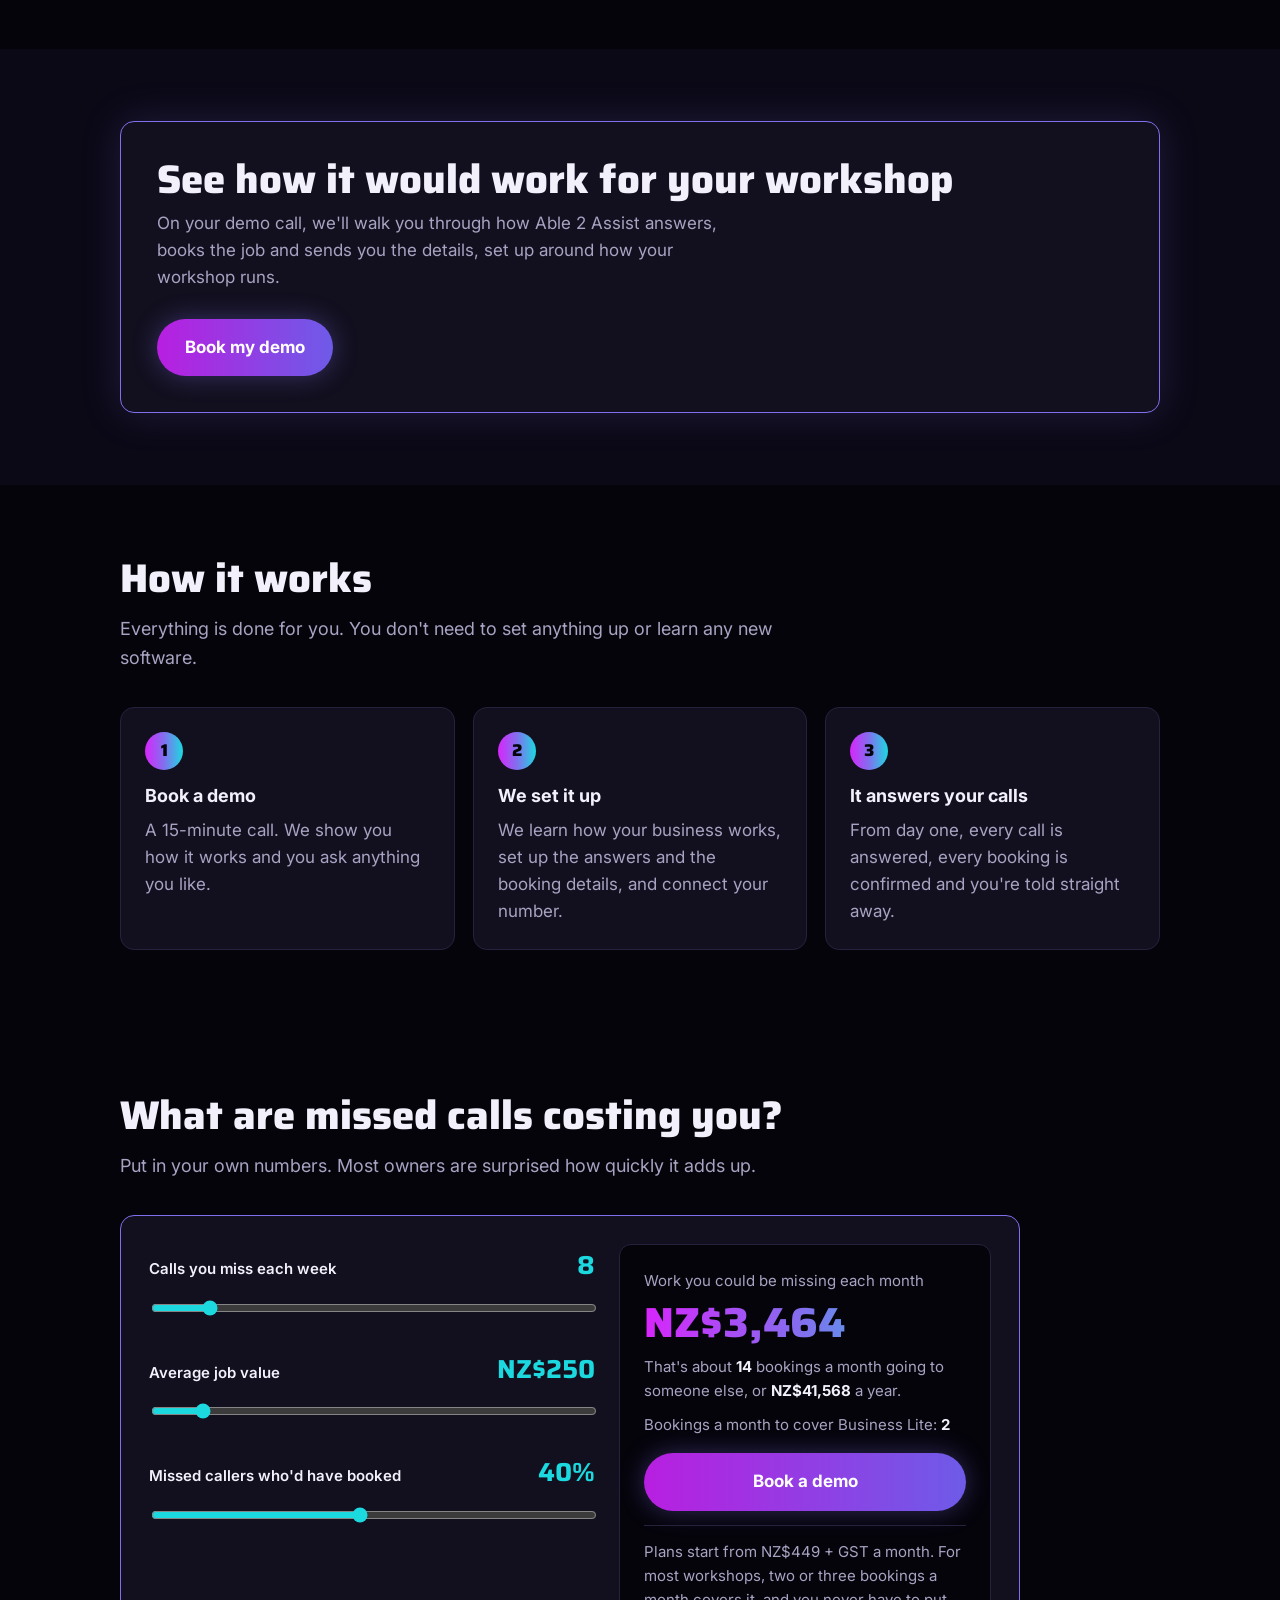
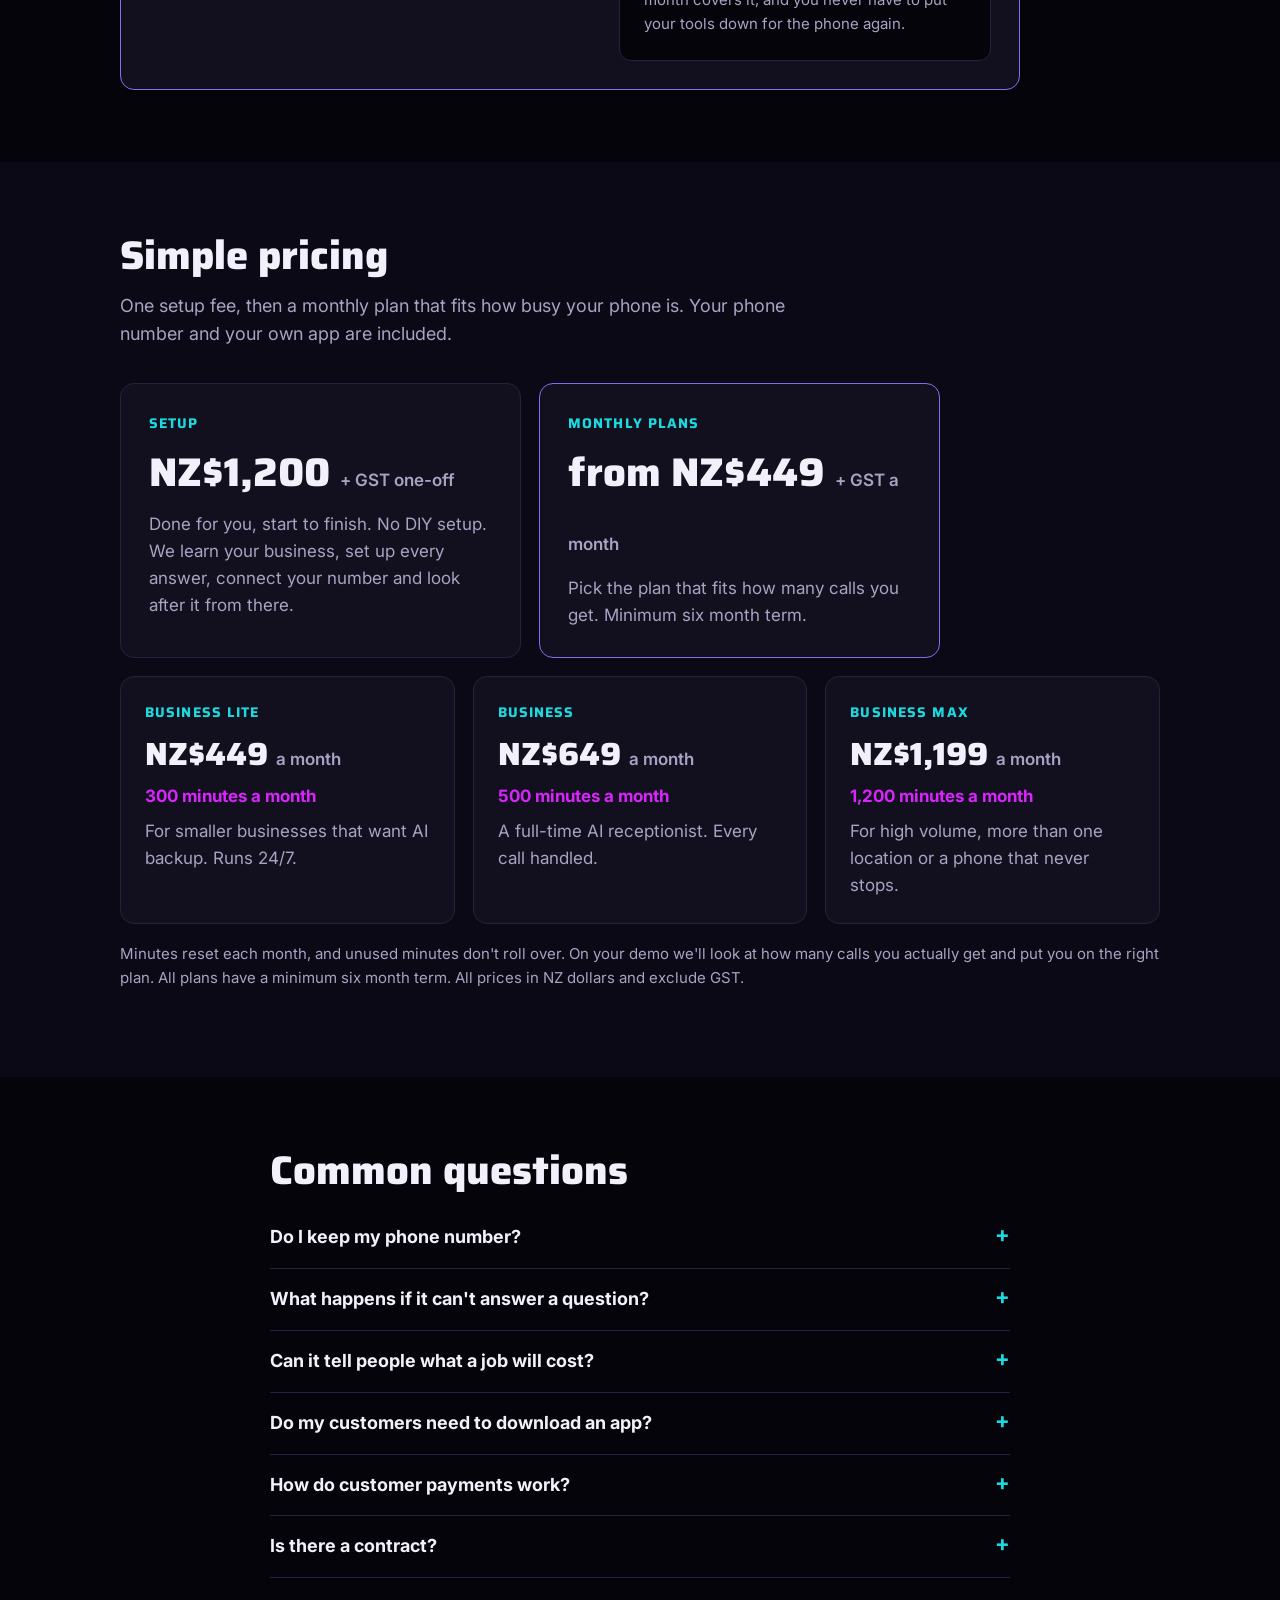
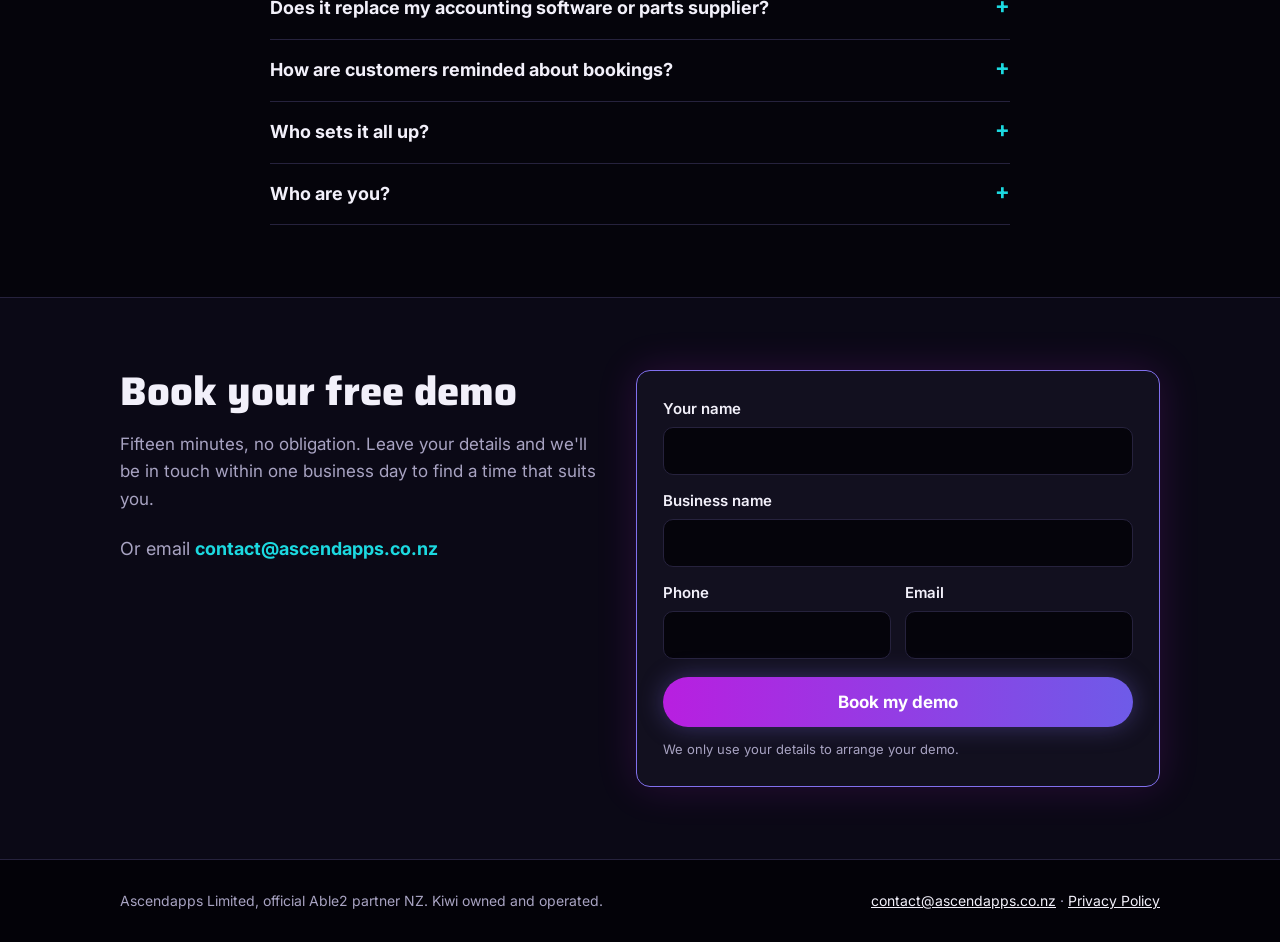
<file: mechanics/index.html>
<!DOCTYPE html>
<html lang="en-NZ">
<head>
<meta charset="utf-8">
<meta name="viewport" content="width=device-width, initial-scale=1">
<title>Able 2 Assist for mechanics | Ascendapps</title>
<meta name="description" content="An AI receptionist that answers your workshop phone 24/7, books services and WOFs and sends confirmations. Kiwi owned and operated.">
<link rel="preconnect" href="https://fonts.googleapis.com">
<link rel="preconnect" href="https://fonts.gstatic.com" crossorigin>
<link href="https://fonts.googleapis.com/css2?family=Inter:wght@400;600;700&family=Saira:wght@700;800&display=swap" rel="stylesheet">
<link rel="stylesheet" href="../css/style.css">
<script>window.SH_CONFIG = { site: "able2nz" };</script>
<script src="https://simple-host.app/auth.js"></script>
<style>
.m-phones{display:flex;flex-wrap:wrap;gap:28px 22px;justify-content:center;margin-top:10px}
.m-item{display:flex;flex-direction:column;align-items:center;gap:12px;width:250px}
.m-phone{width:250px;height:520px;border-radius:38px;background:#000;padding:9px;box-shadow:0 30px 60px rgba(0,0,0,.5),0 0 0 1px rgba(255,255,255,.07),0 0 60px rgba(129,112,238,.18)}
.m-scr{position:relative;width:100%;height:100%;border-radius:30px;background:#0E0C1A;overflow:hidden;display:flex;flex-direction:column;font-size:12.5px;color:var(--text)}
.m-notch{position:absolute;top:7px;left:50%;transform:translateX(-50%);width:80px;height:22px;border-radius:12px;background:#000}
.m-sb{height:36px;display:flex;justify-content:space-between;align-items:flex-end;padding:0 20px 3px;font-size:10.5px;font-weight:600;color:var(--muted)}
.m-head{display:flex;align-items:center;gap:8px;padding:10px 14px 8px}
.m-logo{width:28px;height:28px;border-radius:8px;background:#18264A;color:#F2C230;font-weight:800;display:flex;align-items:center;justify-content:center;font-size:12px;font-family:"Saira",sans-serif}
.m-title{font-weight:700;font-size:15px}
.m-body{padding:0 14px 14px;display:flex;flex-direction:column;gap:8px;flex:1}
.m-card{background:#17142A;border-radius:12px;padding:10px}
.m-card b{display:block}
.m-card span{color:var(--muted);font-size:11px}
.m-k{font-size:9.5px;letter-spacing:.12em;text-transform:uppercase;font-weight:700;color:var(--cyan)}
.m-pill{display:inline-block;margin-top:6px;padding:4px 10px;border-radius:99px;background:var(--btn);color:#fff;font-weight:700;font-size:10.5px}
.m-row{display:flex;justify-content:space-between;padding:6px 0;border-bottom:1px solid var(--line)}
.m-row.tot{font-weight:800;border:0;font-size:14px}
.m-btn{background:var(--btn);border-radius:10px;padding:10px;text-align:center;font-weight:700;color:#fff}
.m-days{display:grid;grid-template-columns:repeat(5,1fr);gap:5px;text-align:center;font-size:10px;color:var(--muted)}
.m-days span{padding:6px 0;border-radius:10px;background:#17142A}
.m-days span.on{background:var(--btn);color:#fff;font-weight:700}
.m-slots{display:grid;grid-template-columns:1fr 1fr;gap:6px}
.m-slots span{border:1px solid var(--line);border-radius:10px;padding:7px;text-align:center}
.m-slots span.on{border-color:var(--cyan);color:var(--cyan);font-weight:700}
.m-chk{display:flex;gap:8px;align-items:center;padding:6px 0;border-bottom:1px solid var(--line)}
.m-chk i{width:16px;height:16px;border-radius:5px;border:2px solid var(--line);flex:0 0 auto}
.m-chk i.on{background:var(--cyan);border-color:var(--cyan)}
.m-hist{border-left:2px solid var(--violet);padding:2px 0 2px 10px}
.m-hist b{display:block;font-size:12px}
.m-hist span{color:var(--muted);font-size:11px}
.m-cap{text-align:center;font-weight:700}
.m-cap span{display:block;font-weight:400;color:var(--muted);font-size:14px}
.m-qr{width:110px;height:110px;margin:6px auto;border-radius:10px;background:repeating-linear-gradient(90deg,#F2F0FA 0 6px,#0E0C1A 6px 12px),#F2F0FA;opacity:.9}
</style>
</head>
<body>

<header class="top">
  <div class="wrap">
    <a class="brand wm" href="../"><b>Ascendapps</b><small>Official Able2 partner NZ</small></a>
    <a class="top-call" href="mailto:contact@ascendapps.co.nz">contact@ascendapps.co.nz</a>
  </div>
</header>

<div class="hero">
  <div class="wrap">
    <span class="eyebrow">For independent mechanics and auto workshops</span>
    <h1>Less time on the phone. <span>More cars out the door.</span></h1>
    <p class="lead">Every call answered, services and WOFs booked day and night, extra work approved from the customer's phone, and paid before the keys go back. We set up your AI receptionist and your workshop app for you, then look after them, so you keep working.</p>
    <a class="btn" href="#book">Book a free 15-minute demo</a>
    <span class="sub-cta">Prefer email? <a href="mailto:contact@ascendapps.co.nz">contact@ascendapps.co.nz</a></span>
  </div>
</div>

<section class="alt">
  <div class="wrap">
    <h2>Sound <span>familiar?</span></h2>
    <p class="section-lead">Every missed call is a job going to the next garage. Here's what changes when we set you up.</p>
    <div class="pain" style="grid-template-columns:repeat(auto-fit,minmax(300px,1fr))">
      <div><strong style="font-style:italic">"I'm under a car when the phone rings, so it goes to voicemail and they ring the next workshop."</strong><p>Your AI receptionist answers every call on your own number and books the service, any hour.</p></div>
      <div><strong style="font-style:italic">"I find the worn brake pads, then spend twenty minutes trying to reach the owner to say yes."</strong><p>The quote goes to their phone. They see the price, tap approve, and you keep working.</p></div>
      <div><strong style="font-style:italic">"Cars sit finished in the yard while I chase the invoice."</strong><p>They pay from a link or a QR code before the keys go back, straight into your own account.</p></div>
      <div><strong style="font-style:italic">"When a regular comes in, nobody can find what we did to the car last time."</strong><p>Every vehicle and every customer has its own record, so the whole team sees the history.</p></div>
    </div>
  </div>
</section>

<section>
  <div class="wrap">
    <h2>See the <span>workshop app</span></h2>
    <p class="section-lead">Your receptionist and your app work together. Here's what you and your customers see, branded with your workshop's name and logo.</p>
    <div class="m-phones">
      <div class="m-item"><div class="m-phone"><div class="m-scr"><div class="m-notch"></div><div class="m-sb"><span>7:42</span><span>5G</span></div>
        <div class="m-head"><span class="m-logo">R</span><span class="m-title">Calls today</span></div>
        <div class="m-body">
          <div class="m-card" style="border:1px solid var(--cyan)"><span class="m-k">Just now</span><b>Call answered</b><span>Mark, 021 mobile</span><br><span class="m-pill">Booked · WOF Thu 8:00am</span></div>
          <div class="m-card"><span class="m-k">Call summary</span><b>Noise from front wheel</b><span>Booked in for a check, Friday 9:30am.</span></div>
          <div class="m-card"><span class="m-k">Message</span><b>Call back about a quote</b><span>Jess, timing belt on a 2015 Corolla.</span></div>
          <div class="m-card"><span class="m-k">6:58pm</span><b>After-hours booking</b><span>Full service, Monday 8:00am.</span></div>
        </div></div></div>
        <div class="m-cap">Every call answered<span>Bookings, messages and a summary of every call</span></div></div>
      <div class="m-item"><div class="m-phone"><div class="m-scr"><div class="m-notch"></div><div class="m-sb"><span>9:41</span><span>5G</span></div>
        <div class="m-head"><span class="m-logo">R</span><span class="m-title">Book a service</span></div>
        <div class="m-body">
          <div class="m-card"><b>WOF</b><span>45 minutes · $65</span></div>
          <div class="m-card" style="border:1px solid var(--violet)"><b>Full service and WOF</b><span>2 hours · from $289</span></div>
          <div class="m-days"><span>Mon</span><span>Tue</span><span class="on">Wed</span><span>Thu</span><span>Fri</span></div>
          <div class="m-slots"><span>8:00 am</span><span class="on">9:30 am</span><span>11:00 am</span><span>1:30 pm</span></div>
          <div class="m-btn">Book and pay deposit</div>
        </div></div></div>
        <div class="m-cap">Online bookings<span>Any hour, straight into your calendar</span></div></div>
      <div class="m-item"><div class="m-phone"><div class="m-scr"><div class="m-notch"></div><div class="m-sb"><span>11:05</span><span>5G</span></div>
        <div class="m-head"><span class="m-logo">R</span><span class="m-title">Quote #1042</span></div>
        <div class="m-body">
          <div class="m-card"><span>2018 Ford Ranger · KDX492</span></div>
          <div class="m-row"><span>Front brake pads</span><span>$180</span></div>
          <div class="m-row"><span>Brake fluid flush</span><span>$95</span></div>
          <div class="m-chk"><i class="on"></i><span>Wiper blades (optional) $45</span></div>
          <div class="m-chk"><i></i><span>Cabin filter (optional) $60</span></div>
          <div class="m-row tot"><span>Total</span><span>$320</span></div>
          <div class="m-btn">Approve</div>
        </div></div></div>
        <div class="m-cap">Extra work, approved<span>One tap on the customer's phone</span></div></div>
      <div class="m-item"><div class="m-phone"><div class="m-scr"><div class="m-notch"></div><div class="m-sb"><span>2:18</span><span>5G</span></div>
        <div class="m-head"><span class="m-logo">R</span><span class="m-title">Vehicle record</span></div>
        <div class="m-body">
          <div class="m-card"><b>2018 Ford Ranger</b><span>KDX492 · owner Mark Thompson · 142,300 km</span></div>
          <div class="m-hist"><b>Front brake pads</b><span>Today · approved by phone</span></div>
          <div class="m-hist"><b>Full service and WOF</b><span>12 May · next WOF due Nov</span></div>
          <div class="m-hist"><b>Tyres x2</b><span>3 Feb · Bridgestone, rear</span></div>
          <div class="m-hist"><b>Note</b><span>Prefers early drop-off</span></div>
          <div class="m-btn">Book next visit</div>
        </div></div></div>
        <div class="m-cap">Every car's history<span>The whole team sees what was done last time</span></div></div>
      <div class="m-item"><div class="m-phone"><div class="m-scr"><div class="m-notch"></div><div class="m-sb"><span>3:40</span><span>5G</span></div>
        <div class="m-head"><span class="m-logo">R</span><span class="m-title">Inspection</span></div>
        <div class="m-body">
          <div class="m-card"><span>KDX492 · Bay 2 · Tama</span></div>
          <div class="m-chk"><i class="on"></i><span>Brakes and pads</span></div>
          <div class="m-chk"><i class="on"></i><span>Tyres and tread depth</span></div>
          <div class="m-chk"><i class="on"></i><span>Lights and indicators</span></div>
          <div class="m-chk"><i class="on"></i><span>Fluids topped up</span></div>
          <div class="m-chk"><i></i><span>Road test</span></div>
          <div class="m-btn">Save to job file</div>
        </div></div></div>
        <div class="m-cap">Checklists at the hoist<span>Filled in on a phone and kept on file</span></div></div>
      <div class="m-item"><div class="m-phone"><div class="m-scr"><div class="m-notch"></div><div class="m-sb"><span>4:55</span><span>5G</span></div>
        <div class="m-head"><span class="m-logo">R</span><span class="m-title">Pay for your service</span></div>
        <div class="m-body">
          <div class="m-card"><b>Rua's Auto</b><span>Invoice #2210 · KDX492</span></div>
          <div class="m-row"><span>Brakes and fluid</span><span>$275</span></div>
          <div class="m-row"><span>Wiper blades</span><span>$45</span></div>
          <div class="m-row tot"><span>Total</span><span>$320</span></div>
          <div class="m-qr" aria-hidden="true"></div>
          <div class="m-btn">Pay now</div>
        </div></div></div>
        <div class="m-cap">Paid before the keys go back<span>By link or QR code, into your own account</span></div></div>
    </div>
    <div class="demo-band" style="margin-top:36px">
      <div>
        <h2>This could be your workshop</h2>
        <p>These are example screens for Rua's Auto, a made-up workshop. Yours carry your workshop's name, logo and colours, with your own services, prices and team. We set it all up for you, so you don't build anything. Book a demo and we'll show you the app with your business on it. Or take a look through Rua's app first.</p>
      </div>
      <div style="display:flex;flex-direction:column;gap:12px;align-items:stretch;text-align:center">
        <a class="btn" href="/mechanics-demo">See Rua's app</a>
        <a class="btn" href="#book" style="background:transparent;border:1px solid var(--violet);box-shadow:none">Book a demo with my branding</a>
      </div>
    </div>

    <h2 style="margin-top:64px">What Able 2 Assist does for you</h2>
    <p class="section-lead">It works like a receptionist who never takes a break, never puts anyone on hold and never forgets to write it down.</p>
    <ul class="features"><li><span class="tick">&#10003;</span><div><strong>Answers 24/7</strong><span class="d">Days, nights, weekends and public holidays. No call goes unanswered.</span></div></li><li><span class="tick">&#10003;</span><div><strong>Keeps your own number</strong><span class="d">Customers ring the same NZ number they always have.</span></div></li><li><span class="tick">&#10003;</span><div><strong>Takes bookings, quotes and payments</strong><span class="d">Right there on the call, so the booking is locked in.</span></div></li><li><span class="tick">&#10003;</span><div><strong>Takes messages</strong><span class="d">And answers the common questions you set up, like opening hours and location.</span></div></li><li><span class="tick">&#10003;</span><div><strong>Sends confirmations</strong><span class="d">Your customer gets their booking confirmed by email, straight away.</span></div></li><li><span class="tick">&#10003;</span><div><strong>Tells you straight away</strong><span class="d">Push notifications to you and your team through your app, plus email.</span></div></li><li><span class="tick">&#10003;</span><div><strong>Your own app, included</strong><span class="d">See who called, what they wanted and what they booked, with a full transcript. Every caller is added to your client list.</span></div></li><li><span class="tick">&#10003;</span><div><strong>See what it earns you</strong><span class="d">Call tracking is built in, so after a month you can see exactly where it made you money.</span></div></li></ul>
    <h2 style="margin-top:48px">Plus the workshop app that comes with it</h2><p class="section-lead">Your own branded app is included, so the phone is only the start.</p><ul class="features"><li><span class="tick">&#10003;</span><div><strong>Quotes approved by phone</strong><span class="d">Found worn brake pads? Send the quote to the customer's phone. They see the price, tap approve, and you keep working.</span></div></li><li><span class="tick">&#10003;</span><div><strong>Paid before the keys go back</strong><span class="d">Customers pay by link or by scanning a QR code. The money goes straight into your own Stripe account.</span></div></li><li><span class="tick">&#10003;</span><div><strong>Every car's history</strong><span class="d">Each vehicle and customer has its own record, so the whole team can see what was done last time.</span></div></li><li><span class="tick">&#10003;</span><div><strong>Checklists at the hoist</strong><span class="d">Inspection checklists and job forms filled in on a phone and kept on file.</span></div></li></ul>
  </div>
</section>

<section>
  <div class="wrap">
    <h2>How a job runs <span>with your app</span></h2>
    <p class="section-lead">Your customers never need to download anything. Only you and your team use the app.</p>
    <div style="display:grid;grid-template-columns:repeat(auto-fit,minmax(300px,1fr));gap:18px">
      <div style="background:var(--card);border:1px solid var(--line);border-radius:var(--radius);padding:24px"><span class="eyebrow">Your customer</span><ol style="margin:0;padding-left:20px;color:var(--muted);display:grid;gap:8px"><li>Books a service on your booking page, or calls and your receptionist books it.</li><li>Gets the quote for any extra work on their phone and taps approve.</li><li>Pays from a link or your QR code, and picks up the keys.</li></ol></div>
      <div style="background:var(--card);border:1px solid var(--line);border-radius:var(--radius);padding:24px"><span class="eyebrow">Your team</span><ol style="margin:0;padding-left:20px;color:var(--muted);display:grid;gap:8px"><li>Sees today's bookings and each car's history before it rolls in.</li><li>Fills in the inspection checklist on a phone at the hoist.</li><li>Sends the quote, gets the yes, and finishes the job.</li></ol></div>
    </div>
  </div>
</section>

<section class="alt">
  <div class="wrap">
    <div class="demo-band">
      <div>
        <h2>See how it would work for your workshop</h2>
        <p>On your demo call, we'll walk you through how Able 2 Assist answers, books the job and sends you the details, set up around how your workshop runs.</p>
      </div>
      <a class="btn" href="#book">Book my demo</a>
    </div>
  </div>
</section>

<section>
  <div class="wrap">
    <h2>How it works</h2>
    <p class="section-lead">Everything is done for you. You don't need to set anything up or learn any new software.</p>
    <div class="steps">
      <div><strong>Book a demo</strong><p>A 15-minute call. We show you how it works and you ask anything you like.</p></div>
      <div><strong>We set it up</strong><p>We learn how your business works, set up the answers and the booking details, and connect your number.</p></div>
      <div><strong>It answers your calls</strong><p>From day one, every call is answered, every booking is confirmed and you're told straight away.</p></div>
    </div>
  </div>
</section>

<section>
  <div class="wrap">
    <h2>What are missed calls costing you?</h2>
    <p class="section-lead">Put in your own numbers. Most owners are surprised how quickly it adds up.</p>
    <div class="calc" id="mcalc">
      <div style="display:flex;flex-direction:column;gap:22px">
        <div><div style="display:flex;justify-content:space-between;align-items:baseline;gap:12px"><label for="mc-calls" style="margin:0">Calls you miss each week</label><strong id="mc-calls-out" style="font-family:'Saira',sans-serif;font-size:26px;color:var(--cyan)">8</strong></div><input id="mc-calls" type="range" min="1" max="60" step="1" value="8" style="width:100%;height:32px;padding:0;border:0;background:transparent;accent-color:#1CD9E0;cursor:pointer"></div>
        <div><div style="display:flex;justify-content:space-between;align-items:baseline;gap:12px"><label for="mc-value" style="margin:0">Average job value</label><strong id="mc-value-out" style="font-family:'Saira',sans-serif;font-size:26px;color:var(--cyan)">NZ$250</strong></div><input id="mc-value" type="range" min="50" max="2000" step="25" value="250" style="width:100%;height:32px;padding:0;border:0;background:transparent;accent-color:#1CD9E0;cursor:pointer"></div>
        <div><div style="display:flex;justify-content:space-between;align-items:baseline;gap:12px"><label for="mc-pct" style="margin:0">Missed callers who'd have booked</label><strong id="mc-pct-out" style="font-family:'Saira',sans-serif;font-size:26px;color:var(--cyan)">40%</strong></div><input id="mc-pct" type="range" min="5" max="80" step="5" value="40" style="width:100%;height:32px;padding:0;border:0;background:transparent;accent-color:#1CD9E0;cursor:pointer"></div>
      </div>
      <div class="calc-result">
        <p>Work you could be missing each month</p>
        <div class="big" id="mc-out">NZ$0</div>
        <p>That's about <strong id="mc-jobs">0</strong> bookings a month going to someone else, or <strong id="mc-year">NZ$0</strong> a year.</p>
        <p style="margin-top:10px">Bookings a month to cover Business Lite: <strong id="mc-break">0</strong></p>
        <a class="btn" href="#book" style="margin-top:16px;text-align:center">Book a demo</a>
        <p class="cost">Plans start from NZ$449 + GST a month. For most workshops, two or three bookings a month covers it, and you never have to put your tools down for the phone again.</p>
      </div>
    </div>
  </div>
</section>

<section class="alt">
  <div class="wrap">
    <h2>Simple pricing</h2>
    <p class="section-lead">One setup fee, then a monthly plan that fits how busy your phone is. Your phone number and your own app are included.</p>
    <div class="price">
      <div class="price-card">
        <div class="label">Setup</div>
        <div class="amount">NZ$1,200 <small>+ GST one-off</small></div>
        <p>Done for you, start to finish. No DIY setup. We learn your business, set up every answer, connect your number and look after it from there.</p>
      </div>
      <div class="price-card main">
        <div class="label">Monthly plans</div>
        <div class="amount">from NZ$449 <small>+ GST a month</small></div>
        <p>Pick the plan that fits how many calls you get. Minimum six month term.</p>
      </div>
    </div>
    <div class="plans">
      <div class="plan"><div class="label">Business Lite</div><div class="amount">NZ$449 <small>a month</small></div><p class="mins">300 minutes a month</p><p>For smaller businesses that want AI backup. Runs 24/7.</p></div>
      <div class="plan"><div class="label">Business</div><div class="amount">NZ$649 <small>a month</small></div><p class="mins">500 minutes a month</p><p>A full-time AI receptionist. Every call handled.</p></div>
      <div class="plan"><div class="label">Business Max</div><div class="amount">NZ$1,199 <small>a month</small></div><p class="mins">1,200 minutes a month</p><p>For high volume, more than one location or a phone that never stops.</p></div>
    </div>
    <p class="price-note">Minutes reset each month, and unused minutes don't roll over. On your demo we'll look at how many calls you actually get and put you on the right plan. All plans have a minimum six month term. All prices in NZ dollars and exclude GST.</p>
  </div>
</section>

<section>
  <div class="wrap faq">
    <h2>Common questions</h2>
    <details><summary>Do I keep my phone number?</summary><p>Yes. Customers keep calling the same NZ number they always have.</p></details>
    <details><summary>What happens if it can't answer a question?</summary><p>It takes a message and sends it to you straight away, so you can call the customer back.</p></details>
    <details><summary>Can it tell people what a job will cost?</summary><p>Yes. It gives quotes for the services you set up with us. Anything unusual is passed straight to you with the details.</p></details>
    <details><summary>Do my customers need to download an app?</summary><p>No. Only you and your team use the app. Your customers just ring your number like they always have.</p></details>
    <details><summary>How do customer payments work?</summary><p>Customers pay by link or QR code, and the money goes straight into your own Stripe account. Payments carry a 2% platform fee.</p></details>
    <details><summary>Is there a contract?</summary><p>There's a minimum six month term. After that it carries on month to month.</p></details>
    <details><summary>Does it replace my accounting software or parts supplier?</summary><p>No. It works alongside them. It handles your phone, bookings, quotes, payments and customer records.</p></details>
    <details><summary>How are customers reminded about bookings?</summary><p>By email and push notification, not text.</p></details>
    <details><summary>Who sets it all up?</summary><p>We do. We set up your receptionist and your workshop app with your name, logo, services and prices, connect your number, and look after it from there. You don't build anything.</p></details>
    <details><summary>Who are you?</summary><p>We're Ascendapps Limited, official Able2 partner NZ, Kiwi owned and operated. We work with our partners at <a href="https://able2.now/" target="_blank" rel="noopener">Able2</a> in Australia.</p></details>
  </div>
</section>

<section class="book" id="book">
  <div class="wrap grid">
    <div>
      <h2>Book your free demo</h2>
      <p>Fifteen minutes, no obligation. Leave your details and we'll be in touch within one business day to find a time that suits you.</p>
      <p class="call-line">Or email <a href="mailto:contact@ascendapps.co.nz">contact@ascendapps.co.nz</a></p>
    </div>
    <form class="demo" id="demo-form" data-page="mechanics" data-industry="Mechanic">
      <label>Your name<input name="name" autocomplete="name" required></label>
      <label>Business name<input name="business" autocomplete="organization" required></label>
      <div class="row">
        <label>Phone<input name="phone" type="tel" autocomplete="tel" required></label>
        <label>Email<input name="email" type="email" autocomplete="email" required></label>
      </div>
      <button class="btn" type="submit">Book my demo</button>
      <span id="status" role="status" aria-live="polite"></span>
      <p class="fine">We only use your details to arrange your demo.</p>
    </form>
  </div>
</section>

<footer>
  <div class="wrap">
    <span>Ascendapps Limited, official Able2 partner NZ. Kiwi owned and operated.</span>
    <span><a href="mailto:contact@ascendapps.co.nz">contact@ascendapps.co.nz</a> &middot; <a href="../privacy-policy/">Privacy Policy</a></span>
  </div>
</footer>

<script>
(function(){
  var MONTHLY=449, money=function(n){return 'NZ$'+Math.round(n).toLocaleString('en-NZ');};
  var $=function(id){return document.getElementById(id);};
  var c=$('mc-calls'), v=$('mc-value'), p=$('mc-pct');
  if(!c) return;
  function upd(){
    var jobs=(+c.value)*4.33*((+p.value)/100), lost=jobs*(+v.value);
    $('mc-calls-out').textContent=c.value; $('mc-value-out').textContent=money(+v.value); $('mc-pct-out').textContent=p.value+'%';
    $('mc-out').textContent=money(lost); $('mc-year').textContent=money(lost*12); $('mc-jobs').textContent=Math.round(jobs); $('mc-break').textContent=Math.ceil(MONTHLY/(+v.value));
  }
  [c,v,p].forEach(function(el){el.addEventListener('input',upd);});
  upd();
})();
</script>
<script src="../js/form.js"></script>
</body>
</html>
</file>
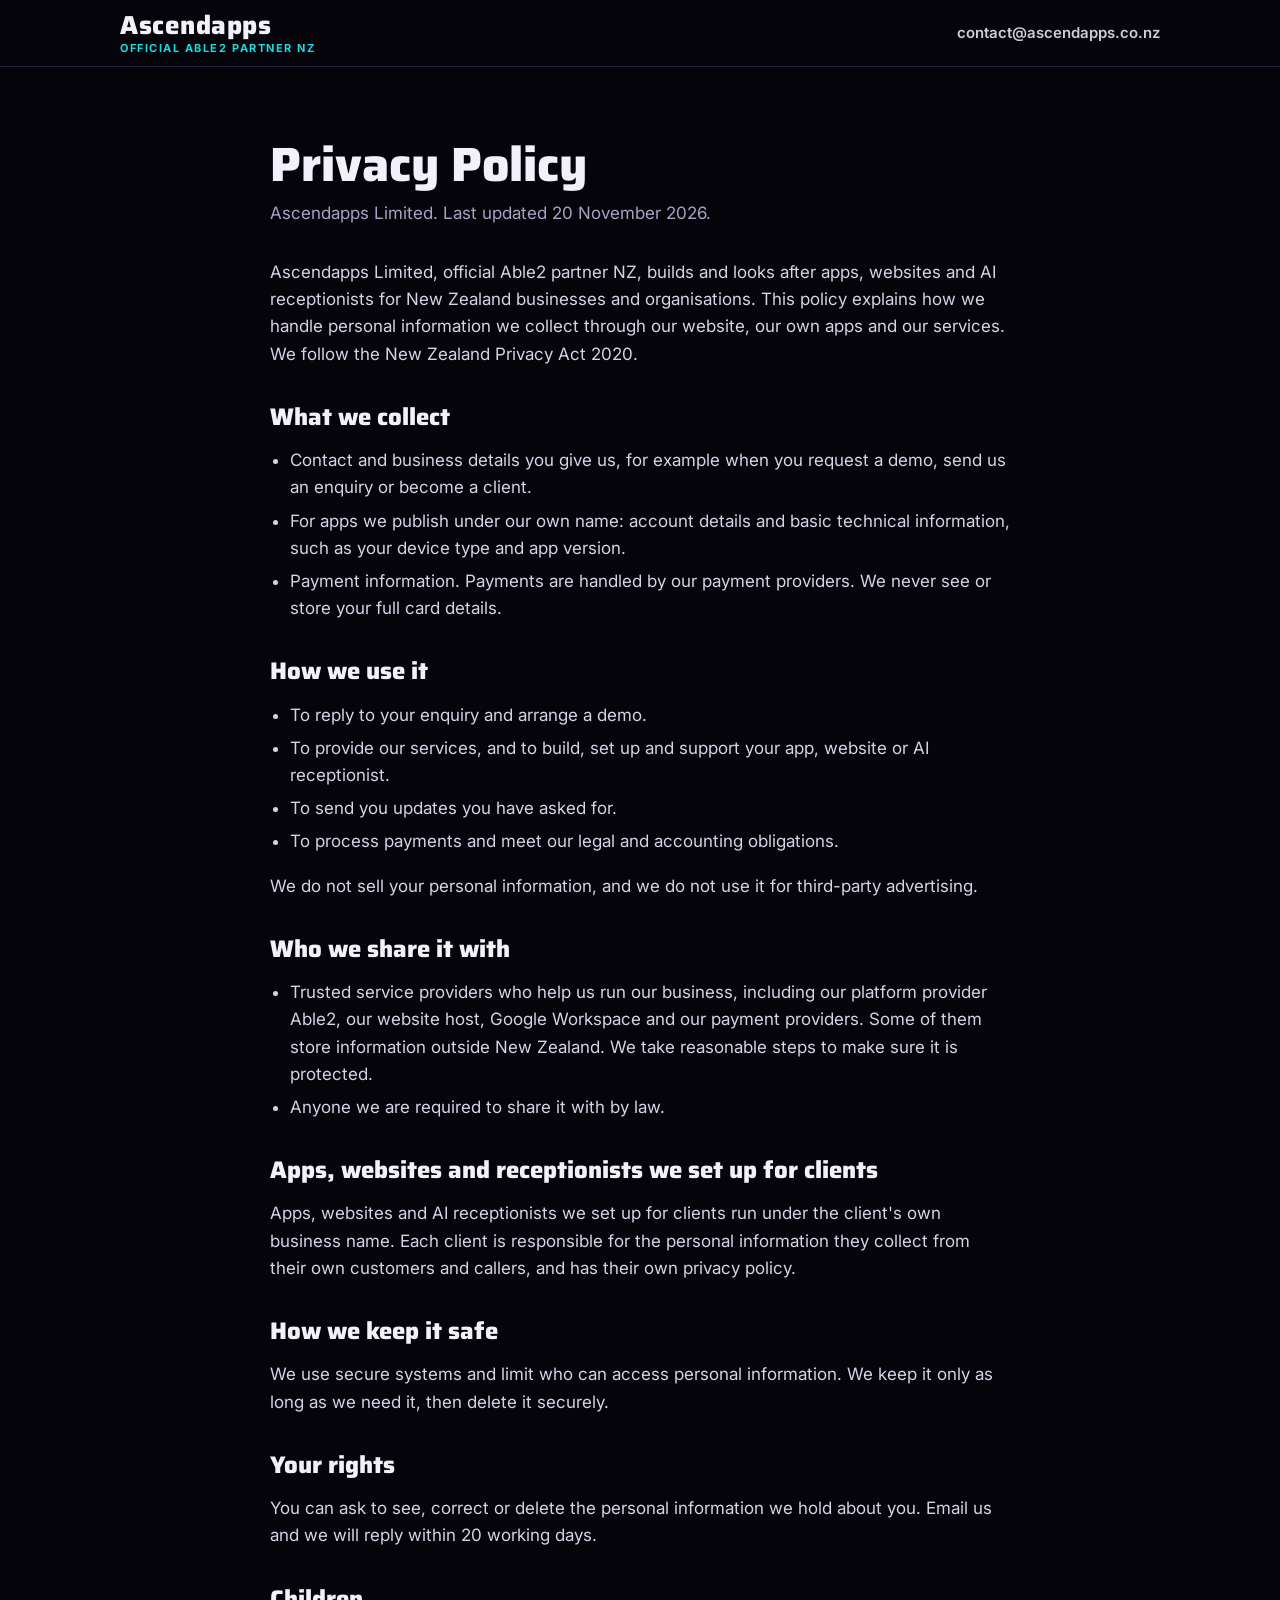
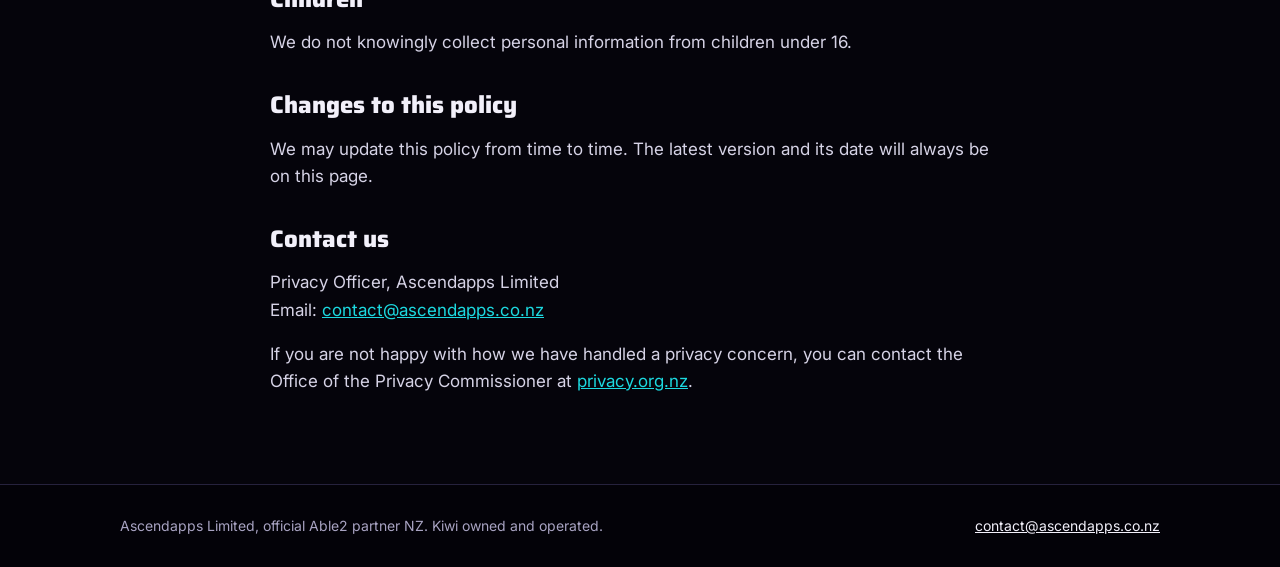
<file: privacy-policy/index.html>
<!DOCTYPE html>
<html lang="en-NZ">
<head>
<meta charset="utf-8">
<meta name="viewport" content="width=device-width, initial-scale=1">
<title>Privacy Policy | Ascendapps Limited</title>
<meta name="description" content="How Ascendapps Limited, official Able2 partner NZ, collects, uses and protects personal information.">
<link rel="preconnect" href="https://fonts.googleapis.com">
<link rel="preconnect" href="https://fonts.gstatic.com" crossorigin>
<link href="https://fonts.googleapis.com/css2?family=Inter:wght@400;600;700&family=Saira:wght@700;800&display=swap" rel="stylesheet">
<link rel="stylesheet" href="../css/style.css">
<style>
.policy { max-width: 780px; }
.policy h1 { font-size: clamp(34px, 5vw, 48px); font-weight: 800; line-height: 1.1; margin: 0 0 8px; }
.policy .updated { color: var(--muted); margin: 0 0 32px; }
.policy h2 { font-size: 24px; margin: 36px 0 10px; }
.policy p, .policy li { color: #D6D3E6; }
.policy ul { padding-left: 20px; }
.policy li { margin-bottom: 6px; }
</style>
</head>
<body>

<header class="top">
  <div class="wrap">
    <a class="brand wm" href="../"><b>Ascendapps</b><small>Official Able2 partner NZ</small></a>
    <a class="top-call" href="mailto:contact@ascendapps.co.nz">contact@ascendapps.co.nz</a>
  </div>
</header>

<section>
  <div class="wrap policy">
    <h1>Privacy Policy</h1>
    <p class="updated">Ascendapps Limited. Last updated 20 November 2026.</p>

    <p>Ascendapps Limited, official Able2 partner NZ, builds and looks after apps, websites and AI receptionists for New Zealand businesses and organisations. This policy explains how we handle personal information we collect through our website, our own apps and our services. We follow the New Zealand Privacy Act 2020.</p>

    <h2>What we collect</h2>
    <ul>
      <li>Contact and business details you give us, for example when you request a demo, send us an enquiry or become a client.</li>
      <li>For apps we publish under our own name: account details and basic technical information, such as your device type and app version.</li>
      <li>Payment information. Payments are handled by our payment providers. We never see or store your full card details.</li>
    </ul>

    <h2>How we use it</h2>
    <ul>
      <li>To reply to your enquiry and arrange a demo.</li>
      <li>To provide our services, and to build, set up and support your app, website or AI receptionist.</li>
      <li>To send you updates you have asked for.</li>
      <li>To process payments and meet our legal and accounting obligations.</li>
    </ul>
    <p>We do not sell your personal information, and we do not use it for third-party advertising.</p>

    <h2>Who we share it with</h2>
    <ul>
      <li>Trusted service providers who help us run our business, including our platform provider Able2, our website host, Google Workspace and our payment providers. Some of them store information outside New Zealand. We take reasonable steps to make sure it is protected.</li>
      <li>Anyone we are required to share it with by law.</li>
    </ul>

    <h2>Apps, websites and receptionists we set up for clients</h2>
    <p>Apps, websites and AI receptionists we set up for clients run under the client's own business name. Each client is responsible for the personal information they collect from their own customers and callers, and has their own privacy policy.</p>

    <h2>How we keep it safe</h2>
    <p>We use secure systems and limit who can access personal information. We keep it only as long as we need it, then delete it securely.</p>

    <h2>Your rights</h2>
    <p>You can ask to see, correct or delete the personal information we hold about you. Email us and we will reply within 20 working days.</p>

    <h2>Children</h2>
    <p>We do not knowingly collect personal information from children under 16.</p>

    <h2>Changes to this policy</h2>
    <p>We may update this policy from time to time. The latest version and its date will always be on this page.</p>

    <h2>Contact us</h2>
    <p>Privacy Officer, Ascendapps Limited<br>Email: <a href="mailto:contact@ascendapps.co.nz">contact@ascendapps.co.nz</a></p>
    <p>If you are not happy with how we have handled a privacy concern, you can contact the Office of the Privacy Commissioner at <a href="https://www.privacy.org.nz/" target="_blank" rel="noopener">privacy.org.nz</a>.</p>
  </div>
</section>

<footer>
  <div class="wrap">
    <span>Ascendapps Limited, official Able2 partner NZ. Kiwi owned and operated.</span>
    <span><a href="mailto:contact@ascendapps.co.nz">contact@ascendapps.co.nz</a></span>
  </div>
</footer>

</body>
</html>
</file>
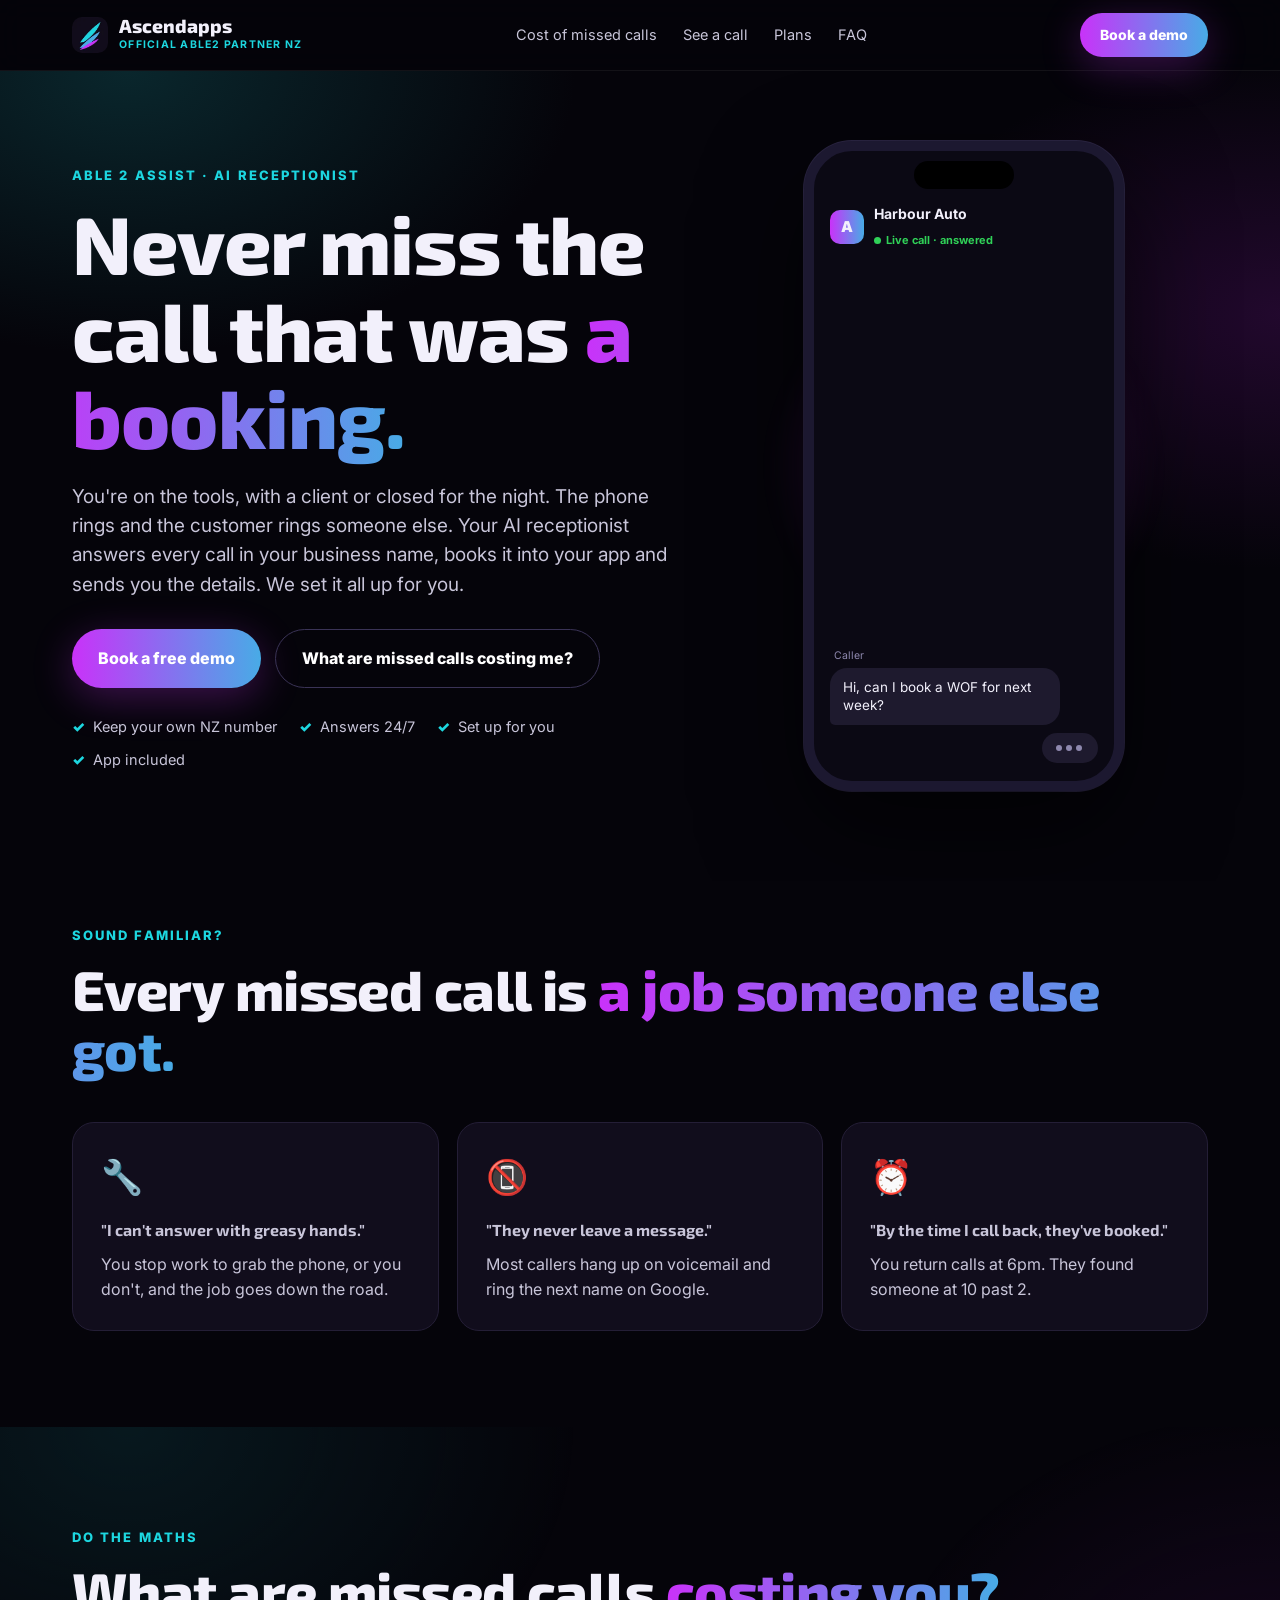
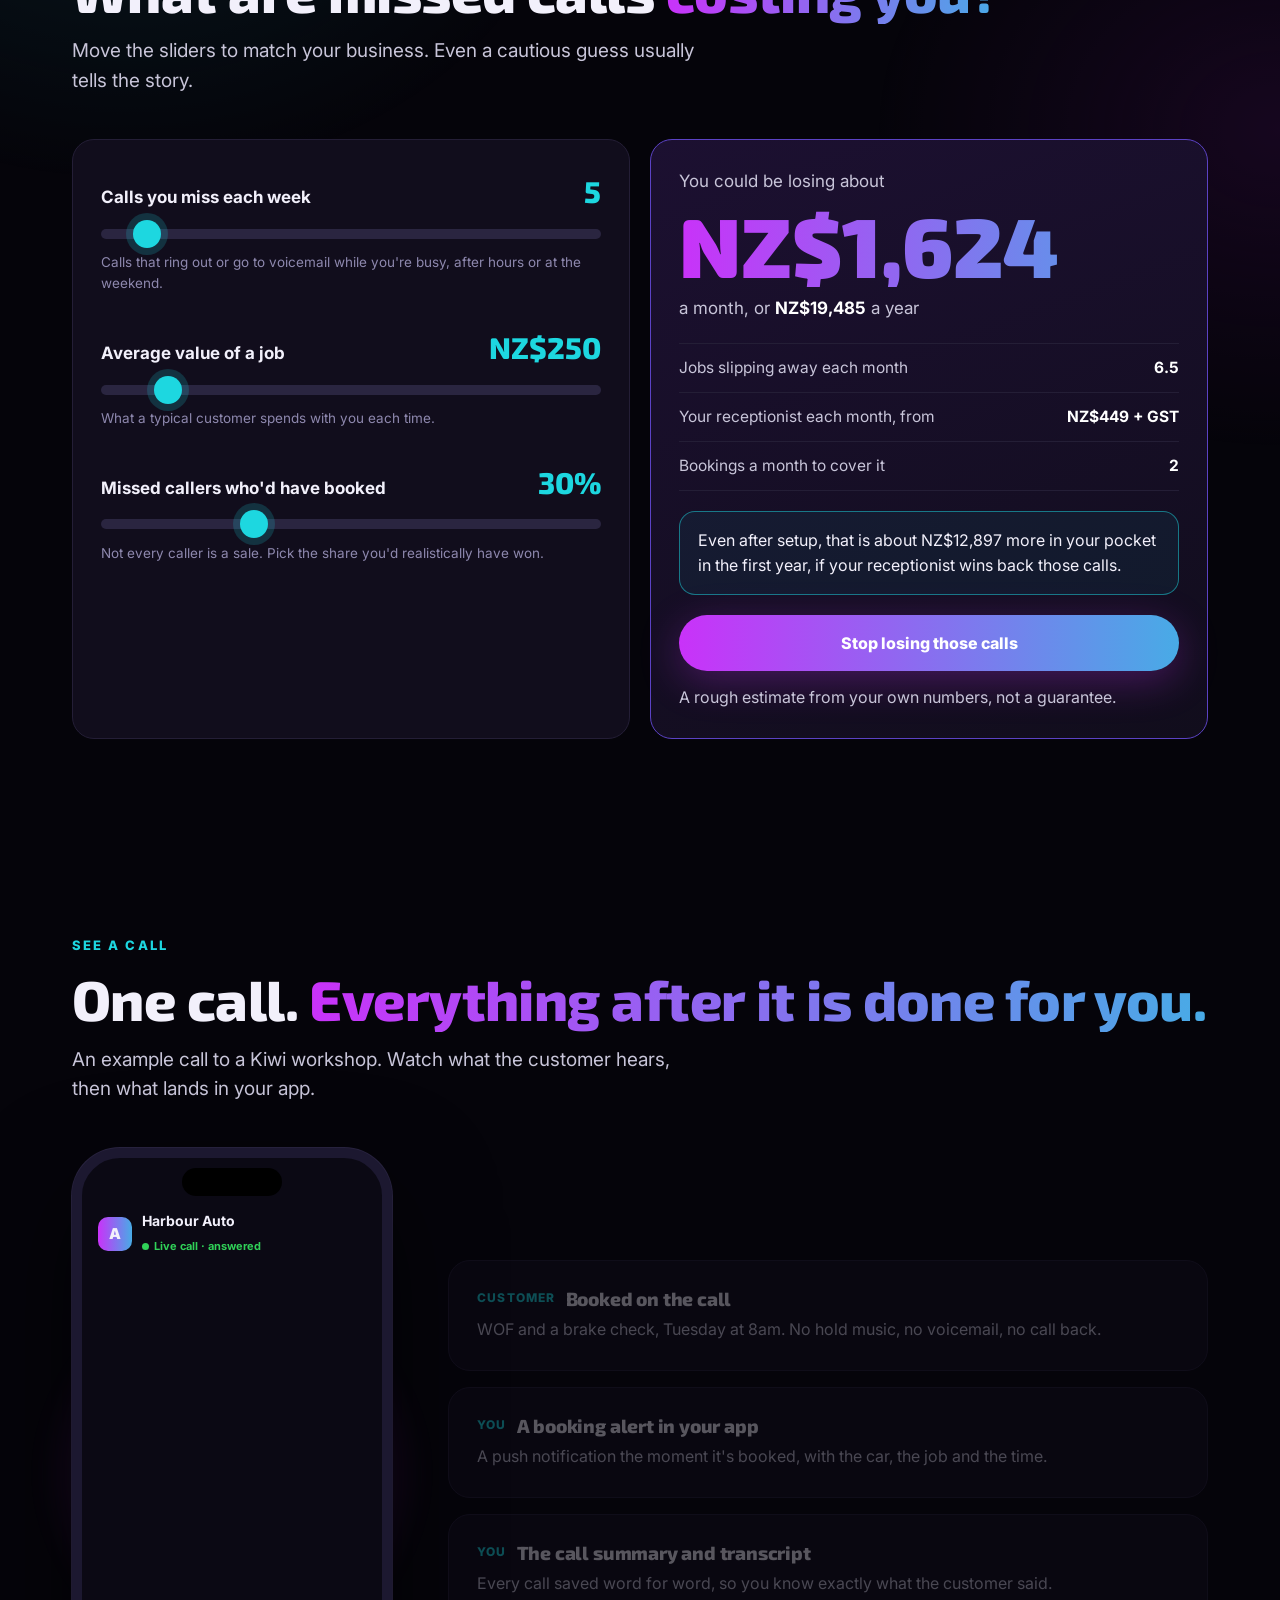
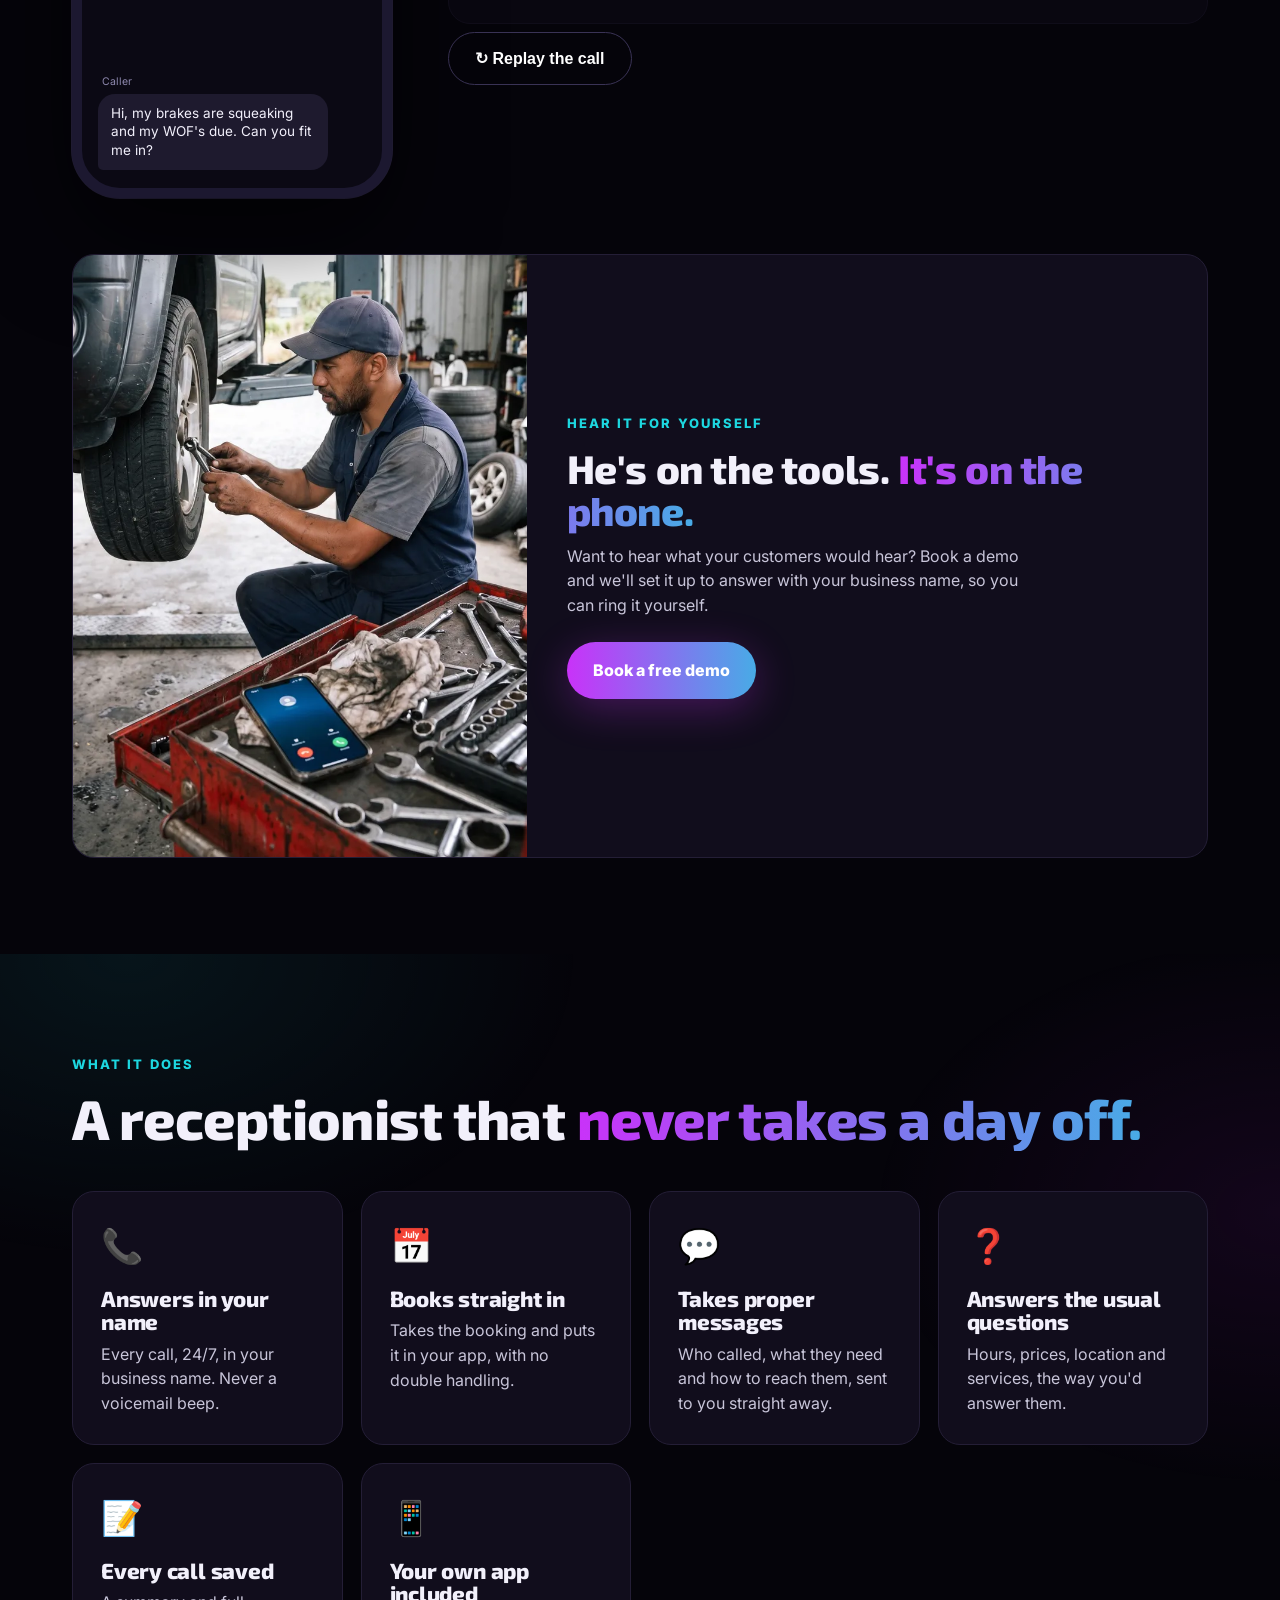
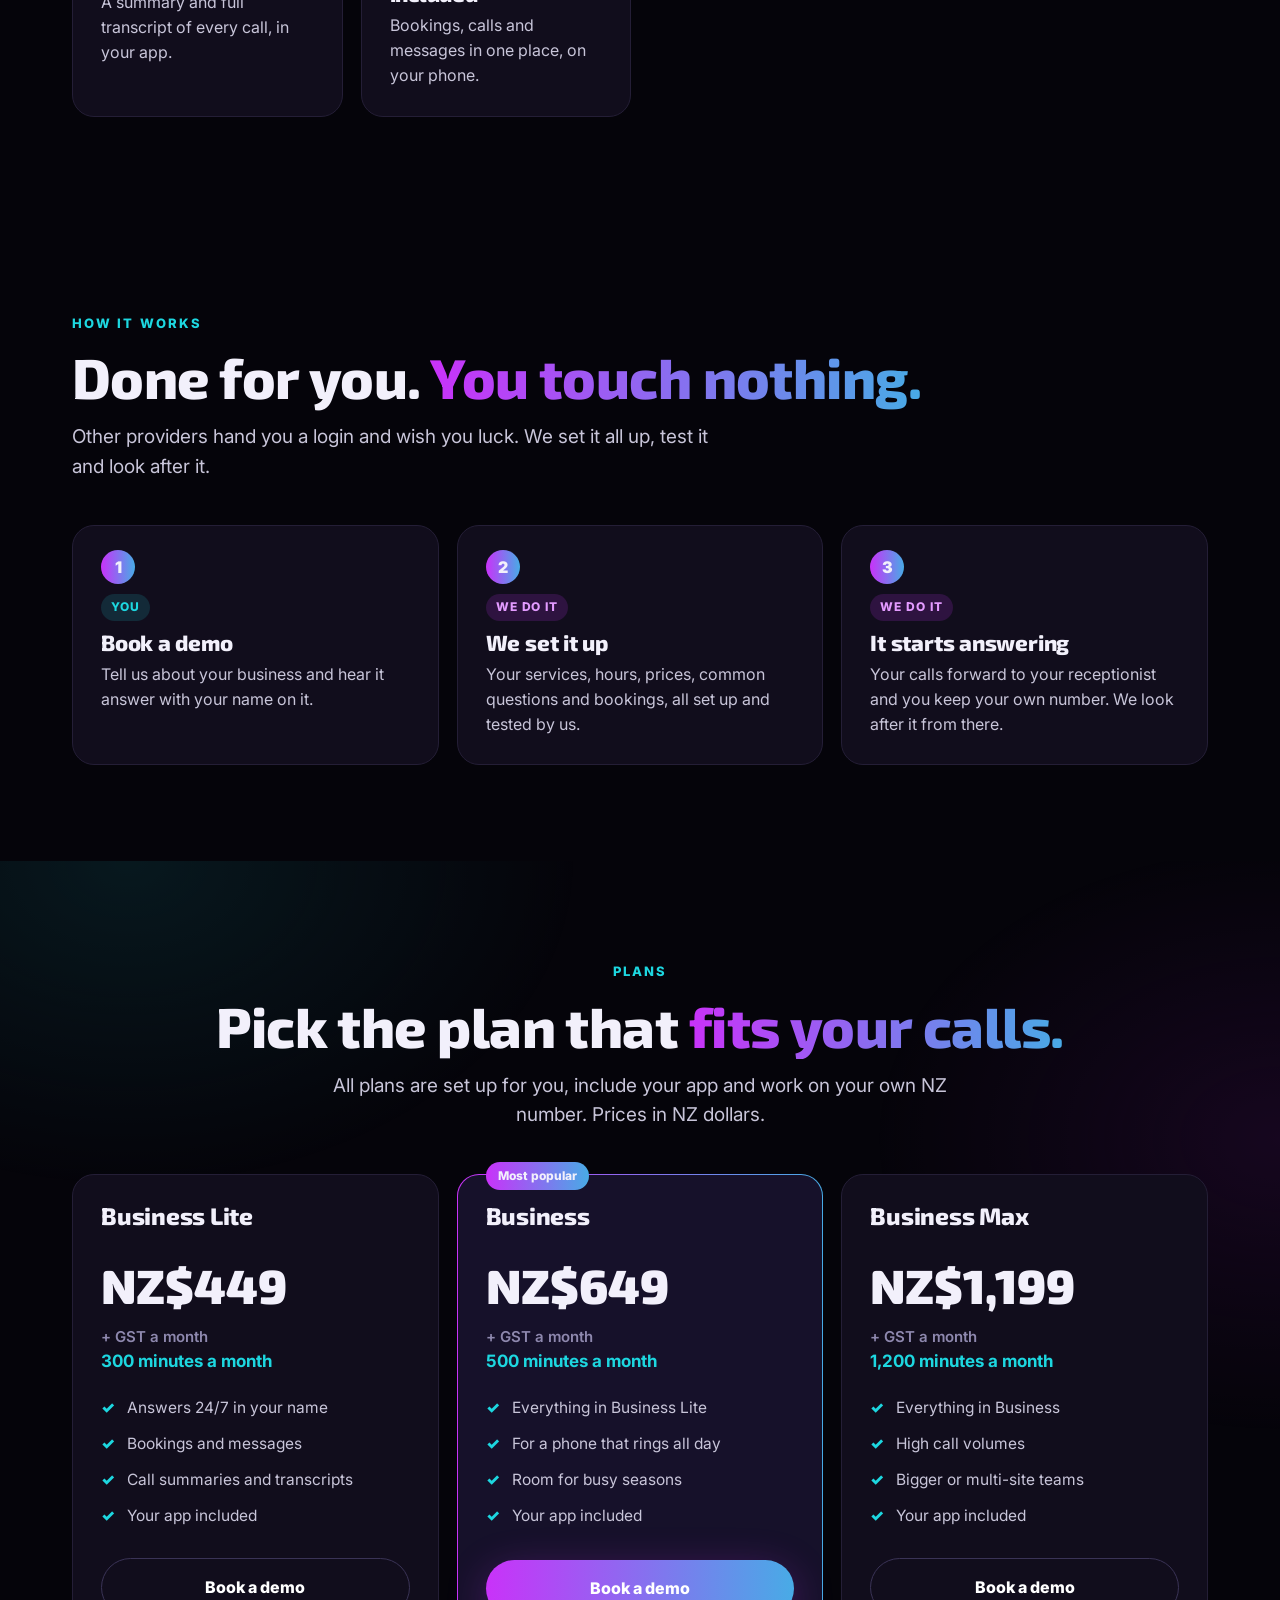
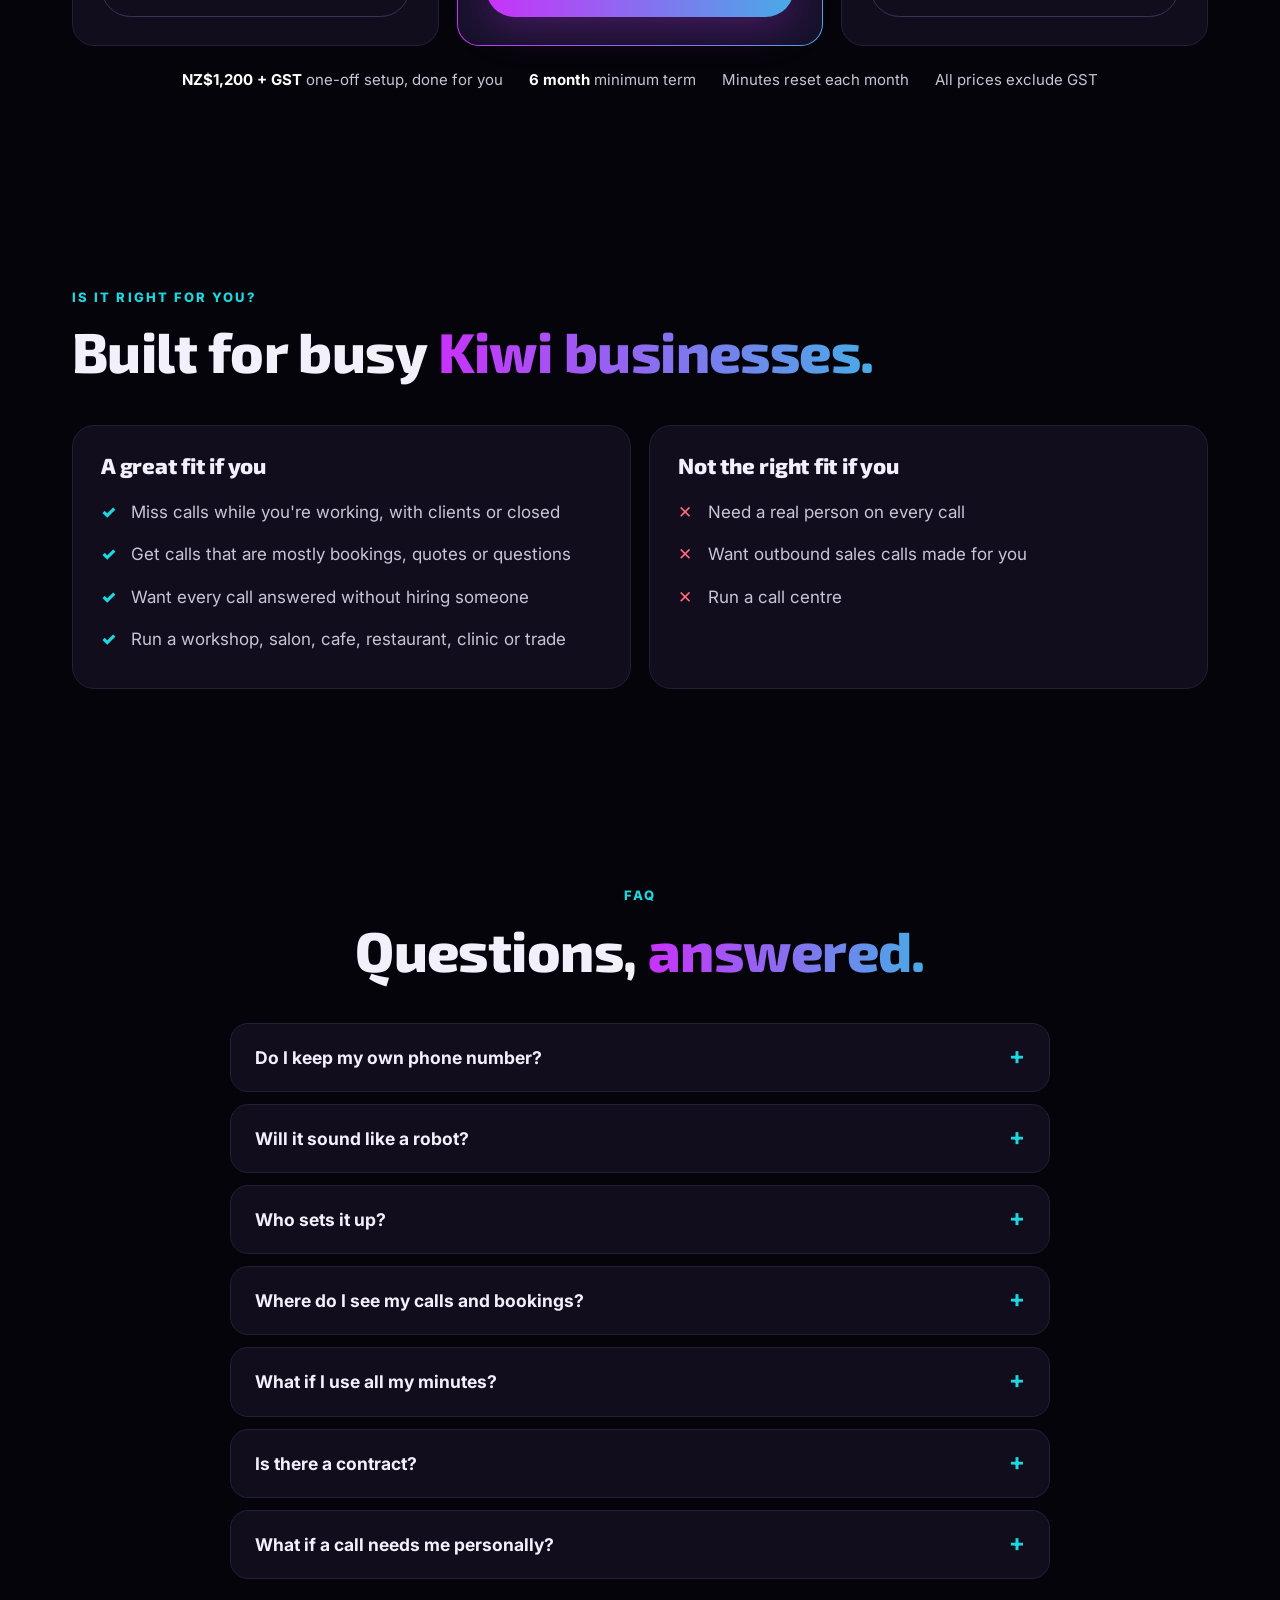
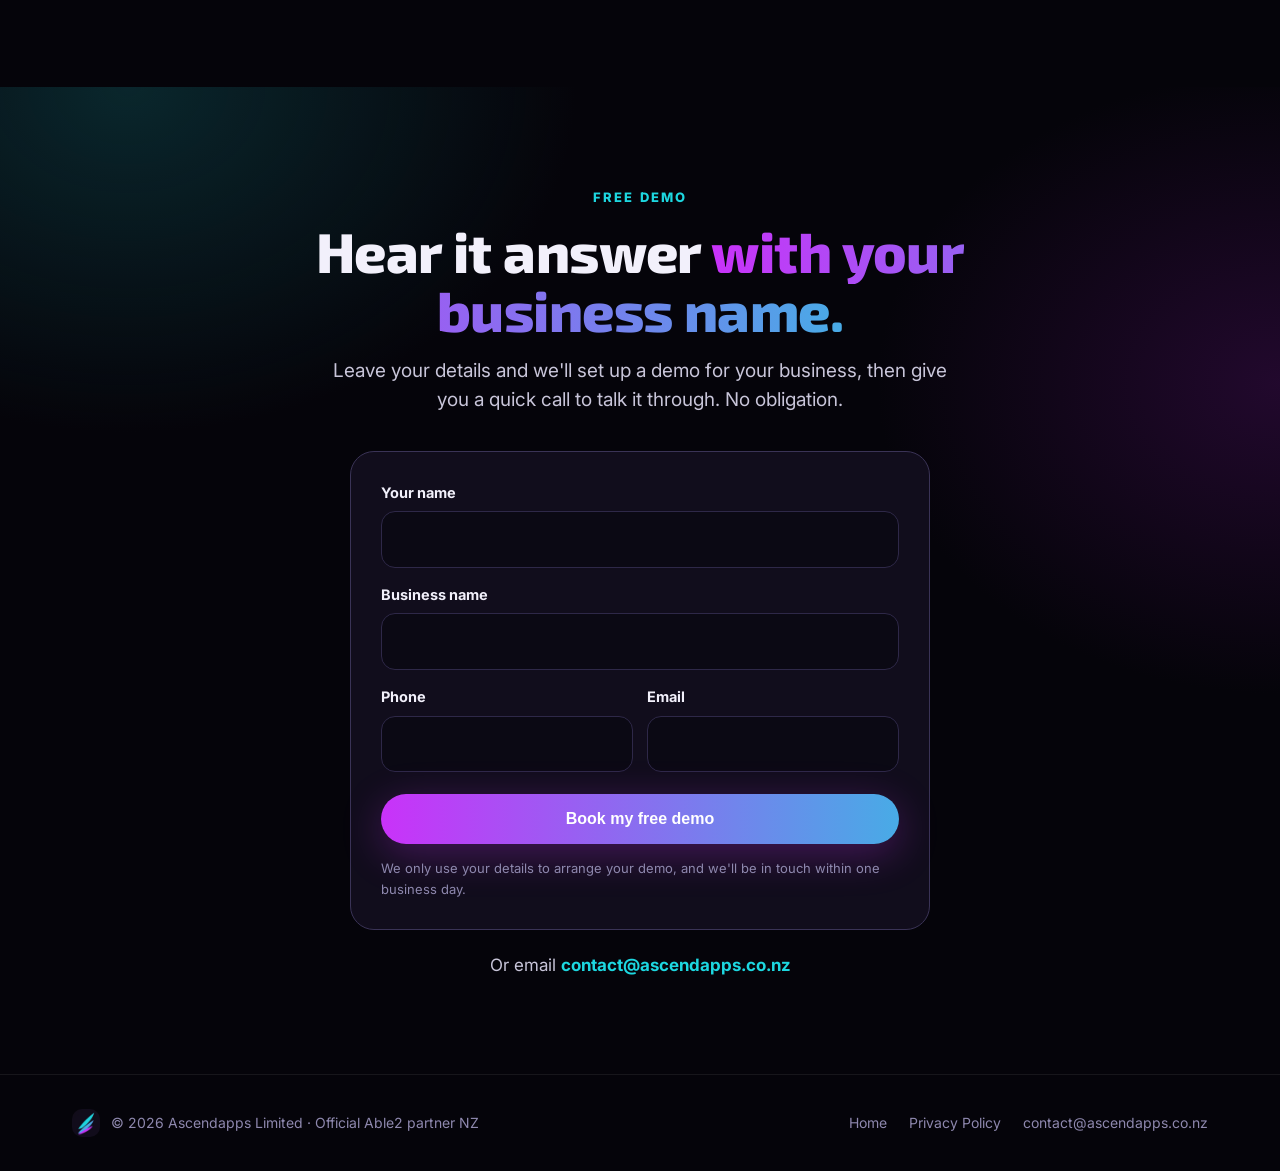
<file: receptionist/index.html>
<!DOCTYPE html>
<html lang="en-NZ">
<head>
<meta charset="utf-8">
<meta name="viewport" content="width=device-width, initial-scale=1">
<title>AI receptionist for NZ businesses | Able 2 Assist by Ascendapps</title>
<meta name="description" content="An AI receptionist that answers every call in your business name, books jobs into your app and sends you the details. Set up for you by Ascendapps, official Able2 partner NZ.">
<meta property="og:title" content="Never miss the call that was a booking">
<meta property="og:description" content="Your AI receptionist answers every call, 24/7, and books it into your app. We set it all up for you.">
<link rel="icon" href="/receptionist/ascendapps-icon.webp">
<link rel="preconnect" href="https://fonts.googleapis.com">
<link rel="preconnect" href="https://fonts.gstatic.com" crossorigin>
<link href="https://fonts.googleapis.com/css2?family=Exo+2:wght@600;700;800;900&family=Inter:wght@400;500;600;700;800&display=swap" rel="stylesheet">
<style>
:root{--bg:#05040A;--card:#110D1C;--card2:#16112A;--line:#241E36;--teal:#1DD7E0;--mag:#C932F9;--blue:#48ABE6;--t:#F2F0FB;--b:#C8C5D9;--m:#8E88AE;--g:linear-gradient(90deg,#C932F9,#48ABE6);--r:22px}
*{box-sizing:border-box;margin:0;padding:0}
html{scroll-behavior:smooth}
body{background:var(--bg);color:var(--t);font-family:Inter,system-ui,sans-serif;font-size:17px;line-height:1.55;overflow-x:hidden}
a{color:inherit;text-decoration:none}
h1,h2,h3{font-family:"Exo 2",Inter,sans-serif;font-weight:800;line-height:1.06;letter-spacing:-.01em}
.wrap{max-width:1180px;margin:0 auto;padding:0 22px}
.g{background:var(--g);-webkit-background-clip:text;background-clip:text;color:transparent}
.k{display:inline-block;font-size:13px;font-weight:800;letter-spacing:.16em;text-transform:uppercase;color:var(--teal);margin-bottom:14px}
.btn{display:inline-flex;align-items:center;gap:10px;padding:16px 26px;border-radius:99px;background:var(--g);color:#fff;font-weight:800;font-size:16px;border:0;cursor:pointer;box-shadow:0 10px 40px rgba(201,50,249,.28);transition:transform .15s,box-shadow .15s}
.btn:hover{transform:translateY(-2px);box-shadow:0 16px 50px rgba(201,50,249,.38)}
.btn.ghost{background:transparent;border:1px solid #3A3356;box-shadow:none}
.btn.ghost:hover{border-color:var(--teal)}
section{padding:96px 0;position:relative}
.lead{font-size:19px;color:var(--b);max-width:640px}
.glow{position:absolute;inset:0;pointer-events:none;background:radial-gradient(50% 50% at 10% 0%,rgba(10,42,48,.9) 0%,transparent 70%),radial-gradient(45% 45% at 100% 30%,rgba(37,9,49,.9) 0%,transparent 70%)}
/* header */
header{position:sticky;top:0;z-index:20;background:rgba(5,4,10,.78);backdrop-filter:blur(14px);border-bottom:1px solid rgba(255,255,255,.06)}
.nav{display:flex;align-items:center;justify-content:space-between;height:70px}
.brand{display:flex;align-items:center;gap:11px}
.brand img{width:36px;height:36px;border-radius:10px;object-fit:cover}
.brand b{font-family:"Exo 2";font-size:19px;font-weight:800;display:block;line-height:1.1}
.brand small{display:block;font-size:10.5px;letter-spacing:.12em;color:var(--teal);font-weight:700;text-transform:uppercase}
.nav .btn{padding:11px 20px;font-size:14px}
.links{display:flex;gap:26px;font-size:14.5px;color:var(--b)}
.links a:hover{color:#fff}
@media(max-width:860px){.links{display:none}}
/* hero */
.hero{padding:70px 0 90px;overflow:hidden}
.hero .grid{display:grid;grid-template-columns:1.1fr .9fr;gap:50px;align-items:center}
.hero h1{font-size:clamp(44px,6.4vw,82px);margin-bottom:22px}
.hero .lead{margin-bottom:30px}
.ctas{display:flex;flex-wrap:wrap;gap:14px;margin-bottom:28px}
.trust{display:flex;flex-wrap:wrap;gap:10px 22px;font-size:14.5px;color:var(--b)}
.trust span:before{content:"✓";color:var(--teal);font-weight:900;margin-right:8px}
@media(max-width:900px){.hero .grid{grid-template-columns:1fr}.phone{width:290px;height:560px}}
@media(max-width:520px){.brand small{display:none}.nav .btn{white-space:nowrap;padding:10px 16px}.hero{padding-top:40px}}
/* phone */
.phonewrap{display:flex;justify-content:center;position:relative}
.phonewrap:before{content:"";position:absolute;width:420px;height:420px;border-radius:50%;background:radial-gradient(circle,rgba(201,50,249,.35),transparent 65%);top:50%;left:50%;transform:translate(-50%,-50%);filter:blur(10px)}
.phone{position:relative;width:320px;height:650px;border-radius:48px;background:#0B0914;border:10px solid #1C1830;box-shadow:0 40px 100px rgba(0,0,0,.6),0 0 0 1px #2C2645;overflow:hidden;padding:52px 16px 18px;display:flex;flex-direction:column}
.phone:before{content:"";position:absolute;top:10px;left:50%;transform:translateX(-50%);width:100px;height:28px;border-radius:18px;background:#000;z-index:3}
.ph-top{display:flex;align-items:center;gap:10px;margin-bottom:14px}
.ph-logo{width:34px;height:34px;border-radius:10px;background:var(--g);display:grid;place-items:center;font-weight:900;font-size:15px}
.ph-top b{font-size:14px;display:block}.ph-top small{font-size:11px;color:#30D158;font-weight:700}
.ph-top small:before{content:"";display:inline-block;width:7px;height:7px;border-radius:50%;background:#30D158;margin-right:5px;animation:pulse 1.4s infinite}
@keyframes pulse{50%{opacity:.3}}
.chat{flex:1;display:flex;flex-direction:column;gap:8px;overflow:hidden;justify-content:flex-end;min-height:0}
.msg{display:flex;flex-direction:column;gap:3px;flex:none}
.who{font-size:10.5px;color:var(--m);margin:4px 4px 0}.who.r{text-align:right}
.bub{max-width:86%;padding:10px 13px;border-radius:17px;font-size:13.5px;line-height:1.38;opacity:0;transform:translateY(10px);transition:all .4s}
.bub.in{opacity:1;transform:none}
.bub.c{background:#1E1A2E;border-bottom-left-radius:5px}
.bub.a{background:linear-gradient(135deg,#7B2BD9,#3C7FD6);margin-left:auto;border-bottom-right-radius:5px}
.who{opacity:0;transition:opacity .4s}.who.in{opacity:1}
.notif{background:rgba(30,26,46,.95);border:1px solid rgba(29,215,224,.45);border-radius:16px;padding:11px 12px;display:flex;gap:10px;font-size:12.5px;line-height:1.35;opacity:0;transform:translateY(-14px) scale(.97);transition:all .5s}
.notif.in{opacity:1;transform:none}
.notif .i{width:28px;height:28px;border-radius:8px;background:var(--g);flex:none;display:grid;place-items:center;font-weight:900;font-size:13px}
.notif b{display:block;font-size:12.5px}
.notif small{color:var(--m);font-size:10.5px;letter-spacing:.06em}
.typing{display:none;gap:4px;padding:12px 14px;background:#1E1A2E;border-radius:17px;width:56px}
.typing.on{display:flex}
.typing i{width:6px;height:6px;border-radius:50%;background:#8E88AE;animation:dot 1s infinite}
.typing i:nth-child(2){animation-delay:.15s}.typing i:nth-child(3){animation-delay:.3s}
@keyframes dot{40%{transform:translateY(-4px);opacity:1}0%,80%,100%{opacity:.4}}
/* cards */
.cards{display:grid;grid-template-columns:repeat(auto-fit,minmax(260px,1fr));gap:18px;margin-top:44px}
.card{background:var(--card);border:1px solid var(--line);border-radius:var(--r);padding:28px;transition:border-color .2s,transform .2s}
.card:hover{border-color:#3A3356;transform:translateY(-3px)}
.card .em{font-size:34px;margin-bottom:14px;display:block}
.card h3{font-size:22px;margin-bottom:8px}
.card p{color:var(--b);font-size:16px}
.quote{font-family:"Exo 2";font-size:21px;font-weight:700;margin-bottom:10px}
h2{font-size:clamp(34px,4.6vw,56px);margin-bottom:16px}
/* calculator */
.calc{display:grid;grid-template-columns:1fr 1fr;gap:20px;margin-top:44px}
@media(max-width:860px){.calc{grid-template-columns:1fr}}
.sl{margin-bottom:30px}.sl:last-child{margin-bottom:0}
.sl .top{display:flex;justify-content:space-between;align-items:baseline;font-weight:700;font-size:17px}
.sl .top output{font-family:"Exo 2";font-size:30px;font-weight:800;color:var(--teal)}
.sl small{display:block;color:var(--m);font-size:13.5px;margin-top:6px}
input[type=range]{-webkit-appearance:none;appearance:none;width:100%;height:10px;border-radius:6px;background:#2A2540;margin-top:14px;outline:none}
input[type=range]::-webkit-slider-thumb{-webkit-appearance:none;width:28px;height:28px;border-radius:50%;background:var(--teal);box-shadow:0 0 0 7px rgba(29,215,224,.18);cursor:pointer}
input[type=range]::-moz-range-thumb{width:28px;height:28px;border:0;border-radius:50%;background:var(--teal);cursor:pointer}
.res{background:linear-gradient(160deg,#1C1031,#110D1C);border-color:#5B42C4}
.res .big{font-family:"Exo 2";font-size:clamp(56px,8vw,84px);font-weight:900;line-height:1;margin:8px 0}
.rows{margin-top:22px;border-top:1px solid var(--line)}
.rows div{display:flex;justify-content:space-between;padding:12px 0;border-bottom:1px solid var(--line);font-size:15.5px;color:var(--b)}
.rows b{color:#fff}
.verdict{margin-top:20px;padding:16px 18px;border-radius:16px;border:1px solid rgba(29,215,224,.5);background:rgba(29,215,224,.06);font-size:16px}
.fine{font-size:13px;color:var(--m);margin-top:14px}
/* walkthrough */
.walk{display:grid;grid-template-columns:auto 1fr;gap:56px;align-items:center;margin-top:44px}
@media(max-width:900px){.walk{grid-template-columns:1fr;justify-items:center}}
.after{display:grid;gap:16px;width:100%}
.after .card{opacity:.35;transition:opacity .5s,border-color .5s}
.after .card.on{opacity:1;border-color:rgba(29,215,224,.55)}
.after h3{font-size:19px;display:flex;align-items:center;gap:10px}
.after h3 span{font-size:12px;font-family:Inter;font-weight:800;letter-spacing:.1em;color:var(--teal);text-transform:uppercase}
.replay{margin-top:8px}
.demoline{display:grid;grid-template-columns:.8fr 1.2fr;gap:0;margin-top:56px;overflow:hidden;padding:0}
.demoline img{width:100%;height:100%;object-fit:cover;object-position:50% 40%;display:block;min-height:340px}
.demoline .tx{padding:40px;display:flex;flex-direction:column;justify-content:center;align-items:flex-start}
.demoline h3{font-size:clamp(28px,3.4vw,40px);margin-bottom:12px}
.demoline p{color:var(--b);margin-bottom:24px;max-width:480px}
@media(max-width:800px){.demoline{grid-template-columns:1fr}.demoline img{max-height:380px}.demoline .tx{padding:28px}}
/* steps */
.steps{display:grid;grid-template-columns:repeat(auto-fit,minmax(250px,1fr));gap:18px;margin-top:44px;counter-reset:s}
.step{position:relative;padding-top:66px}
.step:before{counter-increment:s;content:counter(s);position:absolute;top:24px;left:28px;width:34px;height:34px;border-radius:50%;background:var(--g);display:grid;place-items:center;font-weight:900;font-size:16px}
.tag{display:inline-block;font-size:12px;font-weight:800;letter-spacing:.08em;text-transform:uppercase;padding:4px 10px;border-radius:99px;margin-bottom:10px}
.tag.us{background:rgba(201,50,249,.16);color:#E39BFF}.tag.you{background:rgba(29,215,224,.14);color:var(--teal)}
/* plans */
.plans{display:grid;grid-template-columns:repeat(3,1fr);gap:18px;margin-top:44px;align-items:stretch}
@media(max-width:900px){.plans{grid-template-columns:1fr}}
.plan{display:flex;flex-direction:column}
.plan.pick{border:1.5px solid transparent;background:linear-gradient(var(--card2),var(--card2)) padding-box,var(--g) border-box;position:relative}
.plan.pick:after{content:"Most popular";position:absolute;top:-13px;left:28px;background:var(--g);font-size:12px;font-weight:800;padding:5px 12px;border-radius:99px}
.plan h3{font-size:24px}
.plan .pr{font-family:"Exo 2";font-size:48px;font-weight:900;margin:12px 0 0}
.plan .pr small{display:block;font-size:15px;color:var(--m);font-family:Inter;font-weight:600;margin-top:2px}
.plan .min{color:var(--teal);font-weight:700;margin-bottom:16px}
.plan ul{list-style:none;color:var(--b);font-size:15.5px;margin-bottom:24px;flex:1}
.plan li{padding:6px 0 6px 26px;position:relative}
.plan li:before{content:"✓";position:absolute;left:0;color:var(--teal);font-weight:900}
.plan .btn{justify-content:center}
.setup{margin-top:22px;display:flex;flex-wrap:wrap;gap:10px 26px;justify-content:center;color:var(--b);font-size:15px}
.setup b{color:#fff}
/* fit */
.fit{display:grid;grid-template-columns:1fr 1fr;gap:18px;margin-top:44px}
@media(max-width:800px){.fit{grid-template-columns:1fr}}
.fit ul{list-style:none;margin-top:14px}
.fit li{padding:8px 0 8px 30px;position:relative;color:var(--b)}
.fit .yes li:before{content:"✓";position:absolute;left:0;color:var(--teal);font-weight:900}
.fit .no li:before{content:"✕";position:absolute;left:0;color:#FF6B7A;font-weight:900}
/* faq */
.faq{max-width:820px;margin:44px auto 0}
details{background:var(--card);border:1px solid var(--line);border-radius:18px;margin-bottom:12px;padding:0 24px}
summary{list-style:none;cursor:pointer;padding:20px 0;font-weight:700;font-size:17.5px;display:flex;justify-content:space-between;gap:20px}
summary::-webkit-details-marker{display:none}
summary:after{content:"+";color:var(--teal);font-size:24px;line-height:1;transition:transform .2s}
details[open] summary:after{transform:rotate(45deg)}
details p{color:var(--b);padding-bottom:20px}
/* form */
.final{text-align:center}
.final h2{max-width:820px;margin:0 auto 16px}
.final .lead{margin:0 auto}
form.demo{margin:36px auto 0;max-width:580px;background:var(--card);border:1px solid #3A3356;border-radius:24px;padding:30px;text-align:left}
form.demo label{display:block;font-weight:700;font-size:14.5px;margin-bottom:16px}
form.demo input{display:block;width:100%;margin-top:7px;padding:15px 16px;border-radius:14px;border:1px solid #2E2848;background:#0B0914;color:#fff;font:inherit;font-size:16px}
form.demo input:focus{outline:none;border-color:var(--teal)}
.two{display:grid;grid-template-columns:1fr 1fr;gap:0 14px}
@media(max-width:560px){.two{grid-template-columns:1fr}}
form.demo .btn{width:100%;justify-content:center;margin-top:6px}
#status{display:block;margin-top:14px;font-weight:600;font-size:15px}
form.demo p{font-size:13px;color:var(--m);margin-top:12px}
footer{border-top:1px solid rgba(255,255,255,.07);padding:34px 0;color:var(--m);font-size:14px}
footer .wrap{display:flex;flex-wrap:wrap;justify-content:space-between;gap:16px;align-items:center}
footer a:hover{color:#fff}
.reveal{opacity:0;transform:translateY(24px);transition:opacity .7s,transform .7s}
.reveal.vis{opacity:1;transform:none}
@media(prefers-reduced-motion:reduce){.reveal{opacity:1;transform:none}.bub,.notif,.who{transition:none}}
</style>
</head>
<body>
<header><div class="wrap nav">
<a href="/" class="brand"><img src="/receptionist/ascendapps-icon.webp" alt=""><span><b>Ascendapps</b><small>Official Able2 partner NZ</small></span></a>
<nav class="links"><a href="#calculator">Cost of missed calls</a><a href="#see-a-call">See a call</a><a href="#plans">Plans</a><a href="#faq">FAQ</a></nav>
<a href="#demo" class="btn">Book a demo</a>
</div></header>

<main>
<section class="hero"><div class="glow"></div><div class="wrap grid" style="position:relative">
<div>
<span class="k">Able 2 Assist · AI receptionist</span>
<h1>Never miss the call that was <span class="g">a booking.</span></h1>
<p class="lead">You're on the tools, with a client or closed for the night. The phone rings and the customer rings someone else. Your AI receptionist answers every call in your business name, books it into your app and sends you the details. We set it all up for you.</p>
<div class="ctas"><a href="#demo" class="btn">Book a free demo</a><a href="#calculator" class="btn ghost">What are missed calls costing me?</a></div>
<div class="trust"><span>Keep your own NZ number</span><span>Answers 24/7</span><span>Set up for you</span><span>App included</span></div>
</div>
<div class="phonewrap"><div class="phone" id="heroPhone">
<div class="ph-top"><div class="ph-logo">A</div><div><b>Harbour Auto</b><small>Live call · answered</small></div></div>
<div class="chat" data-script="hero"></div>
</div></div>
</div></section>

<section style="padding-top:40px"><div class="wrap">
<span class="k">Sound familiar?</span>
<h2>Every missed call is <span class="g">a job someone else got.</span></h2>
<div class="cards">
<div class="card reveal"><span class="em">🔧</span><p class="quote">"I can't answer with greasy hands."</p><p>You stop work to grab the phone, or you don't, and the job goes down the road.</p></div>
<div class="card reveal"><span class="em">📵</span><p class="quote">"They never leave a message."</p><p>Most callers hang up on voicemail and ring the next name on Google.</p></div>
<div class="card reveal"><span class="em">⏰</span><p class="quote">"By the time I call back, they've booked."</p><p>You return calls at 6pm. They found someone at 10 past 2.</p></div>
</div>
</div></section>

<section id="calculator"><div class="glow" style="opacity:.6"></div><div class="wrap" style="position:relative">
<span class="k">Do the maths</span>
<h2>What are missed calls <span class="g">costing you?</span></h2>
<p class="lead">Move the sliders to match your business. Even a cautious guess usually tells the story.</p>
<div class="calc">
<div class="card">
<div class="sl"><div class="top"><span>Calls you miss each week</span><output id="o-missed">5</output></div><input type="range" id="c-missed" min="1" max="60" value="5" aria-label="Calls you miss each week"><small>Calls that ring out or go to voicemail while you're busy, after hours or at the weekend.</small></div>
<div class="sl"><div class="top"><span>Average value of a job</span><output id="o-value">NZ$250</output></div><input type="range" id="c-value" min="30" max="2000" step="5" value="250" aria-label="Average value of a job"><small>What a typical customer spends with you each time.</small></div>
<div class="sl"><div class="top"><span>Missed callers who'd have booked</span><output id="o-share">30%</output></div><input type="range" id="c-share" min="5" max="90" step="5" value="30" aria-label="Missed callers who would have booked"><small>Not every caller is a sale. Pick the share you'd realistically have won.</small></div>
</div>
<div class="card res">
<span style="color:var(--b)">You could be losing about</span>
<div class="big g" id="o-month">NZ$1,624</div>
<span style="color:var(--b)">a month, or <b style="color:#fff" id="o-year">NZ$19,485</b> a year</span>
<div class="rows">
<div><span>Jobs slipping away each month</span><b id="o-jobs">6.5</b></div>
<div><span>Your receptionist each month, from</span><b>NZ$449 + GST</b></div>
<div><span>Bookings a month to cover it</span><b id="o-break">2</b></div>
</div>
<div class="verdict" id="o-verdict"></div>
<a href="#demo" class="btn" style="margin-top:20px;width:100%;justify-content:center">Stop losing those calls</a>
<p class="fine">A rough estimate from your own numbers, not a guarantee.</p>
</div>
</div>
</div></section>

<section id="see-a-call"><div class="wrap">
<span class="k">See a call</span>
<h2>One call. <span class="g">Everything after it is done for you.</span></h2>
<p class="lead">An example call to a Kiwi workshop. Watch what the customer hears, then what lands in your app.</p>
<div class="walk">
<div class="phonewrap"><div class="phone">
<div class="ph-top"><div class="ph-logo">A</div><div><b>Harbour Auto</b><small>Live call · answered</small></div></div>
<div class="chat" data-script="walk"></div>
</div></div>
<div>
<div class="after">
<div class="card" data-step="1"><h3><span>Customer</span> Booked on the call</h3><p style="color:var(--b)">WOF and a brake check, Tuesday at 8am. No hold music, no voicemail, no call back.</p></div>
<div class="card" data-step="2"><h3><span>You</span> A booking alert in your app</h3><p style="color:var(--b)">A push notification the moment it's booked, with the car, the job and the time.</p></div>
<div class="card" data-step="3"><h3><span>You</span> The call summary and transcript</h3><p style="color:var(--b)">Every call saved word for word, so you know exactly what the customer said.</p></div>
</div>
<button class="btn ghost replay" id="replay" type="button">↻ Replay the call</button>
</div>
</div>
<div class="card demoline reveal" id="demo-line">
<img src="/receptionist/rua-on-the-tools.webp" alt="A mechanic working on a car wheel while his phone rings on the toolbox" loading="lazy">
<div class="tx">
<span class="k">Hear it for yourself</span>
<h3>He's on the tools. <span class="g">It's on the phone.</span></h3>
<p>Want to hear what your customers would hear? Book a demo and we'll set it up to answer with your business name, so you can ring it yourself.</p>
<a href="#demo" class="btn">Book a free demo</a>
</div>
</div>
</div></section>

<section><div class="glow" style="opacity:.5"></div><div class="wrap" style="position:relative">
<span class="k">What it does</span>
<h2>A receptionist that <span class="g">never takes a day off.</span></h2>
<div class="cards">
<div class="card reveal"><span class="em">📞</span><h3>Answers in your name</h3><p>Every call, 24/7, in your business name. Never a voicemail beep.</p></div>
<div class="card reveal"><span class="em">📅</span><h3>Books straight in</h3><p>Takes the booking and puts it in your app, with no double handling.</p></div>
<div class="card reveal"><span class="em">💬</span><h3>Takes proper messages</h3><p>Who called, what they need and how to reach them, sent to you straight away.</p></div>
<div class="card reveal"><span class="em">❓</span><h3>Answers the usual questions</h3><p>Hours, prices, location and services, the way you'd answer them.</p></div>
<div class="card reveal"><span class="em">📝</span><h3>Every call saved</h3><p>A summary and full transcript of every call, in your app.</p></div>
<div class="card reveal"><span class="em">📱</span><h3>Your own app included</h3><p>Bookings, calls and messages in one place, on your phone.</p></div>
</div>
</div></section>

<section><div class="wrap">
<span class="k">How it works</span>
<h2>Done for you. <span class="g">You touch nothing.</span></h2>
<p class="lead">Other providers hand you a login and wish you luck. We set it all up, test it and look after it.</p>
<div class="steps">
<div class="card step reveal"><span class="tag you">You</span><h3>Book a demo</h3><p style="color:var(--b)">Tell us about your business and hear it answer with your name on it.</p></div>
<div class="card step reveal"><span class="tag us">We do it</span><h3>We set it up</h3><p style="color:var(--b)">Your services, hours, prices, common questions and bookings, all set up and tested by us.</p></div>
<div class="card step reveal"><span class="tag us">We do it</span><h3>It starts answering</h3><p style="color:var(--b)">Your calls forward to your receptionist and you keep your own number. We look after it from there.</p></div>
</div>
</div></section>

<section id="plans"><div class="glow" style="opacity:.6"></div><div class="wrap" style="position:relative;text-align:center">
<span class="k">Plans</span>
<h2>Pick the plan that <span class="g">fits your calls.</span></h2>
<p class="lead" style="margin:0 auto">All plans are set up for you, include your app and work on your own NZ number. Prices in NZ dollars.</p>
<div class="plans" style="text-align:left">
<div class="card plan"><h3>Business Lite</h3><div class="pr">NZ$449<small>+ GST a month</small></div><div class="min">300 minutes a month</div><ul><li>Answers 24/7 in your name</li><li>Bookings and messages</li><li>Call summaries and transcripts</li><li>Your app included</li></ul><a href="#demo" class="btn ghost">Book a demo</a></div>
<div class="card plan pick"><h3>Business</h3><div class="pr">NZ$649<small>+ GST a month</small></div><div class="min">500 minutes a month</div><ul><li>Everything in Business Lite</li><li>For a phone that rings all day</li><li>Room for busy seasons</li><li>Your app included</li></ul><a href="#demo" class="btn">Book a demo</a></div>
<div class="card plan"><h3>Business Max</h3><div class="pr">NZ$1,199<small>+ GST a month</small></div><div class="min">1,200 minutes a month</div><ul><li>Everything in Business</li><li>High call volumes</li><li>Bigger or multi-site teams</li><li>Your app included</li></ul><a href="#demo" class="btn ghost">Book a demo</a></div>
</div>
<div class="setup"><span><b>NZ$1,200 + GST</b> one-off setup, done for you</span><span><b>6 month</b> minimum term</span><span>Minutes reset each month</span><span>All prices exclude GST</span></div>
</div></section>

<section><div class="wrap">
<span class="k">Is it right for you?</span>
<h2>Built for busy <span class="g">Kiwi businesses.</span></h2>
<div class="fit">
<div class="card yes"><h3>A great fit if you</h3><ul><li>Miss calls while you're working, with clients or closed</li><li>Get calls that are mostly bookings, quotes or questions</li><li>Want every call answered without hiring someone</li><li>Run a workshop, salon, cafe, restaurant, clinic or trade</li></ul></div>
<div class="card no"><h3>Not the right fit if you</h3><ul><li>Need a real person on every call</li><li>Want outbound sales calls made for you</li><li>Run a call centre</li></ul></div>
</div>
</div></section>

<section id="faq"><div class="wrap">
<div style="text-align:center"><span class="k">FAQ</span><h2>Questions, <span class="g">answered.</span></h2></div>
<div class="faq">
<details><summary>Do I keep my own phone number?</summary><p>Yes. Your calls forward to your receptionist, so customers ring the same number they always have.</p></details>
<details><summary>Will it sound like a robot?</summary><p>No. It speaks naturally, answers in your business name and keeps the conversation moving, the way a good receptionist would.</p></details>
<details><summary>Who sets it up?</summary><p>We do, from start to finish. We set up your services, hours, prices, questions and bookings, test it with you, and look after it after it's live.</p></details>
<details><summary>Where do I see my calls and bookings?</summary><p>In your app. You get a notification for every booking and message, plus a summary and full transcript of every call.</p></details>
<details><summary>What if I use all my minutes?</summary><p>Minutes reset each month and don't roll over. Need more? You can move up a plan any time, and we'll sort it for you. We keep an eye on your usage too, so you're never caught short.</p></details>
<details><summary>Is there a contract?</summary><p>There's a one-off NZ$1,200 + GST setup and a 6 month minimum term, then it carries on month to month.</p></details>
<details><summary>What if a call needs me personally?</summary><p>It takes a proper message with the caller's details and what they need, and sends it to your app straight away.</p></details>
</div>
</div></section>

<section class="final" id="demo"><div class="glow"></div><div class="wrap" style="position:relative">
<span class="k">Free demo</span>
<h2>Hear it answer <span class="g">with your business name.</span></h2>
<p class="lead">Leave your details and we'll set up a demo for your business, then give you a quick call to talk it through. No obligation.</p>
<form class="demo" id="demo-form" data-page="receptionist" data-industry="Receptionist">
<label>Your name<input name="name" autocomplete="name" required></label>
<label>Business name<input name="business" autocomplete="organization" required></label>
<div class="two"><label>Phone<input name="phone" type="tel" autocomplete="tel" required></label><label>Email<input name="email" type="email" autocomplete="email" required></label></div>
<button type="submit" class="btn">Book my free demo</button>
<span id="status" role="status" aria-live="polite"></span>
<p>We only use your details to arrange your demo, and we'll be in touch within one business day.</p>
</form>
<p style="margin-top:22px;color:var(--b)">Or email <a href="mailto:contact@ascendapps.co.nz" style="color:var(--teal);font-weight:700">contact@ascendapps.co.nz</a></p>
</div></section>
</main>

<footer><div class="wrap">
<span class="brand"><img src="/receptionist/ascendapps-icon.webp" alt="" style="width:28px;height:28px">© 2026 Ascendapps Limited · Official Able2 partner NZ</span>
<nav style="display:flex;gap:22px;flex-wrap:wrap"><a href="/">Home</a><a href="/privacy-policy/">Privacy Policy</a><a href="mailto:contact@ascendapps.co.nz">contact@ascendapps.co.nz</a></nav>
</div></footer>

<script>
(function(){
  // calculator
  var MONTHLY=449, SETUP=1200;
  var $=function(id){return document.getElementById(id)};
  var money=function(n){return 'NZ$'+Math.round(n).toLocaleString('en-NZ')};
  var m=$('c-missed'),v=$('c-value'),s=$('c-share');
  function upd(){
    var jobs=m.value*4.33*(s.value/100), lm=jobs*v.value, ly=lm*12, yc=SETUP+MONTHLY*12;
    var be=Math.max(1,Math.ceil(MONTHLY/v.value));
    $('o-missed').textContent=m.value; $('o-value').textContent=money(v.value); $('o-share').textContent=s.value+'%';
    $('o-month').textContent=money(lm); $('o-year').textContent=money(ly);
    $('o-jobs').textContent=(Math.round(jobs*10)/10); $('o-break').textContent=be;
    $('o-verdict').textContent= ly>yc ? 'Even after setup, that is about '+money(ly-yc)+' more in your pocket in the first year, if your receptionist wins back those calls.' : 'Win back just '+be+(be===1?' booking':' bookings')+' a month and your receptionist covers its monthly cost.';
  }
  [m,v,s].forEach(function(el){el.addEventListener('input',upd)}); upd();

  // chat scripts
  var scripts={
    hero:[['c','Hi, can I book a WOF for next week?'],['a','Kia ora, Harbour Auto. Yes, I have Tuesday at 8am or Wednesday at 10. Which suits?'],['c','Tuesday 8 is perfect.'],['a',"Done. You're booked for Tuesday at 8am. See you then."],['n','New booking','WOF · Tuesday 8:00am']],
    walk:[['c',"Hi, my brakes are squeaking and my WOF's due. Can you fit me in?"],['a','Kia ora, Harbour Auto. We can do the WOF and check the brakes together. I have Tuesday at 8am. Does that work?'],['c',"Yes please. It's a 2016 Corolla."],['a',"Great. You're booked for a WOF and brake check, Tuesday at 8am, for the Corolla. We'll see you then."],['n','New booking','WOF + brake check · Tue 8:00am · Corolla']]
  };
  function play(chat,loop,onStep){
    var key=chat.getAttribute('data-script'), lines=scripts[key], timers=[];
    chat.innerHTML='';
    var typing=document.createElement('div'); typing.className='typing'; typing.innerHTML='<i></i><i></i><i></i>';
    var t=400;
    lines.forEach(function(l,idx){
      var isA=l[0]==='a';
      if(isA){ timers.push(setTimeout(function(){typing.classList.add('on');typing.style.marginLeft='auto';chat.appendChild(typing)},t)); t+=1100; }
      timers.push(setTimeout(function(){
        typing.classList.remove('on'); if(typing.parentNode) typing.parentNode.removeChild(typing);
        var el;
        if(l[0]==='n'){ el=document.createElement('div'); el.className='notif'; el.innerHTML='<div class="i">A</div><div><small>ABLE 2 ASSIST · NOW</small><b>'+l[1]+'</b>'+l[2]+'</div>'; }
        else { el=document.createElement('div'); el.className='msg';
          var w=document.createElement('div'); w.className='who'+(isA?' r':''); w.textContent=isA?'Able 2 Assist':'Caller';
          var bb=document.createElement('div'); bb.className='bub '+l[0]; bb.textContent=l[1]; el.appendChild(w); el.appendChild(bb);
          requestAnimationFrame(function(){w.classList.add('in');bb.classList.add('in')}); }
        chat.appendChild(el); if(el.className==='notif') requestAnimationFrame(function(){el.classList.add('in')});
        var kids=[].filter.call(chat.children,function(c){return c!==typing});
        var total=0; for(var k=kids.length-1;k>=0;k--){ total+=kids[k].offsetHeight+8; if(total>chat.clientHeight){ for(var r=0;r<=k;r++) chat.removeChild(kids[r]); break; } }
        if(onStep) onStep(idx,lines.length);
      },t));
      t+= l[0]==='n'?2600:(isA?1900:1500);
    });
    if(loop) timers.push(setTimeout(function(){play(chat,loop,onStep)},t+1200));
    return timers;
  }
  var reduce=window.matchMedia('(prefers-reduced-motion: reduce)').matches;
  var hero=document.querySelector('[data-script="hero"]'); play(hero,true);
  var walk=document.querySelector('[data-script="walk"]'), cards=document.querySelectorAll('.after .card'), wt=[];
  function runWalk(){ wt.forEach(clearTimeout); cards.forEach(function(c){c.classList.remove('on')});
    wt=play(walk,false,function(i,n){ if(i===n-1){ cards.forEach(function(c,k){wt.push(setTimeout(function(){c.classList.add('on')},k*700))}); } }); }
  $('replay').addEventListener('click',runWalk);
  var started=false;
  if('IntersectionObserver' in window){
    new IntersectionObserver(function(es,o){es.forEach(function(e){if(e.isIntersecting&&!started){started=true;runWalk();o.disconnect()}})},{threshold:.35}).observe(walk);
    var ro=new IntersectionObserver(function(es){es.forEach(function(e){if(e.isIntersecting){e.target.classList.add('vis');ro.unobserve(e.target)}})},{threshold:.15});
    document.querySelectorAll('.reveal').forEach(function(el){ro.observe(el)});
  } else { runWalk(); document.querySelectorAll('.reveal').forEach(function(el){el.classList.add('vis')}); }
})();
</script>
<script src="/js/form.js"></script>
</body>
</html>
</file>
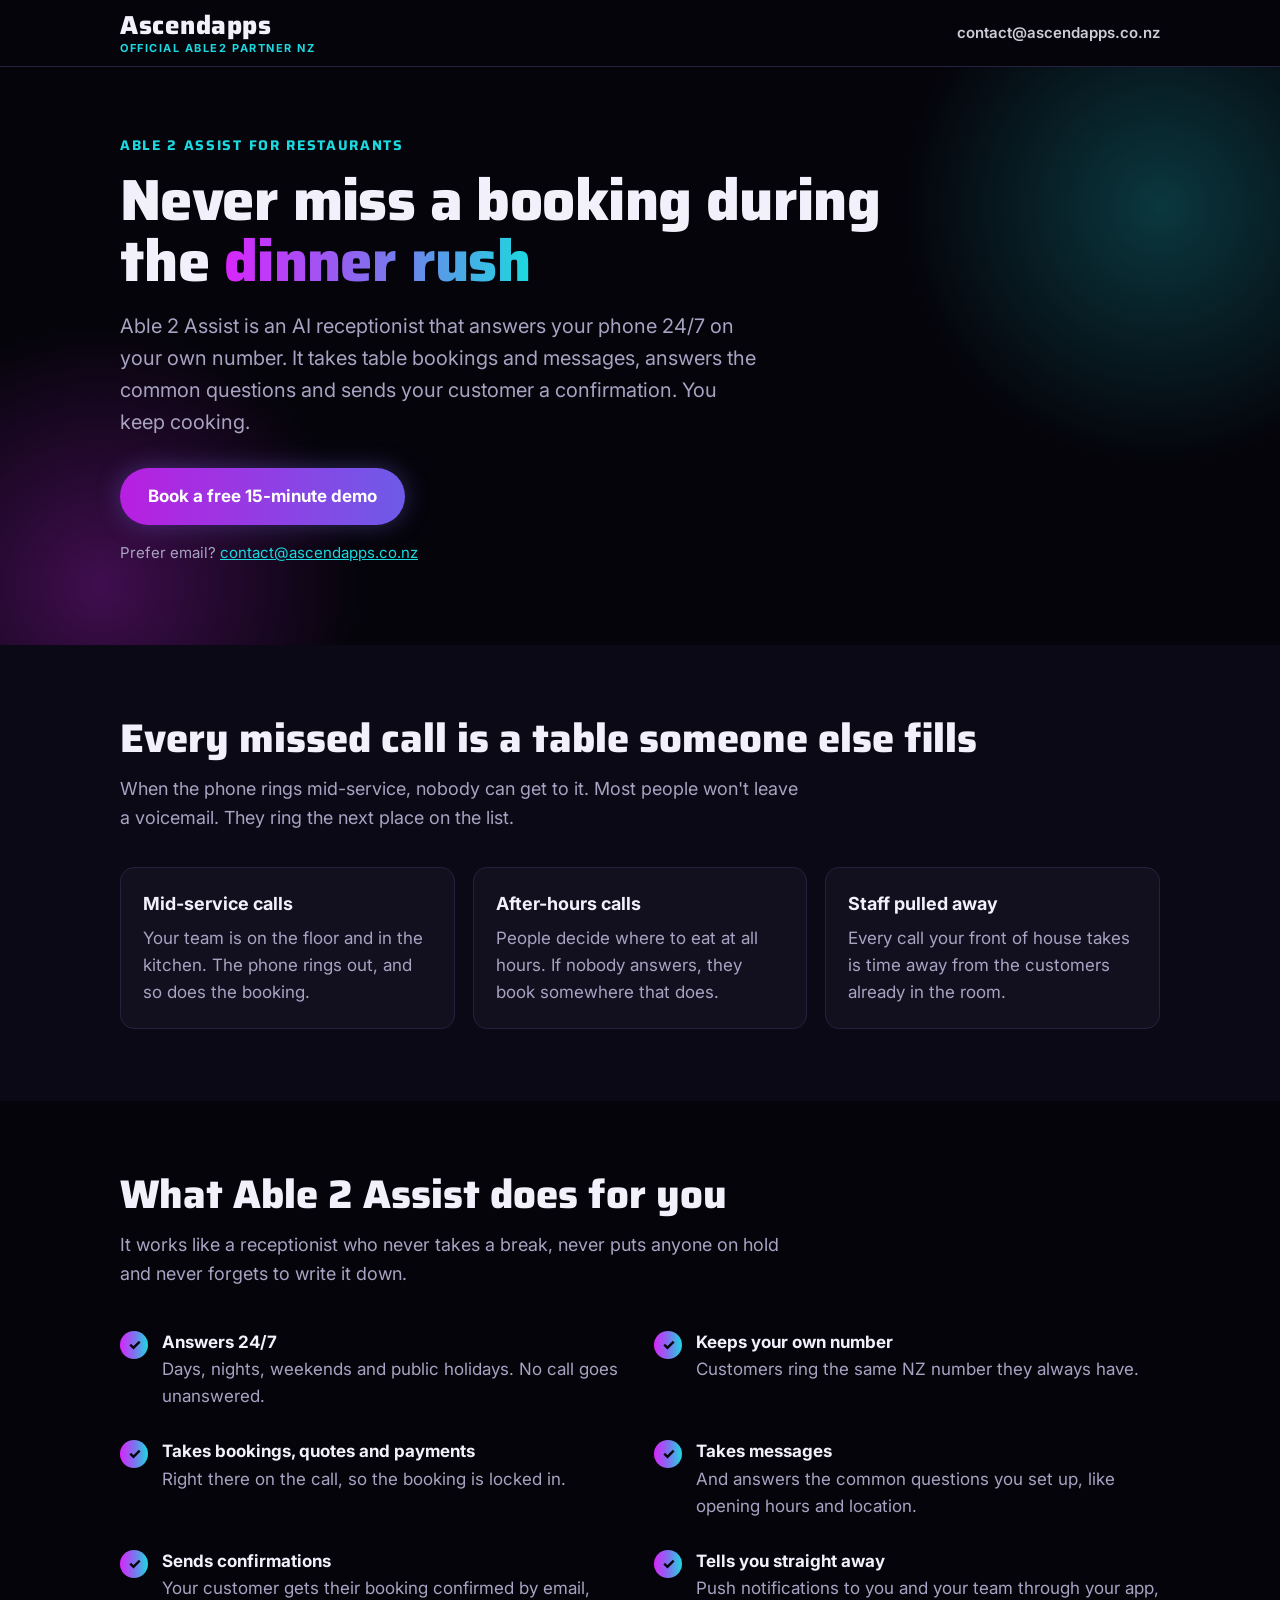
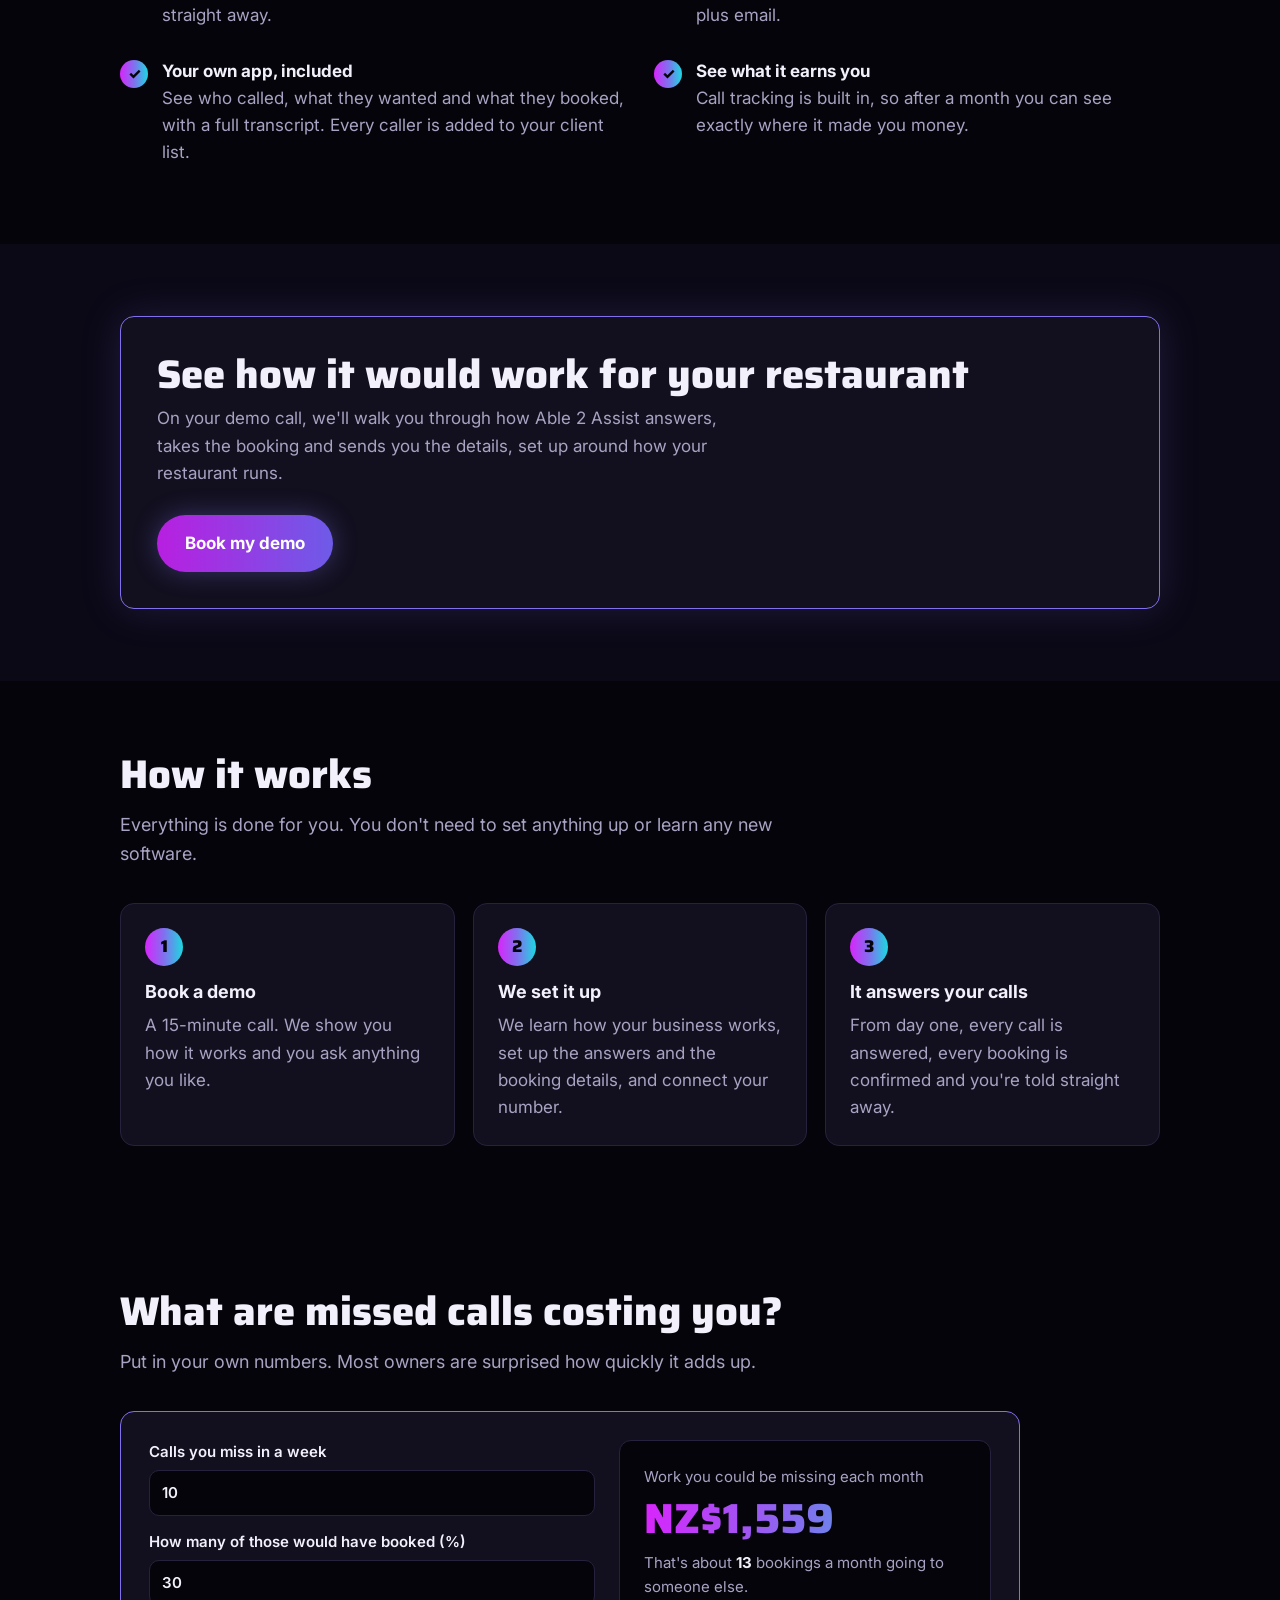
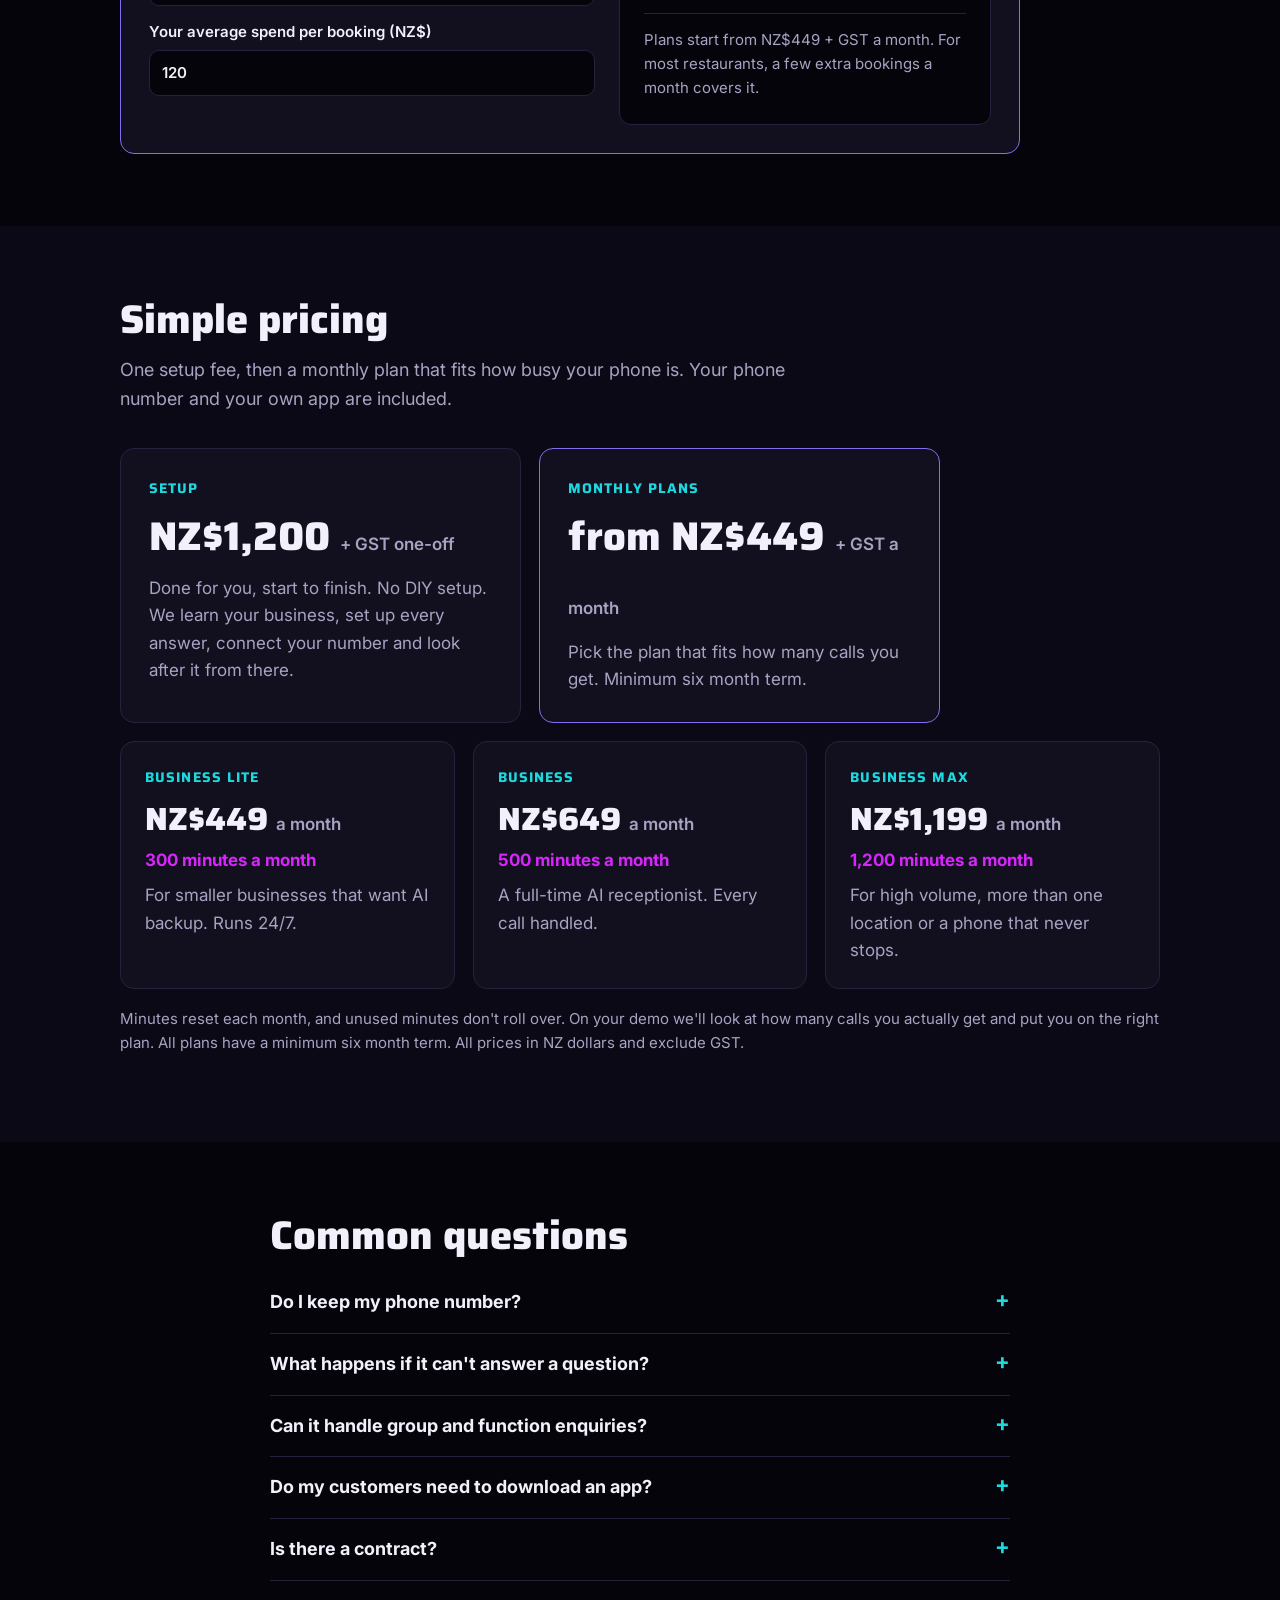
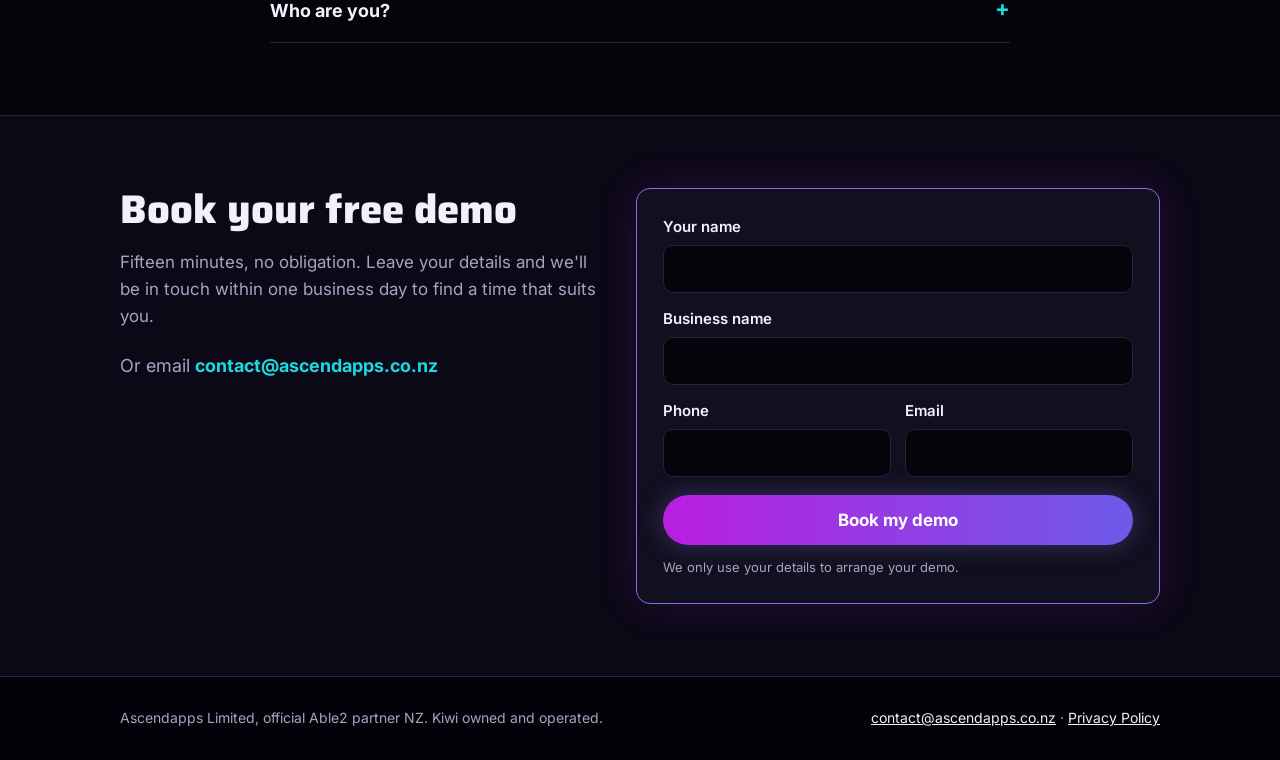
<file: restaurants/index.html>
<!DOCTYPE html>
<html lang="en-NZ">
<head>
<meta charset="utf-8">
<meta name="viewport" content="width=device-width, initial-scale=1">
<title>Able 2 Assist for restaurants | Ascendapps</title>
<meta name="description" content="An AI receptionist that answers your restaurant's phone 24/7, takes bookings and sends confirmations. Kiwi owned and operated.">
<link rel="preconnect" href="https://fonts.googleapis.com">
<link rel="preconnect" href="https://fonts.gstatic.com" crossorigin>
<link href="https://fonts.googleapis.com/css2?family=Inter:wght@400;600;700&family=Saira:wght@700;800&display=swap" rel="stylesheet">
<link rel="stylesheet" href="../css/style.css">
<script>window.SH_CONFIG = { site: "able2nz" };</script>
<script src="https://simple-host.app/auth.js"></script>
</head>
<body>

<header class="top">
  <div class="wrap">
    <a class="brand wm" href="../"><b>Ascendapps</b><small>Official Able2 partner NZ</small></a>
    <a class="top-call" href="mailto:contact@ascendapps.co.nz">contact@ascendapps.co.nz</a>
  </div>
</header>

<div class="hero">
  <div class="wrap">
    <span class="eyebrow">Able 2 Assist for restaurants</span>
    <h1>Never miss a booking during the <span>dinner rush</span></h1>
    <p class="lead">Able 2 Assist is an AI receptionist that answers your phone 24/7 on your own number. It takes table bookings and messages, answers the common questions and sends your customer a confirmation. You keep cooking.</p>
    <a class="btn" href="#book">Book a free 15-minute demo</a>
    <span class="sub-cta">Prefer email? <a href="mailto:contact@ascendapps.co.nz">contact@ascendapps.co.nz</a></span>
  </div>
</div>

<section class="alt">
  <div class="wrap">
    <h2>Every missed call is a table someone else fills</h2>
    <p class="section-lead">When the phone rings mid-service, nobody can get to it. Most people won't leave a voicemail. They ring the next place on the list.</p>
    <div class="pain"><div><strong>Mid-service calls</strong><p>Your team is on the floor and in the kitchen. The phone rings out, and so does the booking.</p></div><div><strong>After-hours calls</strong><p>People decide where to eat at all hours. If nobody answers, they book somewhere that does.</p></div><div><strong>Staff pulled away</strong><p>Every call your front of house takes is time away from the customers already in the room.</p></div></div>
  </div>
</section>

<section>
  <div class="wrap">
    <h2>What Able 2 Assist does for you</h2>
    <p class="section-lead">It works like a receptionist who never takes a break, never puts anyone on hold and never forgets to write it down.</p>
    <ul class="features"><li><span class="tick">&#10003;</span><div><strong>Answers 24/7</strong><span class="d">Days, nights, weekends and public holidays. No call goes unanswered.</span></div></li><li><span class="tick">&#10003;</span><div><strong>Keeps your own number</strong><span class="d">Customers ring the same NZ number they always have.</span></div></li><li><span class="tick">&#10003;</span><div><strong>Takes bookings, quotes and payments</strong><span class="d">Right there on the call, so the booking is locked in.</span></div></li><li><span class="tick">&#10003;</span><div><strong>Takes messages</strong><span class="d">And answers the common questions you set up, like opening hours and location.</span></div></li><li><span class="tick">&#10003;</span><div><strong>Sends confirmations</strong><span class="d">Your customer gets their booking confirmed by email, straight away.</span></div></li><li><span class="tick">&#10003;</span><div><strong>Tells you straight away</strong><span class="d">Push notifications to you and your team through your app, plus email.</span></div></li><li><span class="tick">&#10003;</span><div><strong>Your own app, included</strong><span class="d">See who called, what they wanted and what they booked, with a full transcript. Every caller is added to your client list.</span></div></li><li><span class="tick">&#10003;</span><div><strong>See what it earns you</strong><span class="d">Call tracking is built in, so after a month you can see exactly where it made you money.</span></div></li></ul>
  </div>
</section>

<section class="alt">
  <div class="wrap">
    <div class="demo-band">
      <div>
        <h2>See how it would work for your restaurant</h2>
        <p>On your demo call, we'll walk you through how Able 2 Assist answers, takes the booking and sends you the details, set up around how your restaurant runs.</p>
      </div>
      <a class="btn" href="#book">Book my demo</a>
    </div>
  </div>
</section>

<section>
  <div class="wrap">
    <h2>How it works</h2>
    <p class="section-lead">Everything is done for you. You don't need to set anything up or learn any new software.</p>
    <div class="steps">
      <div><strong>Book a demo</strong><p>A 15-minute call. We show you how it works and you ask anything you like.</p></div>
      <div><strong>We set it up</strong><p>We learn how your business works, set up the answers and the booking details, and connect your number.</p></div>
      <div><strong>It answers your calls</strong><p>From day one, every call is answered, every booking is confirmed and you're told straight away.</p></div>
    </div>
  </div>
</section>

<section>
  <div class="wrap">
    <h2>What are missed calls costing you?</h2>
    <p class="section-lead">Put in your own numbers. Most owners are surprised how quickly it adds up.</p>
    <div class="calc" id="calc">
      <div>
        <label>Calls you miss in a week<input id="calc-calls" type="number" min="0" inputmode="numeric" value="10"></label>
        <label>How many of those would have booked (%)<input id="calc-pct" type="number" min="0" max="100" inputmode="numeric" value="30"></label>
        <label>Your average spend per booking (NZ$)<input id="calc-value" type="number" min="0" inputmode="numeric" value="120"></label>
      </div>
      <div class="calc-result">
        <p>Work you could be missing each month</p>
        <div class="big" id="calc-out">NZ$0</div>
        <p>That's about <strong id="calc-jobs">0</strong> bookings a month going to someone else.</p>
        <p class="cost">Plans start from NZ$449 + GST a month. For most restaurants, a few extra bookings a month covers it.</p>
      </div>
    </div>
  </div>
</section>

<section class="alt">
  <div class="wrap">
    <h2>Simple pricing</h2>
    <p class="section-lead">One setup fee, then a monthly plan that fits how busy your phone is. Your phone number and your own app are included.</p>
    <div class="price">
      <div class="price-card">
        <div class="label">Setup</div>
        <div class="amount">NZ$1,200 <small>+ GST one-off</small></div>
        <p>Done for you, start to finish. No DIY setup. We learn your business, set up every answer, connect your number and look after it from there.</p>
      </div>
      <div class="price-card main">
        <div class="label">Monthly plans</div>
        <div class="amount">from NZ$449 <small>+ GST a month</small></div>
        <p>Pick the plan that fits how many calls you get. Minimum six month term.</p>
      </div>
    </div>
    <div class="plans">
      <div class="plan"><div class="label">Business Lite</div><div class="amount">NZ$449 <small>a month</small></div><p class="mins">300 minutes a month</p><p>For smaller businesses that want AI backup. Runs 24/7.</p></div>
      <div class="plan"><div class="label">Business</div><div class="amount">NZ$649 <small>a month</small></div><p class="mins">500 minutes a month</p><p>A full-time AI receptionist. Every call handled.</p></div>
      <div class="plan"><div class="label">Business Max</div><div class="amount">NZ$1,199 <small>a month</small></div><p class="mins">1,200 minutes a month</p><p>For high volume, more than one location or a phone that never stops.</p></div>
    </div>
    <p class="price-note">Minutes reset each month, and unused minutes don't roll over. On your demo we'll look at how many calls you actually get and put you on the right plan. All plans have a minimum six month term. All prices in NZ dollars and exclude GST.</p>
  </div>
</section>

<section>
  <div class="wrap faq">
    <h2>Common questions</h2>
    <details><summary>Do I keep my phone number?</summary><p>Yes. Customers keep calling the same NZ number they always have.</p></details>
    <details><summary>What happens if it can't answer a question?</summary><p>It takes a message and sends it to you straight away, so you can call the customer back.</p></details>
    <details><summary>Can it handle group and function enquiries?</summary><p>It takes the details and passes them straight to you, so you can follow up on bigger bookings yourself.</p></details>
    <details><summary>Do my customers need to download an app?</summary><p>No. Only you and your team use the app. Your customers just ring your number like they always have.</p></details>
    <details><summary>Is there a contract?</summary><p>There's a minimum six month term. After that it carries on month to month.</p></details>
    <details><summary>Who are you?</summary><p>We're Ascendapps Limited, official Able2 partner NZ, Kiwi owned and operated. We work with our partners at <a href="https://able2.now/" target="_blank" rel="noopener">Able2</a> in Australia.</p></details>
  </div>
</section>

<section class="book" id="book">
  <div class="wrap grid">
    <div>
      <h2>Book your free demo</h2>
      <p>Fifteen minutes, no obligation. Leave your details and we'll be in touch within one business day to find a time that suits you.</p>
      <p class="call-line">Or email <a href="mailto:contact@ascendapps.co.nz">contact@ascendapps.co.nz</a></p>
    </div>
    <form class="demo" id="demo-form" data-page="restaurants" data-industry="Restaurant">
      <label>Your name<input name="name" autocomplete="name" required></label>
      <label>Business name<input name="business" autocomplete="organization" required></label>
      <div class="row">
        <label>Phone<input name="phone" type="tel" autocomplete="tel" required></label>
        <label>Email<input name="email" type="email" autocomplete="email" required></label>
      </div>
      <button class="btn" type="submit">Book my demo</button>
      <span id="status" role="status" aria-live="polite"></span>
      <p class="fine">We only use your details to arrange your demo.</p>
    </form>
  </div>
</section>

<footer>
  <div class="wrap">
    <span>Ascendapps Limited, official Able2 partner NZ. Kiwi owned and operated.</span>
    <span><a href="mailto:contact@ascendapps.co.nz">contact@ascendapps.co.nz</a> &middot; <a href="../privacy-policy/">Privacy Policy</a></span>
  </div>
</footer>

<script src="../js/calc.js"></script>
<script src="../js/form.js"></script>
</body>
</html>
</file>
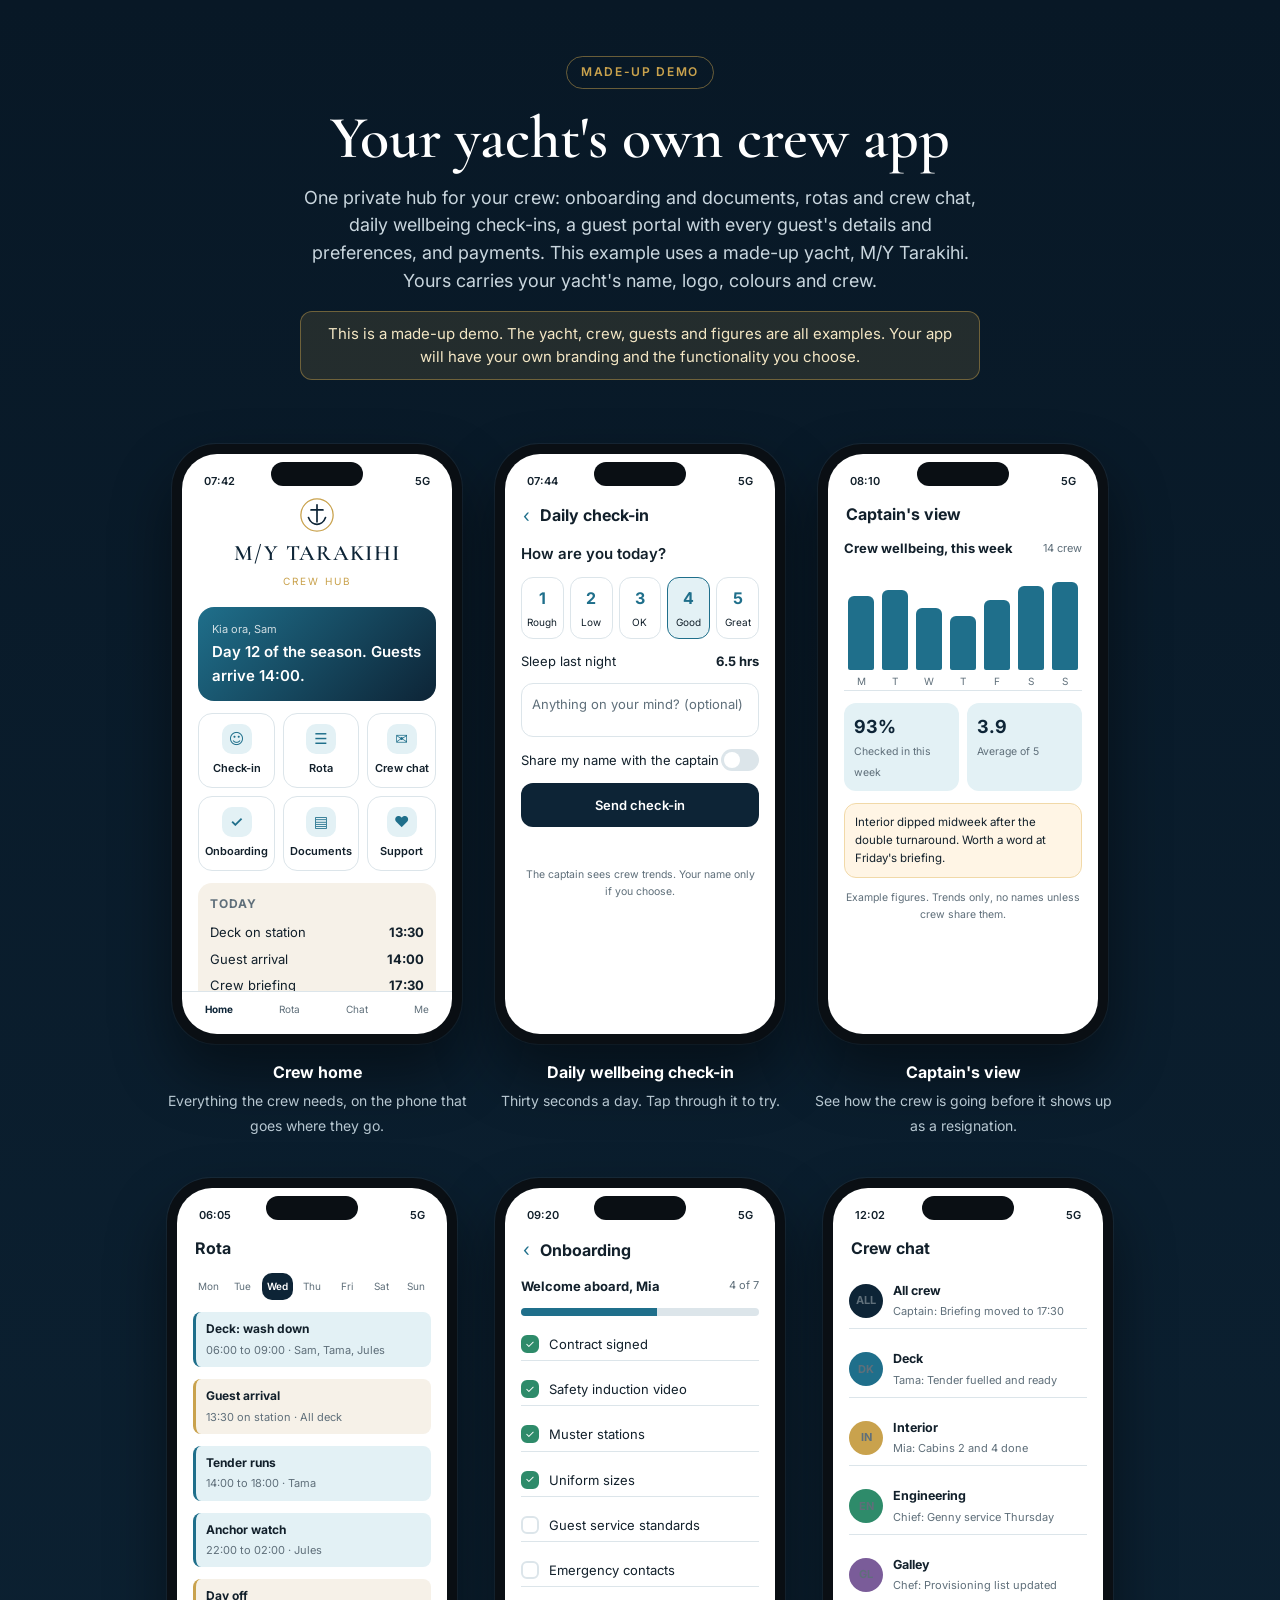
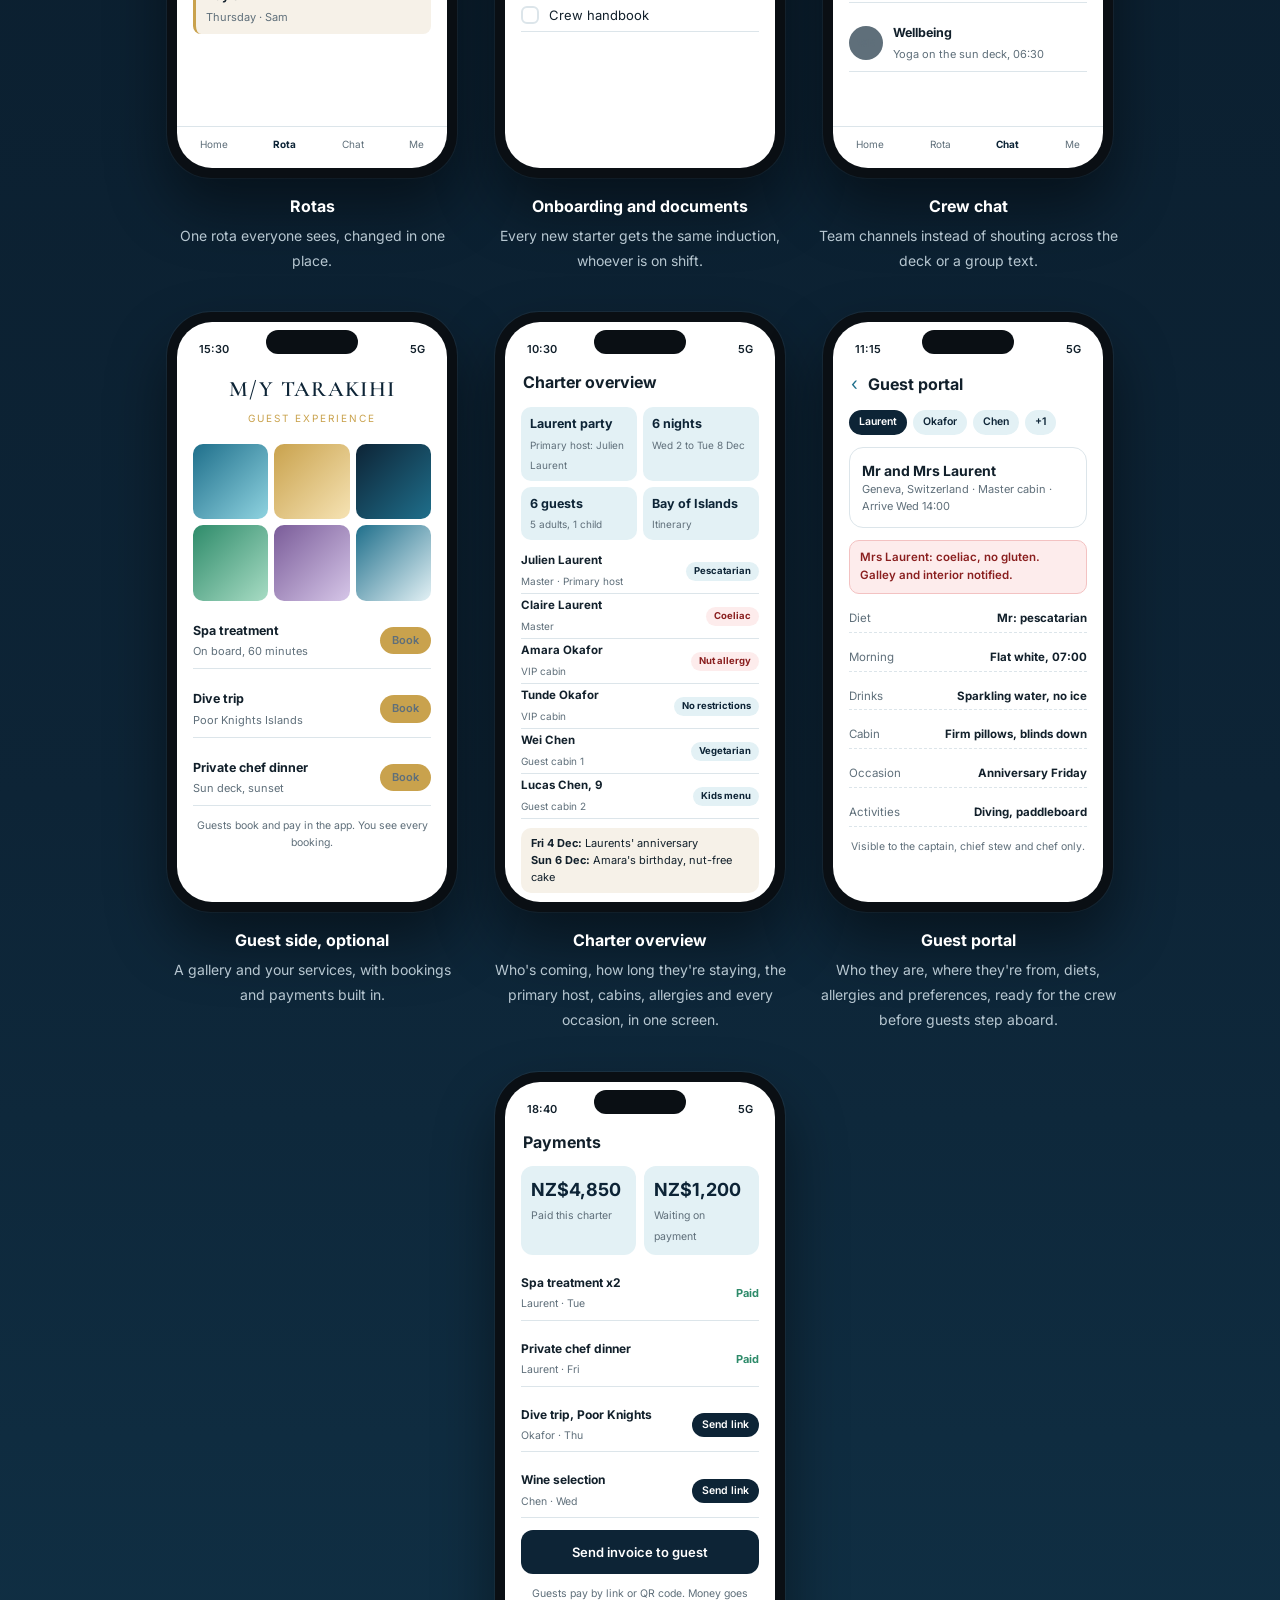
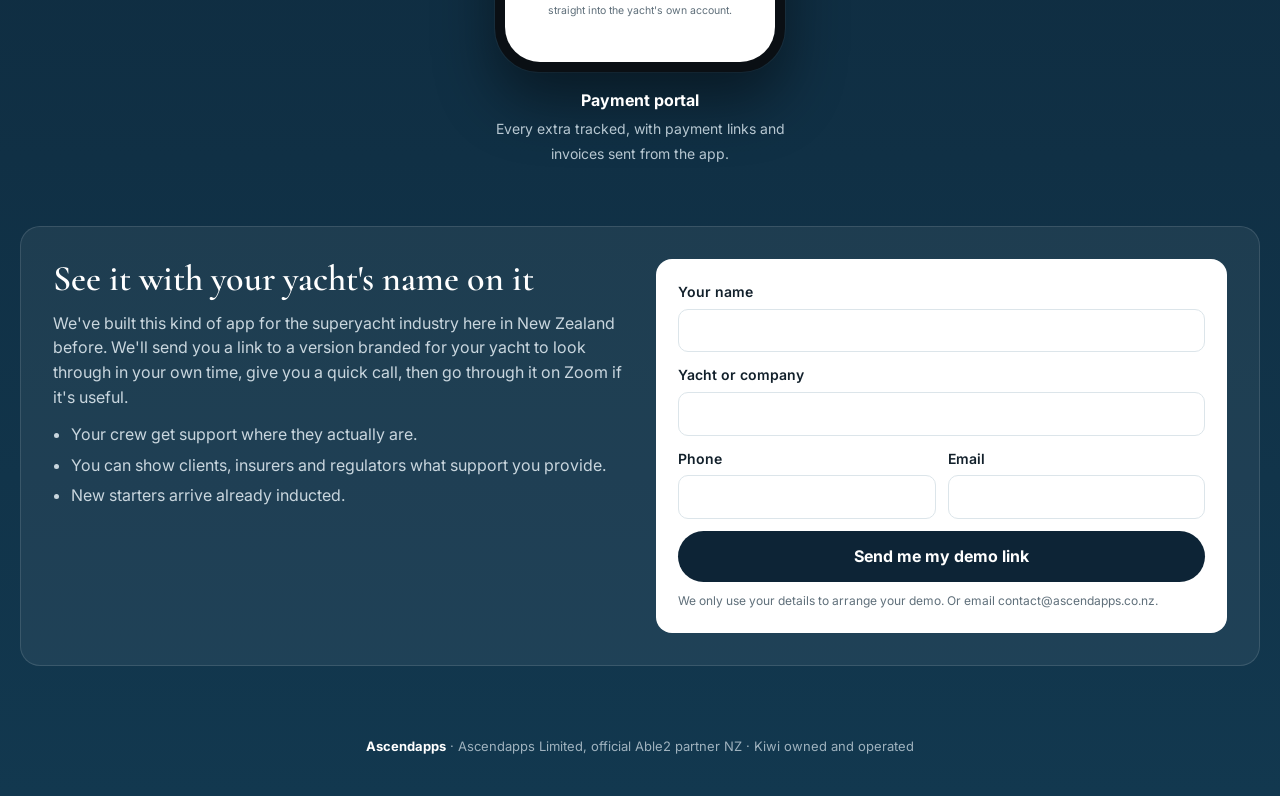
<file: yacht-demo/index.html>
<!DOCTYPE html>
<html lang="en-NZ">
<head>
<meta charset="utf-8">
<meta name="viewport" content="width=device-width, initial-scale=1">
<meta name="robots" content="noindex">
<title>Your Yacht's Crew App | Ascendapps</title>
<meta name="description" content="An example of a superyacht's own private crew app: onboarding, rotas, crew chat, wellbeing check-ins and a guest side, all in the yacht's branding.">
<link rel="preconnect" href="https://fonts.googleapis.com">
<link rel="preconnect" href="https://fonts.gstatic.com" crossorigin>
<link href="https://fonts.googleapis.com/css2?family=Inter:wght@400;500;600;700&family=Cormorant+Garamond:wght@500;600&display=swap" rel="stylesheet">
<script>window.SH_CONFIG = { site: "able2nz" };</script>
<script src="https://simple-host.app/auth.js"></script>
<style>
:root { --navy: #0D2436; --deep: #081826; --ocean: #1F6F8B; --sea: #E3F1F5; --sand: #F6F1E8; --gold: #C9A24D; --ink: #12202B; --muted: #5F6F7A; --line: #DCE5EA; --white: #FFFFFF; --good: #2E8B6A; --serif: "Cormorant Garamond", Georgia, serif; --sans: "Inter", system-ui, -apple-system, "Segoe UI", sans-serif; }
* { box-sizing: border-box; }
body { margin: 0; font-family: var(--sans); color: var(--white); background: linear-gradient(180deg, var(--deep) 0%, var(--navy) 60%, #12384F 100%); line-height: 1.55; }
.wrap { max-width: 1320px; margin: 0 auto; padding: 0 20px; }
header.intro { padding: 56px 0 28px; text-align: center; }
.tag { display: inline-block; font-size: 12px; font-weight: 600; letter-spacing: 0.14em; text-transform: uppercase; color: var(--gold); border: 1px solid rgba(201,162,77,0.5); border-radius: 999px; padding: 6px 14px; margin-bottom: 18px; }
h1 { font-family: var(--serif); font-weight: 600; font-size: clamp(36px, 5.4vw, 60px); line-height: 1.05; margin: 0 0 14px; }
.intro p { color: #C9D6DE; max-width: 680px; margin: 0 auto; font-size: 18px; }
.phones { display: flex; flex-wrap: wrap; justify-content: center; gap: 40px 28px; padding: 36px 0 20px; }
.item { display: flex; flex-direction: column; align-items: center; gap: 16px; max-width: 300px; }
.cap { text-align: center; }
.cap strong { display: block; font-size: 16px; margin-bottom: 4px; }
.cap span { color: #B7C7D1; font-size: 14px; }
.phone { width: 290px; height: 600px; border-radius: 44px; background: #0A0F14; padding: 10px; box-shadow: 0 30px 60px rgba(0,0,0,0.45), 0 0 0 1px rgba(255,255,255,0.06); }
.screen { width: 100%; height: 100%; border-radius: 35px; background: var(--white); color: var(--ink); overflow: hidden; position: relative; display: flex; flex-direction: column; font-size: 13px; }
.notch { position: absolute; top: 8px; left: 50%; transform: translateX(-50%); width: 92px; height: 24px; background: #0A0F14; border-radius: 14px; z-index: 3; }
.bar { height: 40px; flex: 0 0 auto; display: flex; justify-content: space-between; align-items: flex-end; padding: 0 22px 4px; font-size: 11px; font-weight: 600; }
.top { padding: 8px 18px 12px; display: flex; align-items: center; gap: 10px; }
.top .title { font-weight: 700; font-size: 16px; }
.top .back { color: var(--ocean); font-size: 18px; }
.body { flex: 1; overflow: hidden; padding: 0 16px 16px; display: flex; flex-direction: column; gap: 12px; }
.brand { display: flex; flex-direction: column; align-items: center; gap: 4px; padding: 4px 0 6px; }
.brand .name { font-family: var(--serif); font-size: 22px; font-weight: 600; letter-spacing: 0.06em; color: var(--navy); }
.brand .sub { font-size: 10px; letter-spacing: 0.2em; text-transform: uppercase; color: var(--gold); }
.hero-card { border-radius: 16px; padding: 14px; color: var(--white); background: linear-gradient(135deg, var(--ocean), var(--navy)); }
.hero-card .small { font-size: 11px; opacity: 0.8; }
.hero-card .big { font-size: 15px; font-weight: 600; margin-top: 2px; }
.tiles { display: grid; grid-template-columns: repeat(3, 1fr); gap: 8px; }
.tile { border: 1px solid var(--line); border-radius: 14px; padding: 10px 6px; text-align: center; font-size: 11px; font-weight: 600; display: flex; flex-direction: column; align-items: center; gap: 6px; }
.tile i { width: 30px; height: 30px; border-radius: 10px; background: var(--sea); display: flex; align-items: center; justify-content: center; font-style: normal; color: var(--ocean); font-size: 15px; }
.today { background: var(--sand); border-radius: 14px; padding: 12px; }
.today h4 { margin: 0 0 6px; font-size: 12px; text-transform: uppercase; letter-spacing: 0.08em; color: var(--muted); }
.today div { display: flex; justify-content: space-between; padding: 3px 0; }
.q { font-weight: 600; font-size: 15px; }
.moods { display: grid; grid-template-columns: repeat(5, 1fr); gap: 6px; }
.mood { border: 1px solid var(--line); background: var(--white); border-radius: 12px; padding: 8px 0; font: inherit; font-size: 10px; color: var(--ink); cursor: pointer; display: flex; flex-direction: column; align-items: center; gap: 4px; }
.mood b { font-size: 16px; color: var(--ocean); }
.mood.on { border-color: var(--ocean); background: var(--sea); }
.field { border: 1px solid var(--line); border-radius: 12px; padding: 10px; color: var(--muted); min-height: 54px; }
.row { display: flex; justify-content: space-between; align-items: center; }
.toggle { width: 38px; height: 22px; border-radius: 999px; background: var(--line); position: relative; border: 0; cursor: pointer; }
.toggle::after { content: ""; position: absolute; top: 3px; left: 3px; width: 16px; height: 16px; border-radius: 50%; background: var(--white); transition: left 0.15s; }
.toggle.on { background: var(--ocean); }
.toggle.on::after { left: 19px; }
.cta { background: var(--navy); color: var(--white); border: 0; border-radius: 12px; padding: 12px; font: inherit; font-weight: 600; cursor: pointer; width: 100%; }
.note { font-size: 10.5px; color: var(--muted); text-align: center; }
.done { color: var(--good); font-weight: 600; text-align: center; min-height: 16px; font-size: 12px; }
.days { display: grid; grid-template-columns: repeat(7, 1fr); gap: 4px; text-align: center; font-size: 10px; }
.days span { padding: 6px 0; border-radius: 10px; color: var(--muted); }
.days span.on { background: var(--navy); color: var(--white); font-weight: 600; }
.shift { border-left: 3px solid var(--ocean); background: var(--sea); border-radius: 8px; padding: 8px 10px; }
.shift.gold { border-color: var(--gold); background: var(--sand); }
.shift b { display: block; font-size: 12px; }
.shift span { color: var(--muted); font-size: 11px; }
.progress { height: 8px; background: var(--line); border-radius: 999px; overflow: hidden; }
.progress div { height: 100%; width: 57%; background: var(--ocean); }
.check { display: flex; gap: 10px; align-items: center; padding: 6px 0; border-bottom: 1px solid var(--line); }
.box { width: 18px; height: 18px; border-radius: 6px; border: 2px solid var(--line); flex: 0 0 auto; display: flex; align-items: center; justify-content: center; font-size: 11px; color: var(--white); }
.box.ok { background: var(--good); border-color: var(--good); }
.group { display: flex; gap: 10px; align-items: center; padding: 8px 0; border-bottom: 1px solid var(--line); }
.av { width: 34px; height: 34px; border-radius: 50%; display: flex; align-items: center; justify-content: center; font-weight: 700; font-size: 11px; color: var(--white); flex: 0 0 auto; }
.group b { display: block; font-size: 12.5px; }
.group span { color: var(--muted); font-size: 11px; }
.chart { display: flex; align-items: flex-end; gap: 8px; height: 120px; padding: 8px 4px 0; border-bottom: 1px solid var(--line); }
.chart div { flex: 1; display: flex; flex-direction: column; align-items: center; gap: 4px; font-size: 10px; color: var(--muted); }
.chart i { display: block; width: 100%; border-radius: 6px 6px 2px 2px; background: var(--ocean); }
.stat { display: grid; grid-template-columns: 1fr 1fr; gap: 8px; }
.stat div { background: var(--sea); border-radius: 12px; padding: 10px; }
.stat b { display: block; font-size: 18px; color: var(--navy); }
.stat span { font-size: 10.5px; color: var(--muted); }
.flag { background: #FFF5E5; border: 1px solid #F1D9A8; border-radius: 12px; padding: 10px; font-size: 11.5px; }
.gallery { display: grid; grid-template-columns: repeat(3, 1fr); gap: 6px; }
.gallery div { aspect-ratio: 1; border-radius: 10px; }
.service { display: flex; justify-content: space-between; align-items: center; padding: 8px 0; border-bottom: 1px solid var(--line); }
.service b { display: block; font-size: 12.5px; }
.service span { color: var(--muted); font-size: 11px; }
.book { background: var(--gold); color: var(--white); border-radius: 999px; padding: 5px 12px; font-size: 11px; font-weight: 600; }
.tabbar { flex: 0 0 auto; display: flex; justify-content: space-around; padding: 10px 0 16px; border-top: 1px solid var(--line); font-size: 10px; color: var(--muted); }
.tabbar .on { color: var(--navy); font-weight: 700; }
.gcard { border: 1px solid var(--line); border-radius: 14px; padding: 12px; }
.gcard .who { font-weight: 700; font-size: 14px; }
.gcard .from { color: var(--muted); font-size: 11px; }
.kv { display: flex; justify-content: space-between; gap: 8px; padding: 4px 0; font-size: 11.5px; border-bottom: 1px dashed var(--line); }
.kv span:first-child { color: var(--muted); }
.kv b { text-align: right; }
.alert { background: #FDECEC; border: 1px solid #F3C2C2; color: #8A1F1F; border-radius: 10px; padding: 8px 10px; font-size: 11.5px; font-weight: 600; }
.chips { display: flex; gap: 6px; flex-wrap: wrap; }
.chips span { background: var(--sea); color: var(--navy); border-radius: 999px; padding: 4px 10px; font-size: 10.5px; font-weight: 600; }
.chips span.on { background: var(--navy); color: var(--white); }
.facts { display: grid; grid-template-columns: 1fr 1fr; gap: 6px; }
.facts div { background: var(--sea); border-radius: 10px; padding: 7px 9px; }
.facts b { display: block; font-size: 12.5px; color: var(--navy); }
.facts span { font-size: 10px; color: var(--muted); }
.glist { display: flex; flex-direction: column; }
.gl { display: flex; justify-content: space-between; align-items: center; gap: 6px; padding: 3px 0; border-bottom: 1px solid var(--line); }
.gl b { display: block; font-size: 11.5px; }
.gl span.c { color: var(--muted); font-size: 10px; }
.tg { border-radius: 999px; padding: 2px 8px; font-size: 9.5px; font-weight: 700; white-space: nowrap; }
.tg.red { background: #FDECEC; color: #8A1F1F; }
.tg.blue { background: var(--sea); color: var(--navy); }
.tg.gold { background: var(--sand); color: #7A5A12; }
.occ { background: var(--sand); border-radius: 10px; padding: 7px 10px; font-size: 11px; }
.pay { display: flex; justify-content: space-between; align-items: center; padding: 7px 0; border-bottom: 1px solid var(--line); }
.pay b { display: block; font-size: 12px; }
.pay span { color: var(--muted); font-size: 10.5px; }
.pay span.paid { color: var(--good); font-weight: 700; font-size: 11px; }
.due { background: var(--navy); color: var(--white); border-radius: 999px; padding: 4px 10px; font-size: 10.5px; font-weight: 600; }
.pay span.due { color: var(--white); }
section.close { padding: 40px 0 70px; }
.panel { background: rgba(255,255,255,0.06); border: 1px solid rgba(255,255,255,0.12); border-radius: 20px; padding: 32px; display: grid; grid-template-columns: 1fr 1fr; gap: 32px; align-items: start; }
.panel h2 { font-family: var(--serif); font-weight: 600; font-size: 36px; line-height: 1.1; margin: 0 0 12px; }
.panel p { color: #C9D6DE; margin: 0 0 12px; }
.panel ul { margin: 0; padding-left: 18px; color: #C9D6DE; }
.panel li { margin-bottom: 6px; }
form.demo { background: var(--white); color: var(--ink); border-radius: 16px; padding: 22px; }
form.demo label { display: block; font-weight: 600; font-size: 14px; margin-bottom: 12px; }
form.demo input { display: block; width: 100%; margin-top: 6px; font: inherit; font-weight: 400; padding: 10px 12px; border: 1px solid var(--line); border-radius: 10px; }
form.demo input:focus { outline: 2px solid var(--ocean); border-color: var(--ocean); }
form.demo .two { display: grid; grid-template-columns: 1fr 1fr; gap: 12px; }
form.demo button { width: 100%; background: var(--navy); color: var(--white); border: 0; border-radius: 999px; padding: 13px; font: inherit; font-weight: 700; cursor: pointer; }
form.demo .fine { font-size: 12px; color: var(--muted); margin: 10px 0 0; }
#status { display: block; margin-top: 10px; font-weight: 600; font-size: 14px; }
#status.ok { color: var(--good); }
#status.err { color: #B00020; }
footer { text-align: center; color: #9FB2BE; font-size: 13px; padding: 0 0 40px; }
footer b { color: var(--white); }
@media (max-width: 760px) { .panel { grid-template-columns: 1fr; padding: 22px; } form.demo .two { grid-template-columns: 1fr; } header.intro { padding-top: 36px; } }
</style>
</head>
<body>

<header class="intro">
  <div class="wrap">
    <span class="tag">Made-up demo</span>
    <h1>Your yacht's own crew app</h1>
    <p>One private hub for your crew: onboarding and documents, rotas and crew chat, daily wellbeing check-ins, a guest portal with every guest's details and preferences, and payments. This example uses a made-up yacht, M/Y Tarakihi. Yours carries your yacht's name, logo, colours and crew.</p>
    <p style="margin-top:16px;display:inline-block;background:rgba(201,162,77,0.14);border:1px solid rgba(201,162,77,0.45);border-radius:12px;padding:10px 16px;color:#F3E6C4;font-size:15px">This is a made-up demo. The yacht, crew, guests and figures are all examples. Your app will have your own branding and the functionality you choose.</p>
  </div>
</header>

<main class="wrap">
  <div class="phones">

    <div class="item">
      <div class="phone"><div class="screen">
        <div class="notch"></div>
        <div class="bar"><span>07:42</span><span>5G</span></div>
        <div class="body">
          <div class="brand">
            <svg width="34" height="34" viewBox="0 0 40 40" aria-hidden="true"><circle cx="20" cy="20" r="19" fill="none" stroke="#C9A24D" stroke-width="1.5"/><path d="M20 8v20M13 14h14M10 23c2 6 7 8 10 8s8-2 10-8" fill="none" stroke="#0D2436" stroke-width="2" stroke-linecap="round"/></svg>
            <span class="name">M/Y TARAKIHI</span>
            <span class="sub">Crew hub</span>
          </div>
          <div class="hero-card"><div class="small">Kia ora, Sam</div><div class="big">Day 12 of the season. Guests arrive 14:00.</div></div>
          <div class="tiles">
            <div class="tile"><i>&#9786;</i>Check-in</div>
            <div class="tile"><i>&#9776;</i>Rota</div>
            <div class="tile"><i>&#9993;</i>Crew chat</div>
            <div class="tile"><i>&#10003;</i>Onboarding</div>
            <div class="tile"><i>&#9636;</i>Documents</div>
            <div class="tile"><i>&#9829;</i>Support</div>
          </div>
          <div class="today"><h4>Today</h4>
            <div><span>Deck on station</span><b>13:30</b></div>
            <div><span>Guest arrival</span><b>14:00</b></div>
            <div><span>Crew briefing</span><b>17:30</b></div>
          </div>
        </div>
        <div class="tabbar"><span class="on">Home</span><span>Rota</span><span>Chat</span><span>Me</span></div>
      </div></div>
      <div class="cap"><strong>Crew home</strong><span>Everything the crew needs, on the phone that goes where they go.</span></div>
    </div>

    <div class="item">
      <div class="phone"><div class="screen">
        <div class="notch"></div>
        <div class="bar"><span>07:44</span><span>5G</span></div>
        <div class="top"><span class="back">&#8249;</span><span class="title">Daily check-in</span></div>
        <div class="body">
          <div class="q">How are you today?</div>
          <div class="moods" id="moods">
            <button class="mood" type="button"><b>1</b>Rough</button>
            <button class="mood" type="button"><b>2</b>Low</button>
            <button class="mood" type="button"><b>3</b>OK</button>
            <button class="mood on" type="button"><b>4</b>Good</button>
            <button class="mood" type="button"><b>5</b>Great</button>
          </div>
          <div class="row"><span>Sleep last night</span><b>6.5 hrs</b></div>
          <div class="field">Anything on your mind? (optional)</div>
          <div class="row"><span>Share my name with the captain</span><button class="toggle" id="share" type="button" aria-label="Share my name with the captain" aria-pressed="false"></button></div>
          <button class="cta" id="send" type="button">Send check-in</button>
          <div class="done" id="done"></div>
          <div class="note">The captain sees crew trends. Your name only if you choose.</div>
        </div>
      </div></div>
      <div class="cap"><strong>Daily wellbeing check-in</strong><span>Thirty seconds a day. Tap through it to try.</span></div>
    </div>

    <div class="item">
      <div class="phone"><div class="screen">
        <div class="notch"></div>
        <div class="bar"><span>08:10</span><span>5G</span></div>
        <div class="top"><span class="title">Captain's view</span></div>
        <div class="body">
          <div class="row"><b>Crew wellbeing, this week</b><span style="color:var(--muted);font-size:11px">14 crew</span></div>
          <div class="chart" aria-label="Average check-in score by day">
            <div><i style="height:74px"></i>M</div>
            <div><i style="height:80px"></i>T</div>
            <div><i style="height:62px"></i>W</div>
            <div><i style="height:54px"></i>T</div>
            <div><i style="height:70px"></i>F</div>
            <div><i style="height:84px"></i>S</div>
            <div><i style="height:88px"></i>S</div>
          </div>
          <div class="stat">
            <div><b>93%</b><span>Checked in this week</span></div>
            <div><b>3.9</b><span>Average of 5</span></div>
          </div>
          <div class="flag">Interior dipped midweek after the double turnaround. Worth a word at Friday's briefing.</div>
          <div class="note">Example figures. Trends only, no names unless crew share them.</div>
        </div>
      </div></div>
      <div class="cap"><strong>Captain's view</strong><span>See how the crew is going before it shows up as a resignation.</span></div>
    </div>

    <div class="item">
      <div class="phone"><div class="screen">
        <div class="notch"></div>
        <div class="bar"><span>06:05</span><span>5G</span></div>
        <div class="top"><span class="title">Rota</span></div>
        <div class="body">
          <div class="days"><span>Mon</span><span>Tue</span><span class="on">Wed</span><span>Thu</span><span>Fri</span><span>Sat</span><span>Sun</span></div>
          <div class="shift"><b>Deck: wash down</b><span>06:00 to 09:00 &middot; Sam, Tama, Jules</span></div>
          <div class="shift gold"><b>Guest arrival</b><span>13:30 on station &middot; All deck</span></div>
          <div class="shift"><b>Tender runs</b><span>14:00 to 18:00 &middot; Tama</span></div>
          <div class="shift"><b>Anchor watch</b><span>22:00 to 02:00 &middot; Jules</span></div>
          <div class="shift gold"><b>Day off</b><span>Thursday &middot; Sam</span></div>
        </div>
        <div class="tabbar"><span>Home</span><span class="on">Rota</span><span>Chat</span><span>Me</span></div>
      </div></div>
      <div class="cap"><strong>Rotas</strong><span>One rota everyone sees, changed in one place.</span></div>
    </div>

    <div class="item">
      <div class="phone"><div class="screen">
        <div class="notch"></div>
        <div class="bar"><span>09:20</span><span>5G</span></div>
        <div class="top"><span class="back">&#8249;</span><span class="title">Onboarding</span></div>
        <div class="body">
          <div class="row"><b>Welcome aboard, Mia</b><span style="color:var(--muted);font-size:11px">4 of 7</span></div>
          <div class="progress"><div></div></div>
          <div class="check"><span class="box ok">&#10003;</span>Contract signed</div>
          <div class="check"><span class="box ok">&#10003;</span>Safety induction video</div>
          <div class="check"><span class="box ok">&#10003;</span>Muster stations</div>
          <div class="check"><span class="box ok">&#10003;</span>Uniform sizes</div>
          <div class="check"><span class="box"></span>Guest service standards</div>
          <div class="check"><span class="box"></span>Emergency contacts</div>
          <div class="check"><span class="box"></span>Crew handbook</div>
        </div>
      </div></div>
      <div class="cap"><strong>Onboarding and documents</strong><span>Every new starter gets the same induction, whoever is on shift.</span></div>
    </div>

    <div class="item">
      <div class="phone"><div class="screen">
        <div class="notch"></div>
        <div class="bar"><span>12:02</span><span>5G</span></div>
        <div class="top"><span class="title">Crew chat</span></div>
        <div class="body">
          <div class="group"><span class="av" style="background:#0D2436">ALL</span><div><b>All crew</b><span>Captain: Briefing moved to 17:30</span></div></div>
          <div class="group"><span class="av" style="background:#1F6F8B">DK</span><div><b>Deck</b><span>Tama: Tender fuelled and ready</span></div></div>
          <div class="group"><span class="av" style="background:#C9A24D">IN</span><div><b>Interior</b><span>Mia: Cabins 2 and 4 done</span></div></div>
          <div class="group"><span class="av" style="background:#2E8B6A">EN</span><div><b>Engineering</b><span>Chief: Genny service Thursday</span></div></div>
          <div class="group"><span class="av" style="background:#7A5C99">GL</span><div><b>Galley</b><span>Chef: Provisioning list updated</span></div></div>
          <div class="group"><span class="av" style="background:#5F6F7A">WB</span><div><b>Wellbeing</b><span>Yoga on the sun deck, 06:30</span></div></div>
        </div>
        <div class="tabbar"><span>Home</span><span>Rota</span><span class="on">Chat</span><span>Me</span></div>
      </div></div>
      <div class="cap"><strong>Crew chat</strong><span>Team channels instead of shouting across the deck or a group text.</span></div>
    </div>

    <div class="item">
      <div class="phone"><div class="screen">
        <div class="notch"></div>
        <div class="bar"><span>15:30</span><span>5G</span></div>
        <div class="body" style="padding-top:6px">
          <div class="brand"><span class="name">M/Y TARAKIHI</span><span class="sub">Guest experience</span></div>
          <div class="gallery">
            <div style="background:linear-gradient(135deg,#1F6F8B,#8FD3E0)"></div>
            <div style="background:linear-gradient(135deg,#C9A24D,#F6E3B4)"></div>
            <div style="background:linear-gradient(135deg,#0D2436,#1F6F8B)"></div>
            <div style="background:linear-gradient(135deg,#2E8B6A,#A8DCC4)"></div>
            <div style="background:linear-gradient(135deg,#7A5C99,#D6C6E8)"></div>
            <div style="background:linear-gradient(135deg,#1F6F8B,#E3F1F5)"></div>
          </div>
          <div class="service"><div><b>Spa treatment</b><span>On board, 60 minutes</span></div><span class="book">Book</span></div>
          <div class="service"><div><b>Dive trip</b><span>Poor Knights Islands</span></div><span class="book">Book</span></div>
          <div class="service"><div><b>Private chef dinner</b><span>Sun deck, sunset</span></div><span class="book">Book</span></div>
          <div class="note">Guests book and pay in the app. You see every booking.</div>
        </div>
      </div></div>
      <div class="cap"><strong>Guest side, optional</strong><span>A gallery and your services, with bookings and payments built in.</span></div>
    </div>

    <div class="item">
      <div class="phone"><div class="screen">
        <div class="notch"></div>
        <div class="bar"><span>10:30</span><span>5G</span></div>
        <div class="top"><span class="title">Charter overview</span></div>
        <div class="body" style="gap:9px">
          <div class="facts">
            <div><b>Laurent party</b><span>Primary host: Julien Laurent</span></div>
            <div><b>6 nights</b><span>Wed 2 to Tue 8 Dec</span></div>
            <div><b>6 guests</b><span>5 adults, 1 child</span></div>
            <div><b>Bay of Islands</b><span>Itinerary</span></div>
          </div>
          <div class="glist">
            <div class="gl"><div><b>Julien Laurent</b><span class="c">Master &middot; Primary host</span></div><span class="tg blue">Pescatarian</span></div>
            <div class="gl"><div><b>Claire Laurent</b><span class="c">Master</span></div><span class="tg red">Coeliac</span></div>
            <div class="gl"><div><b>Amara Okafor</b><span class="c">VIP cabin</span></div><span class="tg red">Nut allergy</span></div>
            <div class="gl"><div><b>Tunde Okafor</b><span class="c">VIP cabin</span></div><span class="tg blue">No restrictions</span></div>
            <div class="gl"><div><b>Wei Chen</b><span class="c">Guest cabin 1</span></div><span class="tg blue">Vegetarian</span></div>
            <div class="gl"><div><b>Lucas Chen, 9</b><span class="c">Guest cabin 2</span></div><span class="tg blue">Kids menu</span></div>
          </div>
          <div class="occ"><b>Fri 4 Dec:</b> Laurents' anniversary<br><b>Sun 6 Dec:</b> Amara's birthday, nut-free cake</div>
        </div>
      </div></div>
      <div class="cap"><strong>Charter overview</strong><span>Who's coming, how long they're staying, the primary host, cabins, allergies and every occasion, in one screen.</span></div>
    </div>

    <div class="item">
      <div class="phone"><div class="screen">
        <div class="notch"></div>
        <div class="bar"><span>11:15</span><span>5G</span></div>
        <div class="top"><span class="back">&#8249;</span><span class="title">Guest portal</span></div>
        <div class="body">
          <div class="chips"><span class="on">Laurent</span><span>Okafor</span><span>Chen</span><span>+1</span></div>
          <div class="gcard">
            <div class="who">Mr and Mrs Laurent</div>
            <div class="from">Geneva, Switzerland &middot; Master cabin &middot; Arrive Wed 14:00</div>
          </div>
          <div class="alert">Mrs Laurent: coeliac, no gluten. Galley and interior notified.</div>
          <div class="kv"><span>Diet</span><b>Mr: pescatarian</b></div>
          <div class="kv"><span>Morning</span><b>Flat white, 07:00</b></div>
          <div class="kv"><span>Drinks</span><b>Sparkling water, no ice</b></div>
          <div class="kv"><span>Cabin</span><b>Firm pillows, blinds down</b></div>
          <div class="kv"><span>Occasion</span><b>Anniversary Friday</b></div>
          <div class="kv"><span>Activities</span><b>Diving, paddleboard</b></div>
          <div class="note">Visible to the captain, chief stew and chef only.</div>
        </div>
      </div></div>
      <div class="cap"><strong>Guest portal</strong><span>Who they are, where they're from, diets, allergies and preferences, ready for the crew before guests step aboard.</span></div>
    </div>

    <div class="item">
      <div class="phone"><div class="screen">
        <div class="notch"></div>
        <div class="bar"><span>18:40</span><span>5G</span></div>
        <div class="top"><span class="title">Payments</span></div>
        <div class="body">
          <div class="stat">
            <div><b>NZ$4,850</b><span>Paid this charter</span></div>
            <div><b>NZ$1,200</b><span>Waiting on payment</span></div>
          </div>
          <div class="pay"><div><b>Spa treatment x2</b><span>Laurent &middot; Tue</span></div><span class="paid">Paid</span></div>
          <div class="pay"><div><b>Private chef dinner</b><span>Laurent &middot; Fri</span></div><span class="paid">Paid</span></div>
          <div class="pay"><div><b>Dive trip, Poor Knights</b><span>Okafor &middot; Thu</span></div><span class="due">Send link</span></div>
          <div class="pay"><div><b>Wine selection</b><span>Chen &middot; Wed</span></div><span class="due">Send link</span></div>
          <button class="cta" type="button">Send invoice to guest</button>
          <div class="note">Guests pay by link or QR code. Money goes straight into the yacht's own account.</div>
        </div>
      </div></div>
      <div class="cap"><strong>Payment portal</strong><span>Every extra tracked, with payment links and invoices sent from the app.</span></div>
    </div>

  </div>
</main>

<section class="close">
  <div class="wrap">
    <div class="panel">
      <div>
        <h2>See it with your yacht's name on it</h2>
        <p>We've built this kind of app for the superyacht industry here in New Zealand before. We'll send you a link to a version branded for your yacht to look through in your own time, give you a quick call, then go through it on Zoom if it's useful.</p>
        <ul>
          <li>Your crew get support where they actually are.</li>
          <li>You can show clients, insurers and regulators what support you provide.</li>
          <li>New starters arrive already inducted.</li>
        </ul>
      </div>
      <form class="demo" id="demo-form" data-page="yacht-demo" data-industry="Superyacht">
        <label for="f-name">Your name<input id="f-name" name="name" autocomplete="name" required></label>
        <label for="f-biz">Yacht or company<input id="f-biz" name="business" autocomplete="organization" required></label>
        <div class="two">
          <label for="f-phone">Phone<input id="f-phone" name="phone" type="tel" autocomplete="tel" required></label>
          <label for="f-email">Email<input id="f-email" name="email" type="email" autocomplete="email" required></label>
        </div>
        <button type="submit">Send me my demo link</button>
        <span id="status" role="status" aria-live="polite"></span>
        <p class="fine">We only use your details to arrange your demo. Or email contact@ascendapps.co.nz.</p>
      </form>
    </div>
  </div>
</section>

<footer><b>Ascendapps</b> &middot; Ascendapps Limited, official Able2 partner NZ &middot; Kiwi owned and operated</footer>

<script>
(function () {
  var moods = document.querySelectorAll("#moods .mood");
  moods.forEach(function (m) { m.addEventListener("click", function () { moods.forEach(function (x) { x.classList.remove("on"); }); m.classList.add("on"); }); });
  var share = document.getElementById("share");
  share.addEventListener("click", function () { var on = share.classList.toggle("on"); share.setAttribute("aria-pressed", on ? "true" : "false"); });
  document.getElementById("send").addEventListener("click", function () { document.getElementById("done").textContent = "Thanks, Sam. Check-in sent."; });
})();
</script>
<script src="../js/form.js"></script>
</body>
</html>
</file>
<file: css/style.css>
.brand.wm{display:flex;flex-direction:column;align-items:flex-start;gap:0;line-height:1;text-decoration:none}.brand.wm b{font-family:"Saira","Inter",sans-serif;font-weight:800;font-size:26px;letter-spacing:.5px;color:#F2F0FA}.brand.wm small{font-family:"Inter",sans-serif;font-size:11px;font-weight:700;letter-spacing:.14em;text-transform:uppercase;color:#1CD9E0;margin-top:5px}
:root {
  --bg: #05040B;
  --bg2: #0B0916;
  --card: #12101F;
  --line: #26223D;
  --text: #F2F0FA;
  --muted: #A8A3C2;
  --magenta: #D825FC;
  --violet: #8170EE;
  --blue: #58BDF9;
  --cyan: #1CD9E0;
  --grad: linear-gradient(90deg, #D825FC 0%, #8170EE 50%, #1CD9E0 100%);
  --btn: linear-gradient(90deg, #B81FE0 0%, #6E5BE8 100%);
  --radius: 14px;
}
* { box-sizing: border-box; }
html { scroll-behavior: smooth; }
body { margin: 0; font-family: "Inter", system-ui, -apple-system, "Segoe UI", sans-serif; font-size: 17px; line-height: 1.6; color: var(--text); background: var(--bg); }
a { color: var(--cyan); }
img { max-width: 100%; }
.wrap { max-width: 1080px; margin: 0 auto; padding: 0 20px; }
h1, h2, .amount, .big, .label, .eyebrow { font-family: "Saira", "Inter", sans-serif; }
.top { background: var(--bg); border-bottom: 1px solid var(--line); }
.top .wrap { display: flex; align-items: center; justify-content: space-between; padding-top: 12px; padding-bottom: 12px; gap: 16px; }
.brand { display: flex; align-items: center; text-decoration: none; }
.brand img { height: 52px; width: auto; display: block; }
.top-call { color: var(--text); text-decoration: none; font-weight: 600; font-size: 15px; opacity: 0.85; white-space: nowrap; }
.top-call:hover { opacity: 1; }
.hero { background: var(--bg); padding: 64px 0 80px; position: relative; overflow: hidden; }
.hero::before { content: ""; position: absolute; left: -160px; bottom: -200px; width: 520px; height: 520px; border-radius: 50%; background: radial-gradient(circle, rgba(216,37,252,0.28), rgba(216,37,252,0) 70%); pointer-events: none; }
.hero::after { content: ""; position: absolute; right: -140px; top: -120px; width: 520px; height: 520px; border-radius: 50%; background: radial-gradient(circle, rgba(28,217,224,0.24), rgba(28,217,224,0) 70%); pointer-events: none; }
.hero .wrap { position: relative; z-index: 1; }
.eyebrow { display: inline-block; font-size: 14px; font-weight: 700; letter-spacing: 0.12em; text-transform: uppercase; color: var(--cyan); margin-bottom: 14px; }
.hero h1 { font-size: clamp(34px, 5.6vw, 58px); font-weight: 800; line-height: 1.05; letter-spacing: -0.01em; margin: 0 0 18px; max-width: 800px; }
.hero h1 span, h2 span { background: var(--grad); -webkit-background-clip: text; background-clip: text; color: transparent; }
.hero p.lead { font-size: clamp(17px, 2vw, 20px); max-width: 640px; color: var(--muted); margin: 0 0 30px; }
.btn { display: inline-block; background: var(--btn); color: #FFFFFF; font-weight: 700; text-decoration: none; padding: 15px 28px; border-radius: 999px; font-size: 17px; border: 0; cursor: pointer; font-family: inherit; box-shadow: 0 0 24px rgba(129,112,238,0.35); transition: box-shadow 0.15s, transform 0.15s; }
.btn:hover { box-shadow: 0 0 34px rgba(28,217,224,0.45); transform: translateY(-1px); }
.hero .sub-cta { display: block; margin-top: 16px; font-size: 15px; color: var(--muted); }
.hero .sub-cta a { color: var(--cyan); }
section { padding: 72px 0; background: var(--bg); }
section.alt { background: var(--bg2); }
h2 { font-size: clamp(28px, 3.8vw, 40px); font-weight: 800; line-height: 1.1; margin: 0 0 14px; }
.section-lead { color: var(--muted); max-width: 680px; margin: 0 0 34px; font-size: 18px; }
.pain { display: grid; grid-template-columns: repeat(3, 1fr); gap: 18px; }
.pain div { background: var(--card); border: 1px solid var(--line); border-radius: var(--radius); padding: 22px; }
.pain strong { display: block; font-size: 18px; margin-bottom: 6px; }
.pain p { margin: 0; color: var(--muted); }
.features { display: grid; grid-template-columns: repeat(2, 1fr); gap: 16px 28px; list-style: none; padding: 0; margin: 0; }
.features li { display: flex; gap: 14px; align-items: flex-start; padding: 6px 0; }
.tick { flex: 0 0 28px; height: 28px; border-radius: 50%; background: var(--grad); color: #05040B; display: flex; align-items: center; justify-content: center; font-weight: 800; font-size: 15px; margin-top: 2px; }
.features strong { display: block; }
.features span.d { color: var(--muted); }
.demo-band { background: var(--card); border: 1px solid var(--violet); border-radius: var(--radius); padding: 36px; display: flex; gap: 28px; align-items: center; justify-content: space-between; flex-wrap: wrap; box-shadow: 0 0 40px rgba(129,112,238,0.18); }
.demo-band h2 { margin-bottom: 8px; }
.demo-band p { margin: 0; color: var(--muted); max-width: 560px; }
.steps { display: grid; grid-template-columns: repeat(3, 1fr); gap: 18px; counter-reset: step; }
.steps div { background: var(--card); border: 1px solid var(--line); border-radius: var(--radius); padding: 24px; }
.steps div::before { counter-increment: step; content: counter(step); display: inline-flex; width: 38px; height: 38px; border-radius: 50%; background: var(--grad); color: #05040B; font-weight: 800; align-items: center; justify-content: center; margin-bottom: 12px; font-family: "Saira", sans-serif; }
.steps strong { display: block; font-size: 18px; margin-bottom: 6px; }
.steps p { margin: 0; color: var(--muted); }
.price { display: grid; grid-template-columns: 1fr 1fr; gap: 18px; max-width: 820px; }
.price-card { border: 1px solid var(--line); border-radius: var(--radius); padding: 28px; background: var(--card); }
.price-card.main { border-color: var(--violet); }
.price-card .label, .plan .label { font-size: 14px; font-weight: 700; text-transform: uppercase; letter-spacing: 0.08em; color: var(--cyan); }
.price-card .amount { font-size: 40px; font-weight: 800; margin: 6px 0 4px; }
.price-card .amount small, .plan .amount small { font-size: 17px; font-weight: 600; color: var(--muted); font-family: "Inter", sans-serif; }
.price-card p { margin: 6px 0 0; color: var(--muted); }
.price-note { margin-top: 18px; color: var(--muted); font-size: 15px; }
.plans { display: grid; grid-template-columns: repeat(3, 1fr); gap: 18px; margin-top: 18px; }
.plan { border: 1px solid var(--line); border-radius: var(--radius); padding: 24px; background: var(--card); }
.plan .amount { font-size: 32px; font-weight: 800; margin: 6px 0 2px; }
.plan .mins { color: var(--magenta); font-weight: 700; margin: 0 0 8px; }
.plan p { margin: 0; color: var(--muted); }
.calc { display: grid; grid-template-columns: 1.2fr 1fr; gap: 24px; background: var(--card); border: 1px solid var(--violet); border-radius: var(--radius); padding: 28px; max-width: 900px; }
.calc label { display: block; font-weight: 600; font-size: 15px; margin-bottom: 14px; }
.calc input { display: block; width: 100%; margin-top: 6px; font: inherit; padding: 10px 12px; border: 1px solid var(--line); border-radius: 10px; background: var(--bg); color: var(--text); }
.calc input:focus { outline: 2px solid var(--cyan); border-color: var(--cyan); }
.calc-result { background: var(--bg); border: 1px solid var(--line); border-radius: 12px; padding: 24px; display: flex; flex-direction: column; justify-content: center; }
.calc-result .big { font-size: 42px; font-weight: 800; line-height: 1.1; margin: 6px 0 10px; background: var(--grad); -webkit-background-clip: text; background-clip: text; color: transparent; }
.calc-result p { margin: 0; color: var(--muted); font-size: 15px; }
.calc-result strong { color: var(--text); }
.calc-result .cost { margin-top: 14px; padding-top: 14px; border-top: 1px solid var(--line); }
.faq { max-width: 780px; }
.faq details { border-bottom: 1px solid var(--line); padding: 16px 0; }
.faq summary { font-weight: 700; cursor: pointer; font-size: 18px; list-style: none; }
.faq summary::-webkit-details-marker { display: none; }
.faq summary::after { content: "+"; float: right; color: var(--cyan); font-size: 22px; line-height: 1; }
.faq details[open] summary::after { content: "\2212"; }
.faq details p { margin: 10px 0 0; color: var(--muted); }
.book { background: var(--bg2); border-top: 1px solid var(--line); }
.book .grid { display: grid; grid-template-columns: 1fr 1.1fr; gap: 40px; align-items: start; }
.book p { color: var(--muted); }
.book .call-line { margin-top: 22px; font-size: 18px; }
.book .call-line a { color: var(--cyan); font-weight: 700; text-decoration: none; }
form.demo { background: var(--card); border: 1px solid var(--violet); border-radius: var(--radius); padding: 26px; box-shadow: 0 0 40px rgba(216,37,252,0.15); }
form.demo label { display: block; font-weight: 600; font-size: 15px; margin-bottom: 14px; }
form.demo input { display: block; width: 100%; margin-top: 6px; font: inherit; font-weight: 400; padding: 11px 12px; border: 1px solid var(--line); border-radius: 10px; background: var(--bg); color: var(--text); }
form.demo input:focus { outline: 2px solid var(--cyan); border-color: var(--cyan); }
form.demo .row { display: grid; grid-template-columns: 1fr 1fr; gap: 14px; }
form.demo .btn { width: 100%; margin-top: 4px; }
form.demo .fine { font-size: 13px; color: var(--muted); margin: 12px 0 0; }
#status { display: block; margin-top: 12px; font-weight: 600; }
#status.ok { color: var(--cyan); }
#status.err { color: #FF6B8B; }
footer { background: #030208; color: var(--muted); padding: 30px 0; font-size: 14px; border-top: 1px solid var(--line); }
footer .wrap { display: flex; justify-content: space-between; gap: 16px; flex-wrap: wrap; }
footer a { color: var(--text); }
@media (max-width: 820px) {
  .pain, .steps, .price, .plans, .features, .book .grid, .calc { grid-template-columns: 1fr; }
  form.demo .row { grid-template-columns: 1fr; }
  section { padding: 52px 0; }
  .hero { padding: 44px 0 60px; }
  .demo-band, .calc { padding: 22px; }
  .top-call { display: none; }
  .brand img { height: 44px; }
}
</file>
